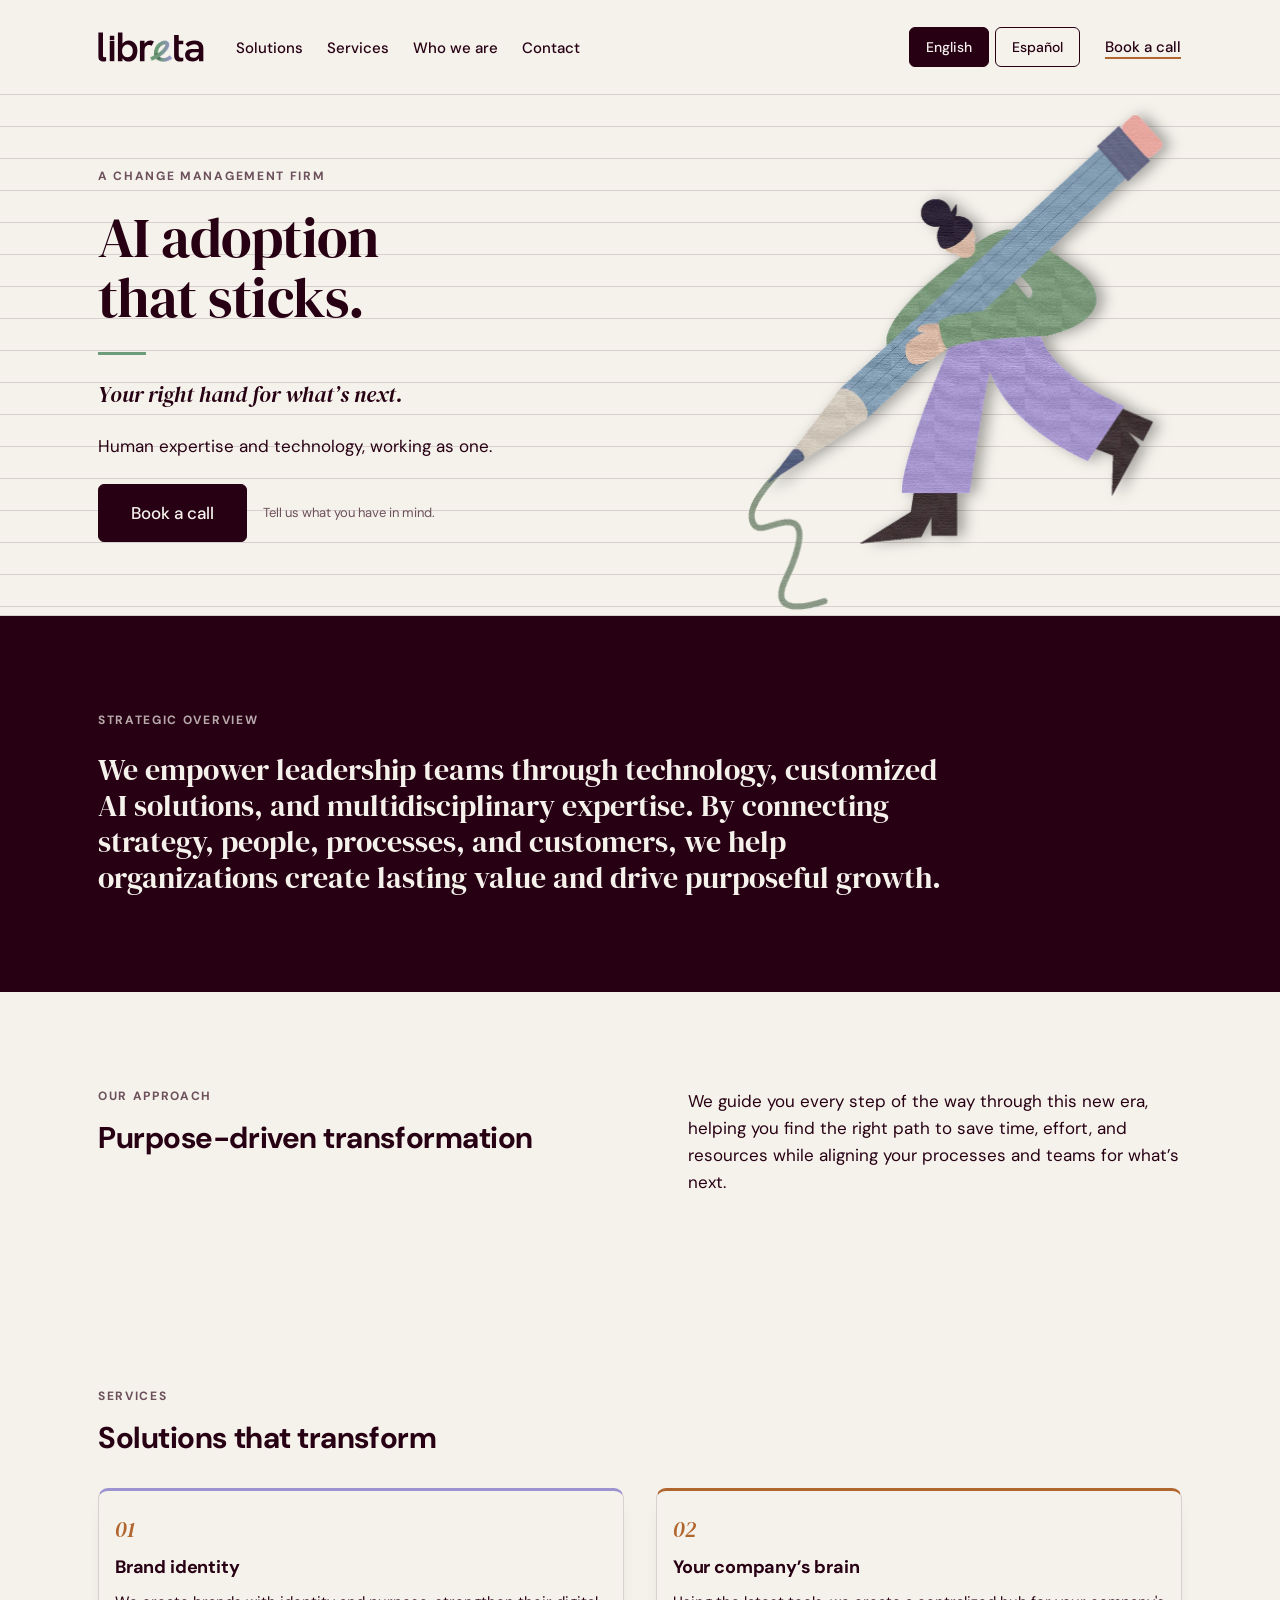
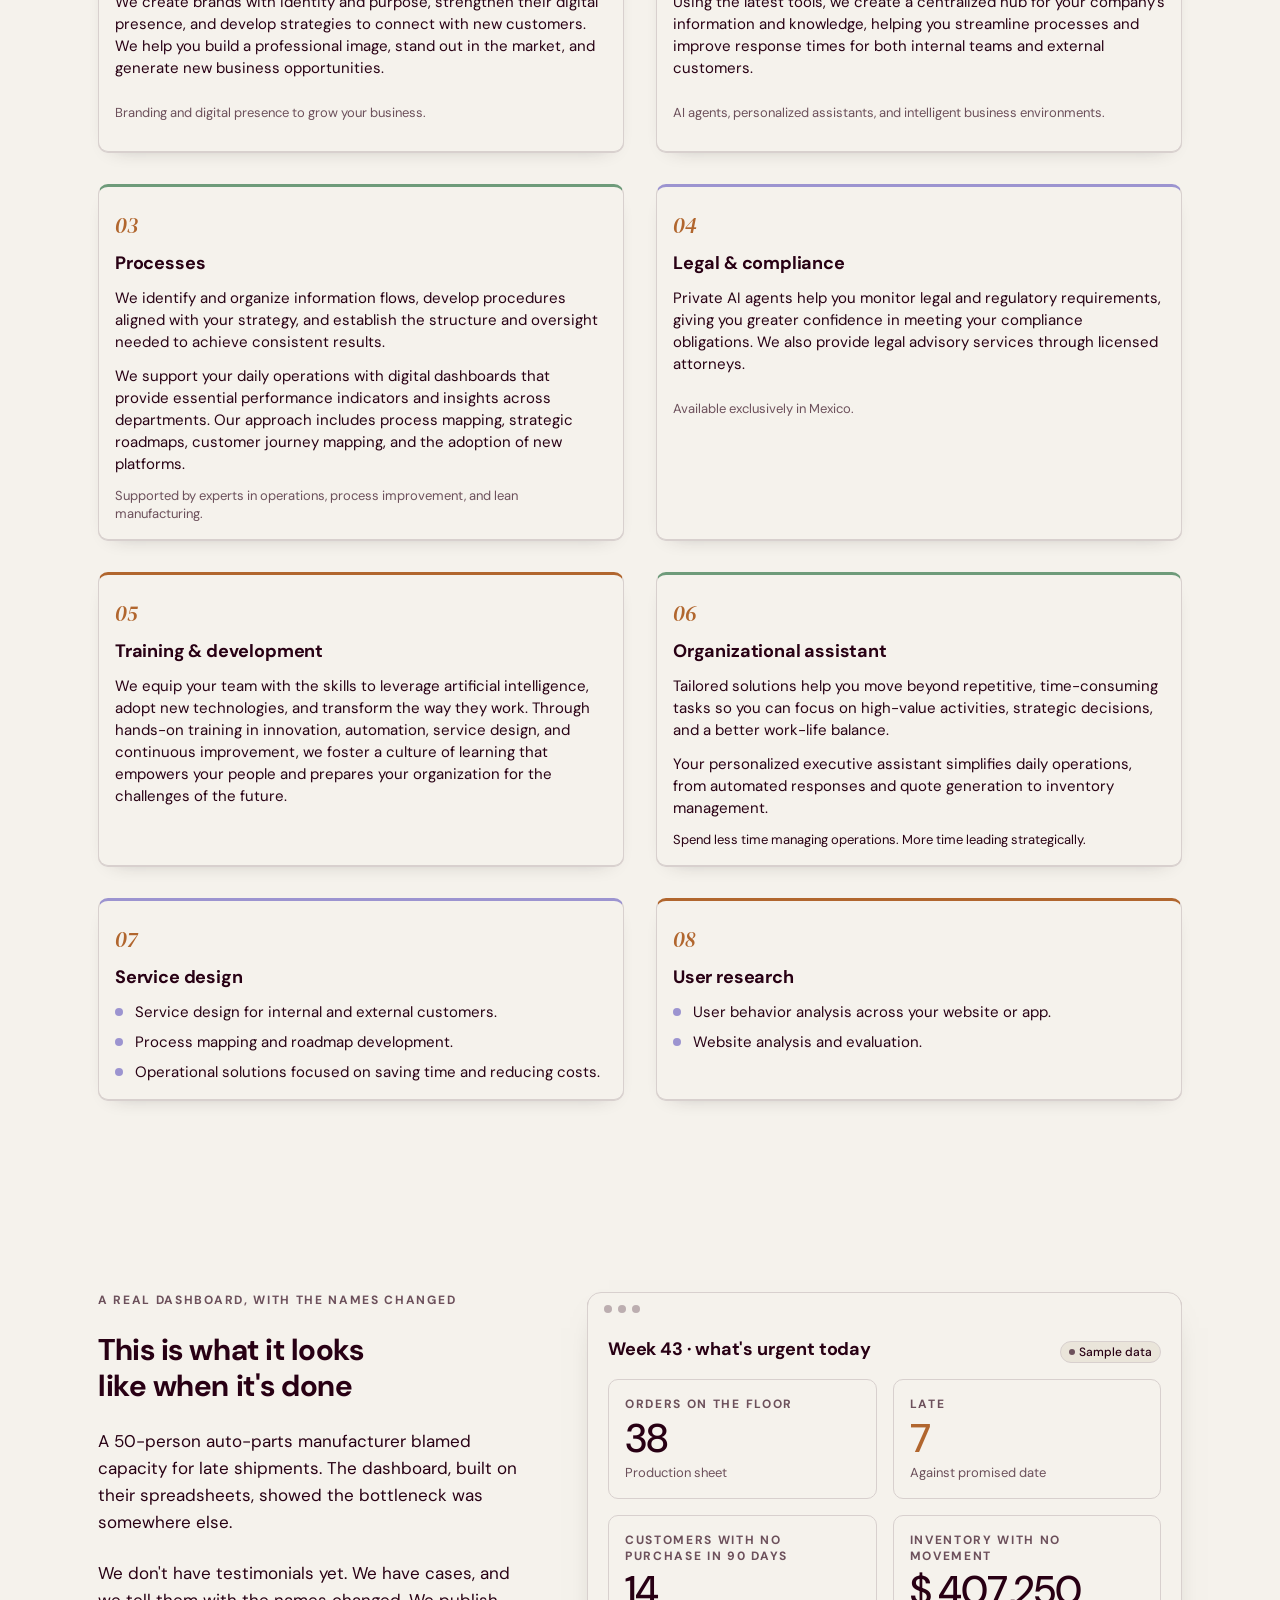
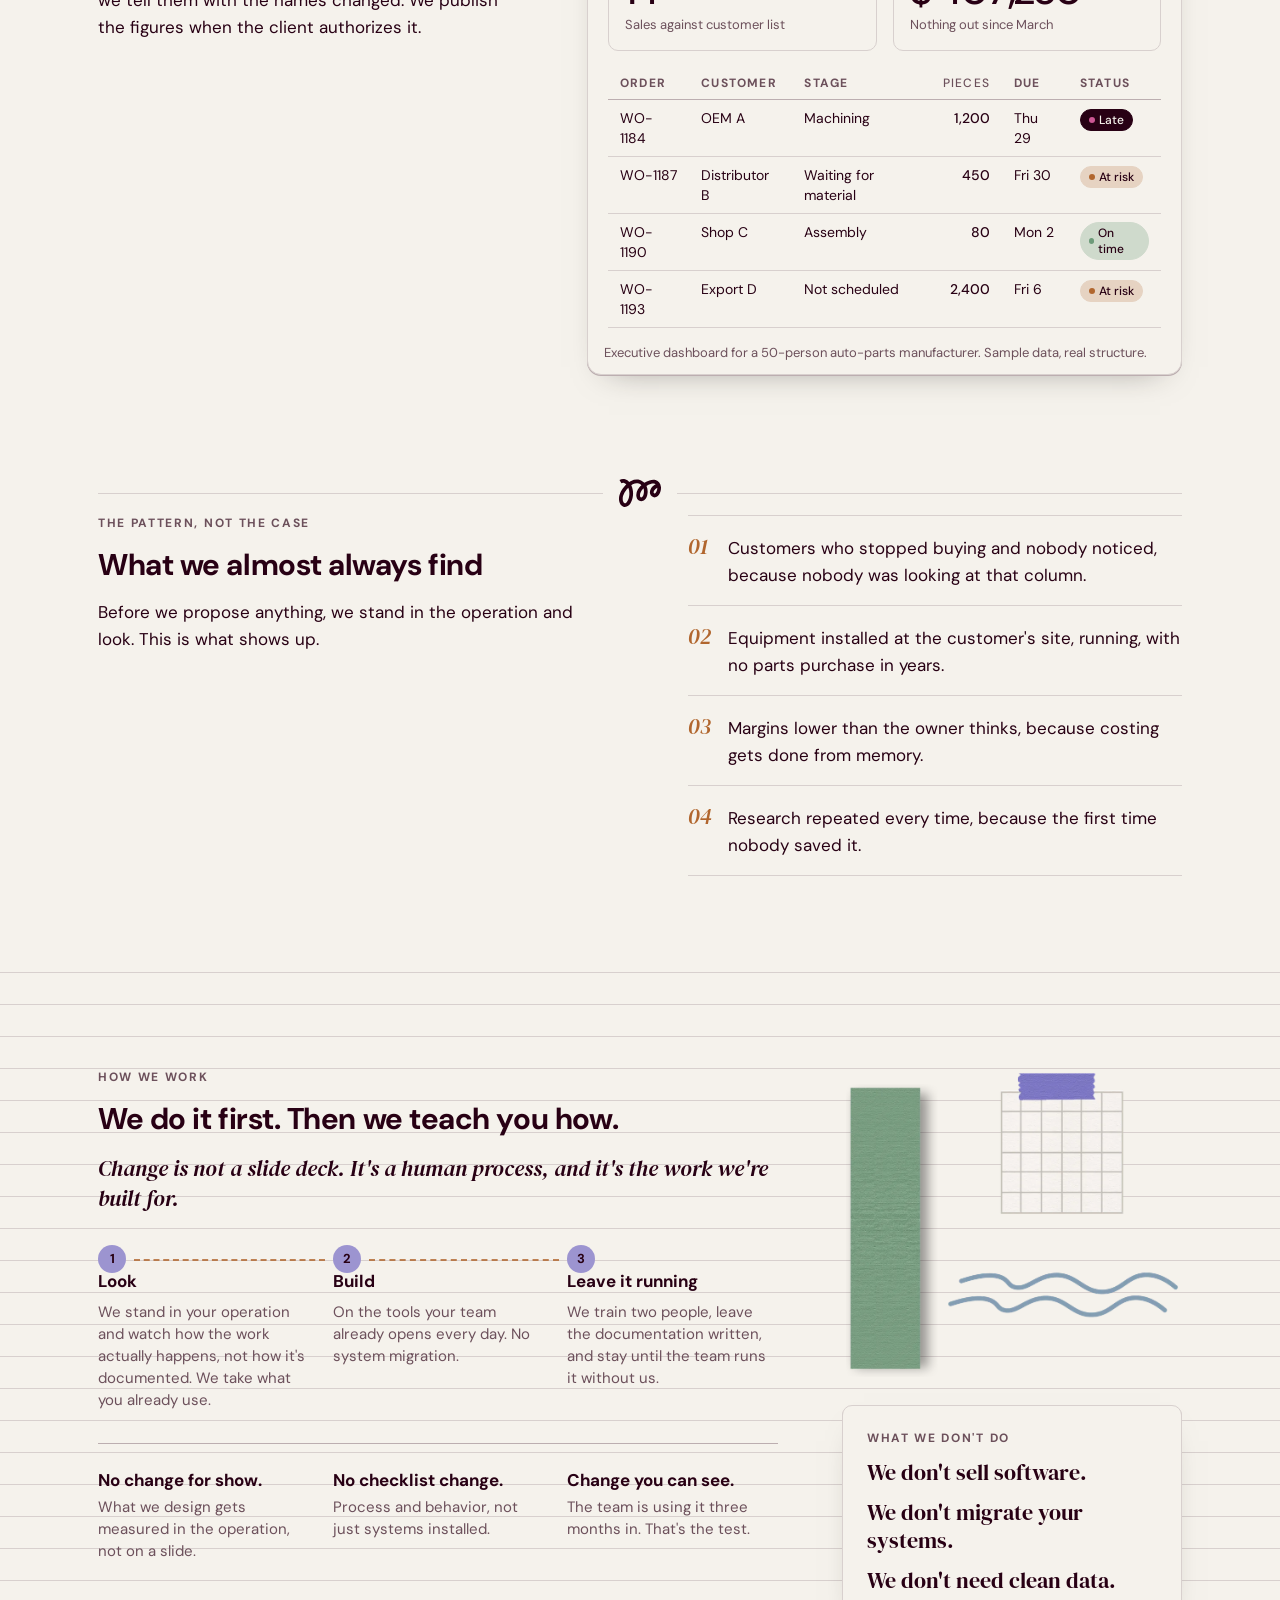
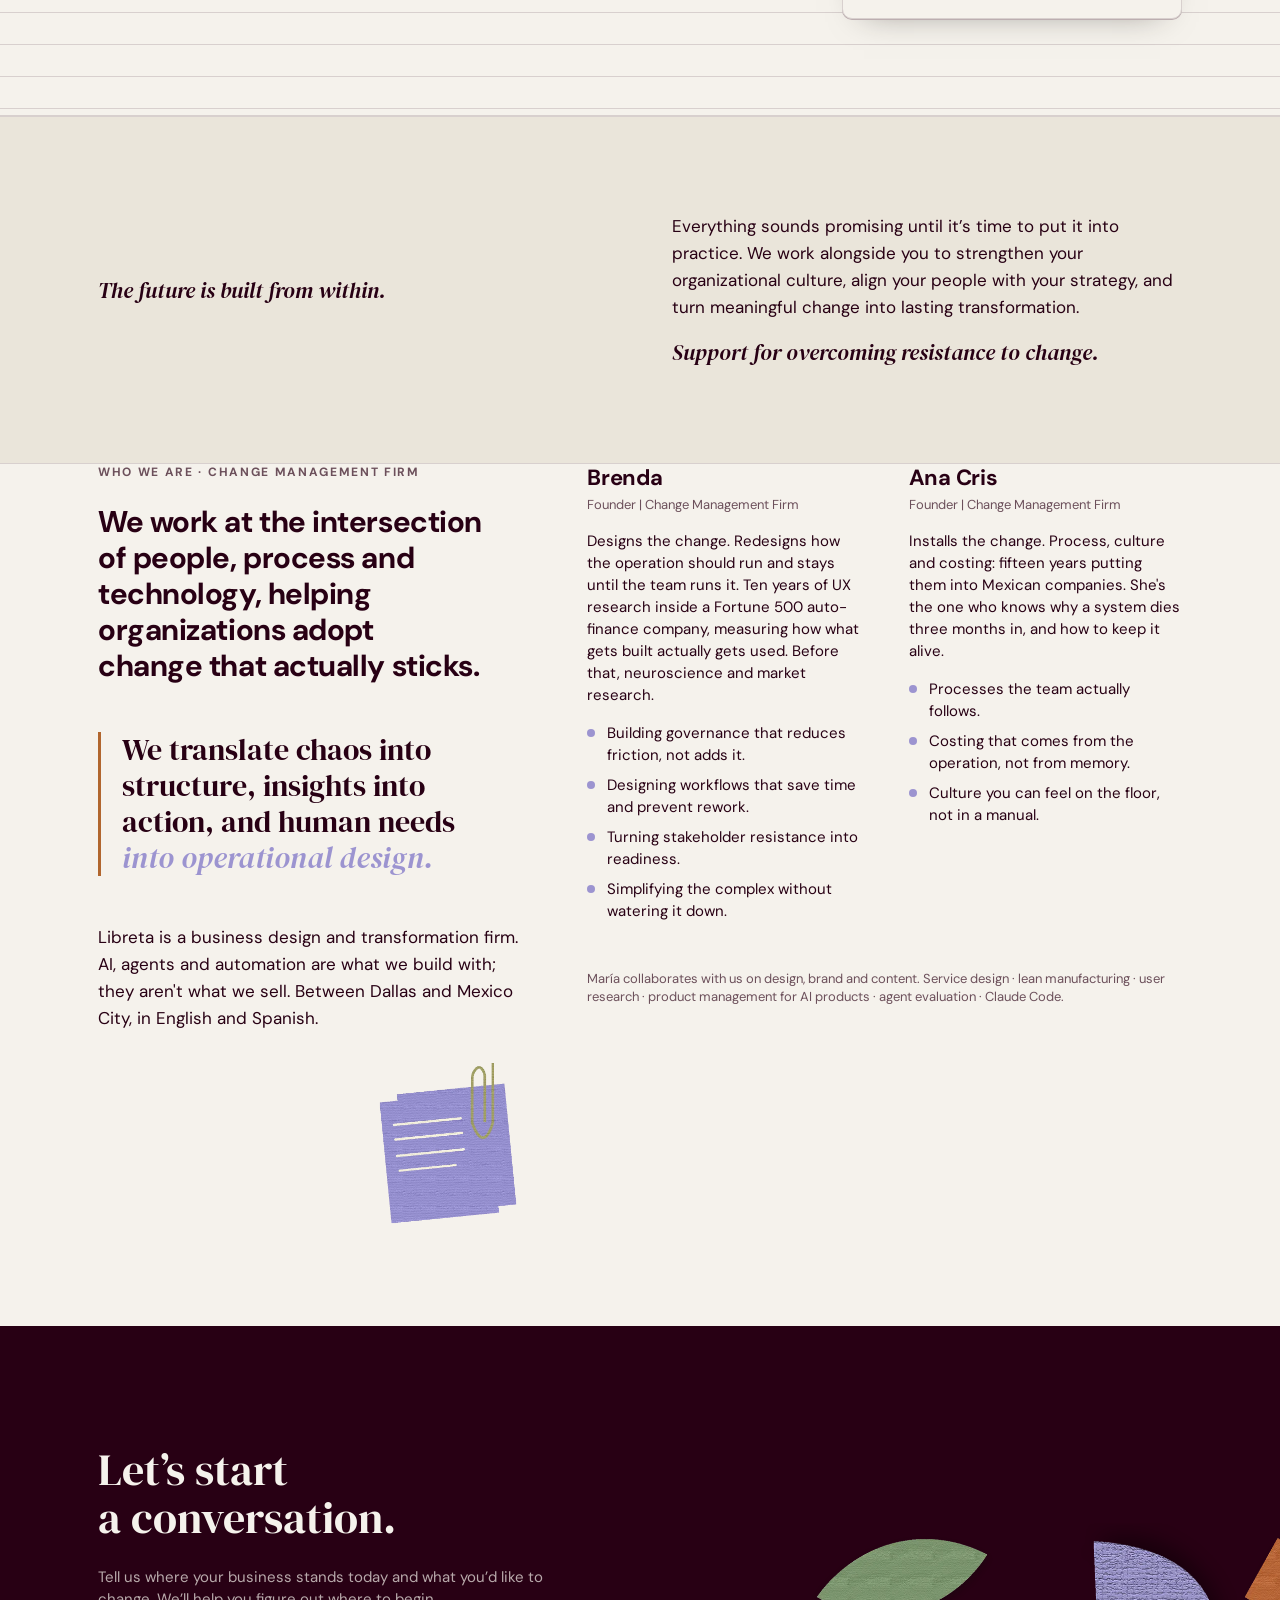
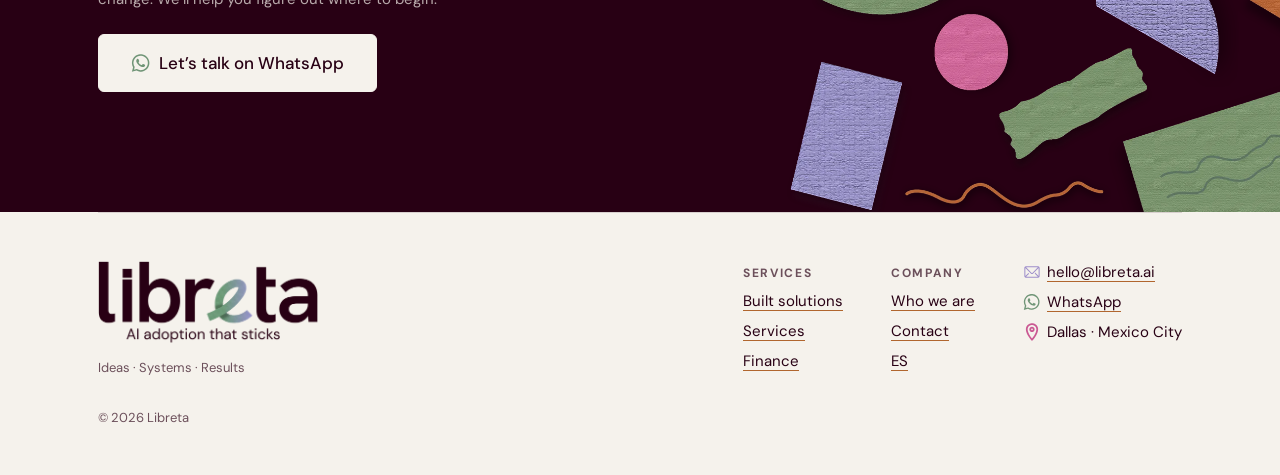
<file: index.html>
<!doctype html>
<html lang="en">
<head>
<meta charset="utf-8">
<meta name="viewport" content="width=device-width, initial-scale=1">
<title>Libreta | AI adoption that sticks</title>
<meta name="description" content="Human expertise and technology, working as one. A change management firm in Dallas and Mexico City: strategy, people, processes and customers, with AI where it helps.">
<meta name="theme-color" content="#f5f2ec">
<link rel="icon" type="image/png" sizes="32x32" href="assets/img/favicon-32.png">
<link rel="icon" type="image/png" sizes="192x192" href="assets/img/favicon-192.png">
<link rel="apple-touch-icon" href="assets/img/apple-touch-icon.png">
<link rel="preload" href="assets/fonts/DMSans-Variable.woff2" as="font" type="font/woff2" crossorigin>
<meta property="og:type" content="website">
<meta property="og:title" content="Libreta | AI adoption that sticks">
<meta property="og:description" content="Human expertise and technology, working as one. A change management firm in Dallas and Mexico City: strategy, people, processes and customers, with AI where it helps.">
<meta property="og:locale" content="en_US">
<link rel="canonical" href="https://libreta.ai/">
<link rel="alternate" hreflang="es-MX" href="https://libreta.ai/es/">
<link rel="alternate" hreflang="en" href="https://libreta.ai/">
<link rel="alternate" hreflang="x-default" href="https://libreta.ai/">
<meta property="og:url" content="https://libreta.ai/">
<meta property="og:image" content="https://libreta.ai/assets/img/og.png">
<meta name="twitter:card" content="summary_large_image">
<link rel="stylesheet" href="assets/css/bundle.css">
<link rel="stylesheet" href="assets/css/sitio.css">
<style>body{margin:0;background:#f5f2ec}</style>
</head>
<body>
<div class="pagina">
<a class="saltar" href="#contenido">Skip to content</a>
<header class="wrap">
  <nav class="nav" aria-label="Main">
    <a class="lb-logo" href="./" aria-label="Libreta, home"><svg class="lb-logo__svg" role="img" aria-label="Libreta" viewBox="454 788 3698 1050" focusable="false"><g fill="currentColor"><path d="M629.8 1821.9C583.5 1821.9 545 1807.7 514.2 1779.2C483.3 1750.8 467.9 1705.3 467.9 1642.6L467.9 801.4L628.4 801.4L628.4 1610.8C628.4 1633 633.4 1649.1 643.5 1659.3C653.6 1669.4 666.9 1674.4 683.3 1674.4C692 1674.4 700.9 1673.5 710 1671.5C719.2 1669.6 728.6 1667.2 738.2 1664.3L738.2 1800.2C719.9 1807.9 701.1 1813.4 681.8 1816.8C662.5 1820.2 645.2 1821.9 629.8 1821.9"/><path d="M867.8 919.7L1023.5 919.7L1023.5 1068.8L867.8 1068.8ZM867.8 919.7"/><path d="M865.4 1096.3L1025.8 1096.3L1025.8 1808.9L865.4 1808.9ZM865.4 1096.3"/><path d="M1483.6 1674.4C1521.1 1674.4 1554.1 1665.3 1582.6 1647C1611 1628.7 1632.9 1602.7 1648.3 1568.9C1663.7 1535.2 1671.5 1496.2 1671.5 1451.8C1671.5 1407.5 1663.7 1368.5 1648.3 1334.8C1632.9 1301 1611 1275 1582.6 1256.7C1554.1 1238.4 1521.1 1229.2 1483.6 1229.2C1446 1229.2 1412.9 1238.6 1384.5 1257.4C1356.1 1276.2 1334.2 1302.2 1318.8 1335.5C1303.3 1368.7 1295.6 1407.5 1295.6 1451.8C1295.6 1496.2 1303.3 1535.2 1318.8 1568.9C1334.2 1602.7 1356.1 1628.7 1384.5 1647C1412.9 1665.3 1446 1674.4 1483.6 1674.4M1522.6 1821.9C1484 1821.9 1447.6 1814.2 1413.4 1798.8C1379.2 1783.3 1349.6 1759.5 1324.5 1727.2C1299.5 1694.9 1280.7 1652.8 1268.2 1600.7L1310.1 1610.8L1310.1 1808.9L1151.1 1808.9L1151.1 801.4L1310.1 801.4L1310.1 1295.7L1274 1295.7C1283.6 1250.4 1300.2 1212.1 1323.8 1180.8C1347.4 1149.5 1376.3 1125.4 1410.6 1108.5C1444.8 1091.7 1482.1 1083.2 1522.6 1083.2C1580.4 1083.2 1632.7 1097.9 1679.4 1127.3C1726.1 1156.7 1763.5 1198.9 1791.4 1253.8C1819.4 1308.7 1833.4 1374.8 1833.4 1451.8C1833.4 1522.2 1820.6 1585.3 1795 1641.2C1769.5 1697.1 1733.6 1741.2 1687.4 1773.5C1641.1 1805.8 1586.2 1821.9 1522.6 1821.9"/><path d="M1921.2 1808.9L1921.2 1096.3L2083.1 1096.3L2083.1 1288.5L2052.8 1292.8C2057.6 1251.4 2071.6 1215 2094.7 1183.7C2117.8 1152.4 2146 1127.8 2179.2 1110C2212.5 1092.2 2245.5 1083.2 2278.3 1083.2C2301.4 1083.2 2323.5 1086.1 2344.8 1091.9C2365.9 1097.7 2388.1 1107.3 2411.2 1120.8L2333.2 1265.4C2322.6 1258.6 2308.8 1253.1 2292 1248.8C2275.1 1244.4 2259 1242.2 2243.6 1242.2C2223.3 1242.2 2203.3 1246.1 2183.6 1253.8C2163.8 1261.5 2146.2 1273.3 2130.8 1289.2C2115.4 1305.1 2103.8 1325.6 2096.1 1350.7C2091.3 1364.2 2087.7 1381.7 2085.3 1403.4C2082.9 1425.1 2081.7 1455.2 2081.7 1493.8L2081.7 1808.9ZM1921.2 1808.9"/><path d="M3993.2 1808.9L3981.7 1688.9L3981.7 1359.3C3981.7 1313.1 3967.7 1278.2 3939.8 1254.5C3911.8 1230.9 3872.8 1219.1 3822.7 1219.1C3784.1 1219.1 3746.3 1226.6 3709.2 1241.5C3672.1 1256.5 3638.1 1279.4 3607.3 1310.2L3517.7 1204.7C3563.9 1161.3 3613.1 1130.2 3665.1 1111.4C3717.2 1092.6 3774 1083.2 3835.7 1083.2C3932 1083.2 4007 1107.6 4060.4 1156.2C4113.9 1204.9 4140.7 1272.6 4140.7 1359.3L4140.7 1808.9ZM3772.1 1821.9C3719.1 1821.9 3672.1 1812.2 3631.1 1793C3590.2 1773.7 3558.4 1746.7 3535.8 1712C3513.1 1677.3 3501.8 1636.9 3501.8 1590.6C3501.8 1551.1 3510.2 1516.9 3527.1 1488C3543.9 1459.1 3565.9 1436.4 3592.8 1420C3616 1405.6 3642.9 1395.2 3673.8 1389C3704.6 1382.7 3736.9 1379.6 3770.6 1379.6L3994.7 1379.6L3994.7 1499.5L3793.8 1499.5C3776.4 1499.5 3759.1 1501.2 3741.7 1504.6C3724.4 1508 3709 1514 3695.5 1522.7C3685.8 1530.4 3677.9 1540 3671.6 1551.6C3665.3 1563.1 3662.2 1576.6 3662.2 1592C3662.2 1622.9 3674 1647.2 3697.6 1665C3721.2 1682.9 3752.8 1691.8 3792.3 1691.8C3827 1691.8 3858.6 1684.1 3887 1668.7C3915.4 1653.3 3938.3 1632 3955.7 1605.1C3973 1578.1 3981.7 1547.7 3981.7 1514L4030.8 1593.5C4019.3 1643.6 4000.9 1685.8 3975.9 1720C3950.8 1754.2 3921 1779.7 3886.3 1796.6C3851.6 1813.4 3813.5 1821.9 3772.1 1821.9"/><path d="M3279.8 1220.6L3279.8 1564.6C3279.8 1605.1 3285.8 1636.1 3297.8 1657.8C3309.9 1679.5 3331.8 1690.3 3363.6 1690.3C3373.2 1690.3 3384.5 1689.2 3397.6 1686.7C3410.6 1684.3 3424.3 1681.2 3438.7 1677.3L3438.7 1801.6C3419.5 1808.4 3400 1813.4 3380.2 1816.8C3360.4 1820.2 3340.5 1821.9 3320.2 1821.9C3284.5 1821.9 3251.1 1814.9 3219.8 1800.9C3188.4 1786.9 3163.6 1764.3 3145.3 1733C3127 1701.7 3117.9 1660.5 3117.9 1609.4L3117.9 890.3L3279.8 890.3L3279.8 1096.2L3438.7 1096.2L3438.7 1220.6ZM3279.8 1220.6"/></g><image href="assets/img/logotipo-e.webp" x="2270" y="1080" width="790" height="758"/></svg></a>
    <ul class="nav-links">
      <li><a href="solutions/">Solutions</a></li>
      <li><a href="./#servicios">Services</a></li>
      <li><a href="./#quienes">Who we are</a></li>
      <li><a href="./#puerta">Contact</a></li>
    </ul>
    <div class="nav-der">
      <div class="idioma" role="group" aria-label="Language / Idioma"><span class="idioma__op idioma__op--activo" aria-current="true">English</span><a class="idioma__op" href="es/" hreflang="es" lang="es">Español</a></div>
      <a class="lb-boton lb-boton--enlace" href="https://calendar.app.google/qMXoVizQ12oL8fDw6">Book a call</a>
    </div>
  </nav>
</header>
<main id="contenido">
<section id="inicio" class="papel-rayado" style="border-top: 1px solid var(--linea); border-bottom: 1px solid var(--linea);">
  <div class="wrap hero">
    <header class="lb-encabezado">
      <span class="lb-encabezado__eyebrow">A change management firm</span>
      <h1 class="lb-encabezado__frase">AI adoption that sticks.</h1>
      <div class="lb-encabezado__filete"></div>
      <p class="frase-cursiva">Your right hand for what’s next.</p>
      <p class="lb-encabezado__bajada">Human expertise and technology, working as one.</p>
      <div style="display: flex; flex-wrap: wrap; align-items: center; gap: var(--s4);">
        <a class="lb-boton lb-boton--grande" href="./#puerta">Book a call</a>
        <span class="nota">Tell us what you have in mind.</span>
      </div>
    </header>
    <div class="hero-arte" aria-hidden="true">
      <img src="assets/img/figura-con-lapiz.webp" alt="">
    </div>
  </div>
</section>



<section id="vision" class="sec" data-theme="tinta">
  <div class="wrap" style="display: flex; flex-direction: column; gap: var(--s5);">
    <p class="etiqueta">Strategic overview</p>
    <p class="frase" style="max-width: 900px;">We empower leadership teams through technology, customized AI solutions, and multidisciplinary expertise. By connecting strategy, people, processes, and customers, we help organizations create lasting value and drive purposeful growth.</p>
  </div>
</section>


<section id="propuesta" class="sec">
  <div class="wrap g2" style="gap: var(--s9); align-items: start;">
    <div style="display: flex; flex-direction: column; gap: var(--s4);">
      <p class="etiqueta">Our approach</p>
      <h2 class="titulo-2">Purpose-driven transformation</h2>
    </div>
    <p class="cuerpo">We guide you every step of the way through this new era, helping you find the right path to save time, effort, and resources while aligning your processes and teams for what’s next.</p>
  </div>
</section>


<section id="servicios" class="sec">
  <div class="wrap" style="display: flex; flex-direction: column; gap: var(--s6);">
    <div style="display: flex; flex-direction: column; gap: var(--s4);">
      <p class="etiqueta">Services</p>
      <h2 class="titulo-2">Solutions that transform</h2>
    </div>
    <div class="g2">
      <article class="svc svc--fijo"><span class="num">01</span><h3>Brand identity</h3><p class="cuerpo-ui">We create brands with identity and purpose, strengthen their digital presence, and develop strategies to connect with new customers. We help you build a professional image, stand out in the market, and generate new business opportunities.</p><div class="nota"><p>Branding and digital presence to grow your business.</p></div></article>
      <article class="svc svc--fijo svc--copper"><span class="num">02</span><h3>Your company’s brain</h3><p class="cuerpo-ui">Using the latest tools, we create a centralized hub for your company's information and knowledge, helping you streamline processes and improve response times for both internal teams and external customers.</p><div class="nota"><p>AI agents, personalized assistants, and intelligent business environments.</p></div></article>
      <article class="svc svc--fijo svc--verde"><span class="num">03</span><h3>Processes</h3><p class="cuerpo-ui">We identify and organize information flows, develop procedures aligned with your strategy, and establish the structure and oversight needed to achieve consistent results.</p><p class="cuerpo-ui">We support your daily operations with digital dashboards that provide essential performance indicators and insights across departments. Our approach includes process mapping, strategic roadmaps, customer journey mapping, and the adoption of new platforms.</p><p class="nota">Supported by experts in operations, process improvement, and lean manufacturing.</p></article>
      <article class="svc svc--fijo"><span class="num">04</span><h3>Legal &amp; compliance</h3><p class="cuerpo-ui">Private AI agents help you monitor legal and regulatory requirements, giving you greater confidence in meeting your compliance obligations. We also provide legal advisory services through licensed attorneys.</p><div style="font-size: 13px; line-height: 1.385; color: rgb(108, 80, 91)"><p>Available exclusively in Mexico.</p></div></article>
      <article class="svc svc--fijo svc--copper"><span class="num">05</span><h3>Training &amp; development</h3><p class="cuerpo-ui">We equip your team with the skills to leverage artificial intelligence, adopt new technologies, and transform the way they work. Through hands-on training in innovation, automation, service design, and continuous improvement, we foster a culture of learning that empowers your people and prepares your organization for the challenges of the future.</p></article>
      <article class="svc svc--fijo svc--verde"><span class="num">06</span><h3>Organizational assistant</h3><p class="cuerpo-ui">Tailored solutions help you move beyond repetitive, time-consuming tasks so you can focus on high-value activities, strategic decisions, and a better work-life balance.</p><p class="cuerpo-ui">Your personalized executive assistant simplifies daily operations, from automated responses and quote generation to inventory management.</p><p class="frase-cursiva" style="font-size: 13px; line-height: 1.39; font-weight: 400; letter-spacing: 0px; font-style: normal; font-family: &quot;DM Sans&quot;, system-ui, sans-serif">Spend less time managing operations. More time leading strategically.</p></article>
      <article class="svc svc--fijo"><span class="num">07</span><h3>Service design</h3><ul class="conocida"><li>Service design for internal and external customers.</li><li>Process mapping and roadmap development.</li><li>Operational solutions focused on saving time and reducing costs.</li></ul></article>
      <article class="svc svc--fijo svc--copper"><span class="num">08</span><h3>User research</h3><ul class="conocida"><li>User behavior analysis across your website or app.</li><li>Website analysis and evaluation.</li></ul></article>
    </div>
  </div>
</section>


<section id="prueba" class="sec">
  <div class="wrap prueba">
    <div style="display: flex; flex-direction: column; gap: var(--s5);">
      <p class="etiqueta">A real dashboard, with the names changed</p>
      <h2 class="titulo-2">This is what it looks like when it's done</h2>
      <p class="cuerpo">A 50-person auto-parts manufacturer blamed capacity for late shipments. The dashboard, built on their spreadsheets, showed the bottleneck was somewhere else.</p>
<p class="cuerpo">We don't have testimonials yet. We have cases, and we tell them with the names changed. We publish the figures when the client authorizes it.</p>
      
    </div>
    <figure class="lb-marco" style="margin: 0; display: flex; width: 100%;">
      <div class="lb-marco__barra"><i></i><i></i><i></i></div>
      <div style="display: flex; flex-direction: column; gap: var(--s4); padding: var(--s4) var(--s2) var(--s2);">
        <div style="display: flex; flex-wrap: wrap; justify-content: space-between; align-items: baseline; gap: var(--s3);">
          <span style="font: 700 18px/24px var(--font-texto); letter-spacing: -.01em;">Week 43 · what's urgent today</span>
          <span class="lb-chip">Sample data</span>
        </div>
        <div class="lb-tablero">
          <div class="lb-cifra"><span class="lb-cifra__etiqueta">Orders on the floor</span><span class="lb-cifra__valor">38</span><span class="lb-cifra__nota">Production sheet</span></div>
          <div class="lb-cifra"><span class="lb-cifra__etiqueta">Late</span><span class="lb-cifra__valor lb-cifra__valor--acento">7</span><span class="lb-cifra__nota">Against promised date</span></div>
          <div class="lb-cifra"><span class="lb-cifra__etiqueta">Customers with no purchase in 90 days</span><span class="lb-cifra__valor">14</span><span class="lb-cifra__nota">Sales against customer list</span></div>
          <div class="lb-cifra"><span class="lb-cifra__etiqueta">Inventory with no movement</span><span class="lb-cifra__valor">$ 407,250</span><span class="lb-cifra__nota">Nothing out since March</span></div>
        </div>
        <div class="tabla-box">
          <table class="lb-tabla lb-tabla--densa">
            <thead>
              <tr><th>Order</th><th>Customer</th><th>Stage</th><th class="num">Pieces</th><th>Due</th><th>Status</th></tr>
            </thead>
            <tbody>
              <tr><td>WO-1184</td><td>OEM A</td><td>Machining</td><td class="num">1,200</td><td>Thu 29</td><td><span class="lb-chip lb-chip--critico">Late</span></td></tr>
              <tr><td>WO-1187</td><td>Distributor B</td><td>Waiting for material</td><td class="num">450</td><td>Fri 30</td><td><span class="lb-chip lb-chip--aviso">At risk</span></td></tr>
              <tr><td>WO-1190</td><td>Shop C</td><td>Assembly</td><td class="num">80</td><td>Mon 2</td><td><span class="lb-chip lb-chip--bien">On time</span></td></tr>
              <tr><td>WO-1193</td><td>Export D</td><td>Not scheduled</td><td class="num">2,400</td><td>Fri 6</td><td><span class="lb-chip lb-chip--aviso">At risk</span></td></tr>
            </tbody>
          </table>
        </div>
      </div>
      <figcaption class="lb-marco__pie">Executive dashboard for a 50-person auto-parts manufacturer. Sample data, real structure.</figcaption>
    </figure>
  </div>
</section>

<div class="wrap"><div class="divisor" aria-hidden="true"><img src="assets/img/isotipo-espiral-tinta.svg" alt=""></div></div>


<section id="hallazgos" class="sec" style="padding-top: 0;">
  <div class="wrap g2" style="gap: var(--s9); align-items: start;">
    <div style="display: flex; flex-direction: column; gap: var(--s4);">
      <p class="etiqueta">The pattern, not the case</p>
      <h2 class="titulo-2">What we almost always find</h2>
      <p class="cuerpo">Before we propose anything, we stand in the operation and look. This is what shows up.</p>
    </div>
    <ul class="lb-hallazgos" style="max-width: none;">
      <li><i>01</i><span>Customers who stopped buying and nobody noticed, because nobody was looking at that column.</span></li>
      <li><i>02</i><span>Equipment installed at the customer's site, running, with no parts purchase in years.</span></li>
      <li><i>03</i><span>Margins lower than the owner thinks, because costing gets done from memory.</span></li>
      <li><i>04</i><span>Research repeated every time, because the first time nobody saved it.</span></li>
      </ul>
  </div>
</section>


<section id="como" class="papel-rayado" style="border-top: 1px solid var(--linea); border-bottom: 1px solid var(--linea); padding: var(--s9) 0;">
  <div class="wrap como-grid">
    <div style="display: flex; flex-direction: column; gap: var(--s6);">
      <div style="display: flex; flex-direction: column; gap: var(--s4);">
        <p class="etiqueta">How we work</p>
        <h2 class="titulo-2">We do it first. Then we teach you how.</h2>
        <p class="frase-cursiva">Change is not a slide deck. It's a human process, and it's the work we're built for.</p>
      </div>
      <ol class="lb-pasos">
        <li><b>Look</b><span>We stand in your operation and watch how the work actually happens, not how it's documented. We take what you already use.</span></li>
        <li><b>Build</b><span>On the tools your team already opens every day. No system migration.</span></li>
        <li><b>Leave it running</b><span>We train two people, leave the documentation written, and stay until the team runs it without us.</span></li>
      </ol>
      <div class="g3" style="gap: var(--s5); padding-top: var(--s5); border-top: 1px solid var(--linea-fuerte);">
        <div style="display: flex; flex-direction: column; gap: var(--s1);"><b style="font: 700 17px/24px var(--font-texto);">No change for show.</b><span class="cuerpo-ui" style="color: var(--texto-suave);">What we design gets measured in the operation, not on a slide.</span></div>
        <div style="display: flex; flex-direction: column; gap: var(--s1);"><b style="font: 700 17px/24px var(--font-texto);">No checklist change.</b><span class="cuerpo-ui" style="color: var(--texto-suave);">Process and behavior, not just systems installed.</span></div>
        <div style="display: flex; flex-direction: column; gap: var(--s1);"><b style="font: 700 17px/24px var(--font-texto);">Change you can see.</b><span class="cuerpo-ui" style="color: var(--texto-suave);">The team is using it three months in. That's the test.</span></div>
      </div>
      
    </div>
    <div style="display: flex; flex-direction: column; gap: var(--s5);">
      <img class="ilu" src="assets/img/aplicacion-en-layouts.webp" alt="" style="width: 100%; height: auto;">
      <div class="hoja" style="padding: var(--s5); display: flex; flex-direction: column; gap: var(--s3);">
        <p class="etiqueta">What we don't do</p>
        <ul class="no-lista" style="gap: var(--s3);">
          <li style="font-size: 22px; line-height: 28px;">We don't sell software.</li>
          <li style="font-size: 22px; line-height: 28px;">We don't migrate your systems.</li>
          <li style="font-size: 22px; line-height: 28px;">We don't need clean data.</li>
        </ul>
      </div>
    </div>
  </div>
</section>


<section id="cierre" style="background: var(--superficie-alt); border-top: 1px solid var(--linea); border-bottom: 1px solid var(--linea); padding: var(--s9) 0;">
  <div class="wrap g2" style="gap: var(--s8); align-items: center;">
    <h2 class="frase-cursiva">The future is built from within.</h2>
    <div style="display: flex; flex-direction: column; gap: var(--s4);">
      <p class="cuerpo">Everything sounds promising until it’s time to put it into practice. We work alongside you to strengthen your organizational culture, align your people with your strategy, and turn meaningful change into lasting transformation.</p>
      <p class="frase-cursiva">Support for overcoming resistance to change.</p>
    </div>
  </div>
</section>


<section id="quienes" class="sec" style="padding-top: 0;">
  <div class="wrap equipo">
    <div style="display: flex; flex-direction: column; gap: var(--s5);">
      <p class="etiqueta">Who we are · Change management firm</p>
      <h2 class="titulo-2">We work at the intersection of people, process and technology, helping organizations adopt change that actually sticks.</h2>
      <blockquote class="lb-cita" style="padding-left: var(--s5);">
        <p>We translate chaos into structure, insights into action, and human needs <em>into operational design.</em></p>
      </blockquote>
      <p class="cuerpo">Libreta is a business design and transformation firm. AI, agents and automation are what we build with; they aren't what we sell. Between Dallas and Mexico City, in English and Spanish.</p>
      <img class="ilu" src="assets/img/postit-con-clip.webp" alt="" style="width: 150px; height: auto; align-self: flex-end;">
    </div>
    <div class="g2" style="gap: var(--s7);">
      <div style="display: flex; flex-direction: column; gap: var(--s4);">
        <div style="display: flex; flex-direction: column; gap: var(--s1);"><h3 class="titulo-3">Brenda</h3><span class="nota">Founder | Change Management Firm</span></div>
        <p class="cuerpo-ui">Designs the change. Redesigns how the operation should run and stays until the team runs it. Ten years of UX research inside a Fortune 500 auto-finance company, measuring how what gets built actually gets used. Before that, neuroscience and market research.</p>
        <ul class="conocida">
          <li>Building governance that reduces friction, not adds it.</li>
          <li>Designing workflows that save time and prevent rework.</li>
          <li>Turning stakeholder resistance into readiness.</li>
          <li>Simplifying the complex without watering it down.</li>
        </ul>
      </div>
      <div style="display: flex; flex-direction: column; gap: var(--s4);">
        <div style="display: flex; flex-direction: column; gap: var(--s1);"><h3 class="titulo-3">Ana Cris</h3><span class="nota">Founder | Change Management Firm</span></div>
        <p class="cuerpo-ui">Installs the change. Process, culture and costing: fifteen years putting them into Mexican companies. She's the one who knows why a system dies three months in, and how to keep it alive.</p>
        <ul class="conocida">
          <li>Processes the team actually follows.</li>
          <li>Costing that comes from the operation, not from memory.</li>
          <li>Culture you can feel on the floor, not in a manual.</li>
        </ul>
      </div>
      <p class="nota" style="grid-column: 1 / -1;">María collaborates with us on design, brand and content. Service design · lean manufacturing · user research · product management for AI products · agent evaluation · Claude Code.</p>
    </div>
  </div>
</section>








<section id="puerta" class="puerta-sec" data-theme="tinta">
  <img class="puerta-arte" src="assets/img/patrones-motivos.webp" alt="" aria-hidden="true">
  <div class="wrap">
    <section class="lb-puerta" style="background: transparent;">
      <h2 class="lb-puerta__frase">Let’s start a conversation.</h2>
      <p class="lb-puerta__nota">Tell us where your business stands today and what you’d like to change. We’ll help you figure out where to begin.</p>
      <a class="lb-boton lb-boton--grande boton-wa" href="https://wa.me/14696051751?text=Hi%2C%20I%27d%20like%20to%20talk%20about%20something%20that%27s%20breaking%20in%20my%20operation."><img src="assets/img/whatsapp.svg" alt="" width="20" height="20">Let’s talk on WhatsApp</a>
    </section>
  </div>
</section>
</main>
<footer class="wrap">
  <div class="footer">
    <div style="display: flex; flex-direction: column; gap: var(--s4);">
      <a href="./" aria-label="Libreta. AI adoption that sticks" style="display: inline-block; line-height: 0;"><img src="assets/img/libreta-logotipo-tagline.webp" alt="" width="220" height="74" style="width: 220px; height: auto; display: block;"></a>
      <p class="nota">Ideas · Systems · Results</p>
    </div>
    <div style="display: flex; gap: var(--s7); flex-wrap: wrap;">
      <ul><li><span class="etiqueta">Services</span></li><li><a href="solutions/">Built solutions</a></li><li><a href="./#servicios">Services</a></li><li><a href="finance/">Finance</a></li></ul>
      <ul><li><span class="etiqueta">Company</span></li><li><a href="./#quienes">Who we are</a></li><li><a href="./#puerta">Contact</a></li><li><a href="es/" hreflang="es" lang="es">ES</a></li></ul>
      <ul class="contactos" style="flex-direction: column; gap: var(--s2);">
<li><img src="assets/img/correo.svg" alt="" width="18" height="18"><a href="mailto:hello@libreta.ai">hello@libreta.ai</a></li>
<li><img src="assets/img/whatsapp.svg" alt="" width="18" height="18"><a href="https://wa.me/14696051751?text=Hi%2C%20I%27d%20like%20to%20talk%20about%20something%20that%27s%20breaking%20in%20my%20operation.">WhatsApp</a></li>

<li><img src="assets/img/ubicacion.svg" alt="" width="18" height="18"><span>Dallas · Mexico City</span></li>
</ul>
    </div>
    <p class="nota" style="flex-basis: 100%;">© 2026 Libreta</p>
  </div>
</footer>
</div>
<nav class="barra-fija" aria-label="Quick contact">
<a class="lb-boton lb-boton--secundario" href="https://wa.me/14696051751?text=Hi%2C%20I%27d%20like%20to%20talk%20about%20something%20that%27s%20breaking%20in%20my%20operation.">WhatsApp</a>
<a class="lb-boton" href="https://calendar.app.google/qMXoVizQ12oL8fDw6">Book a call</a>
</nav>

</body>
</html>
</file>
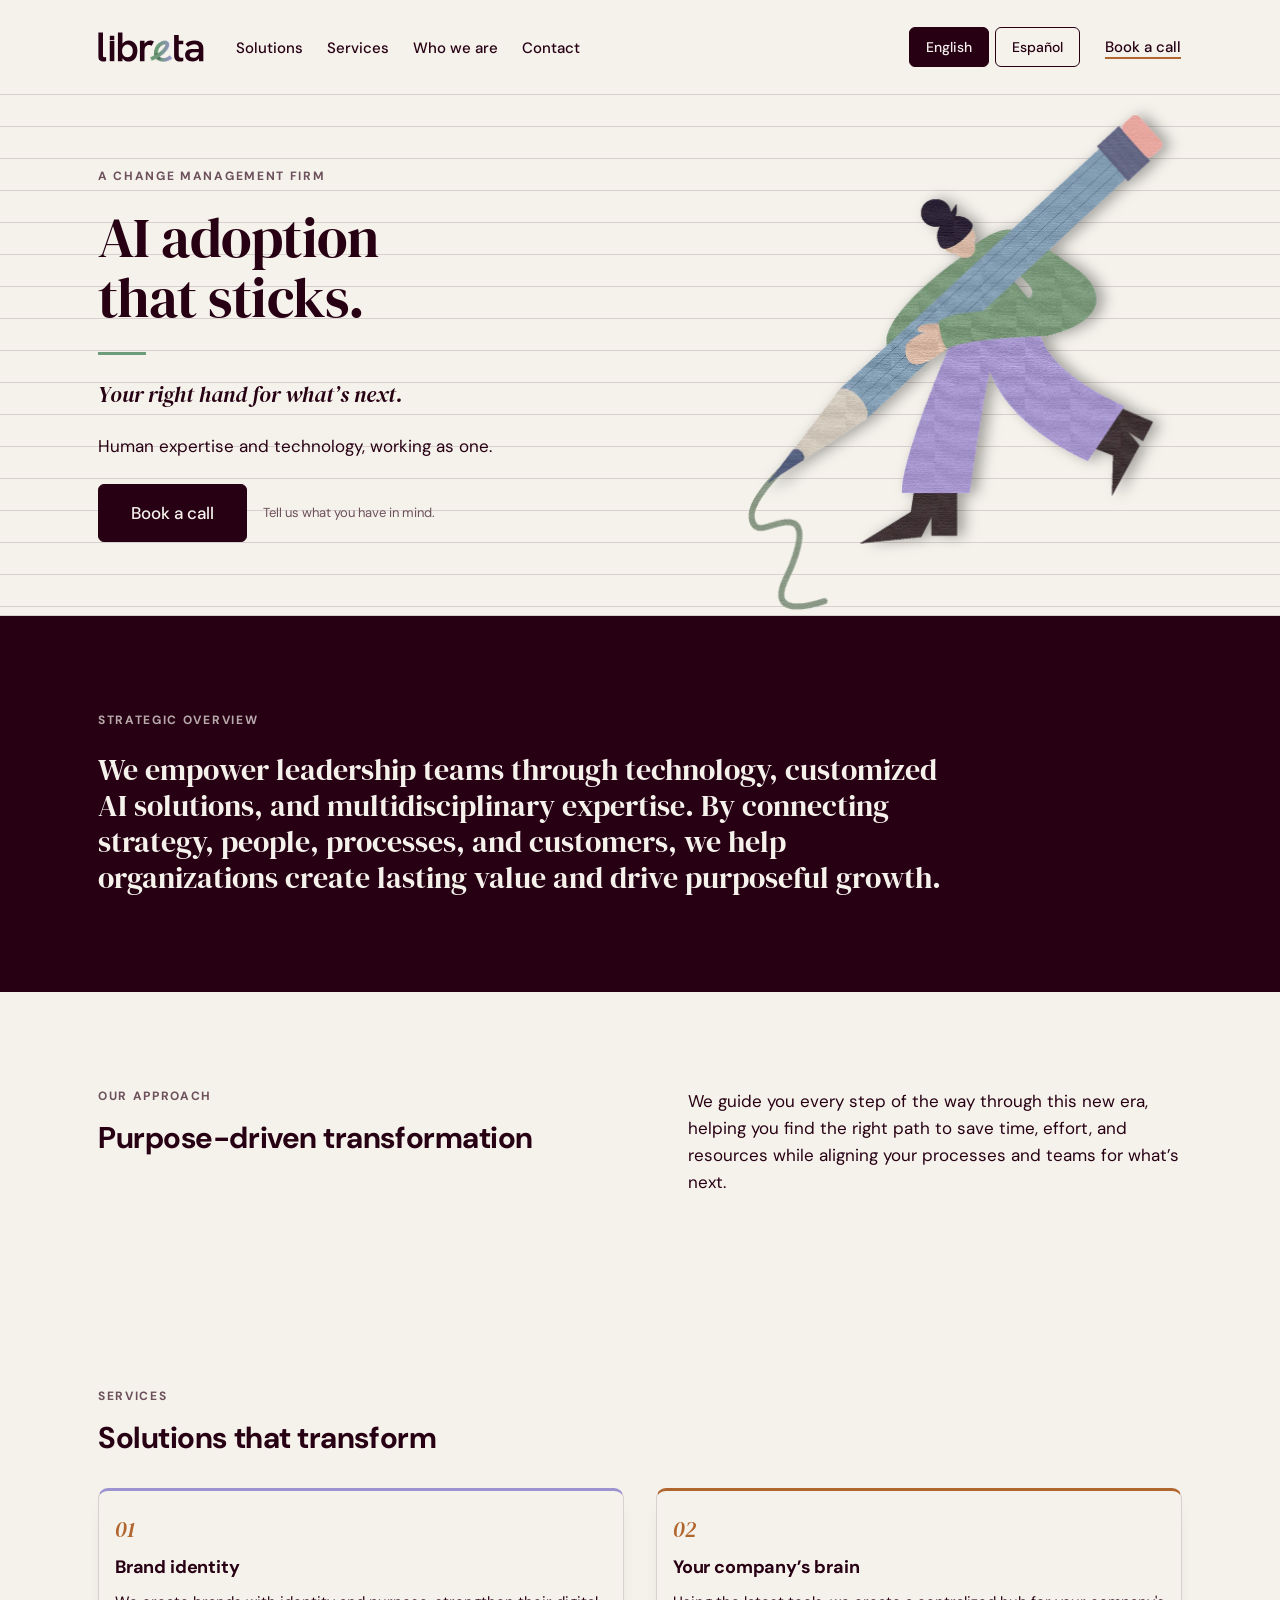
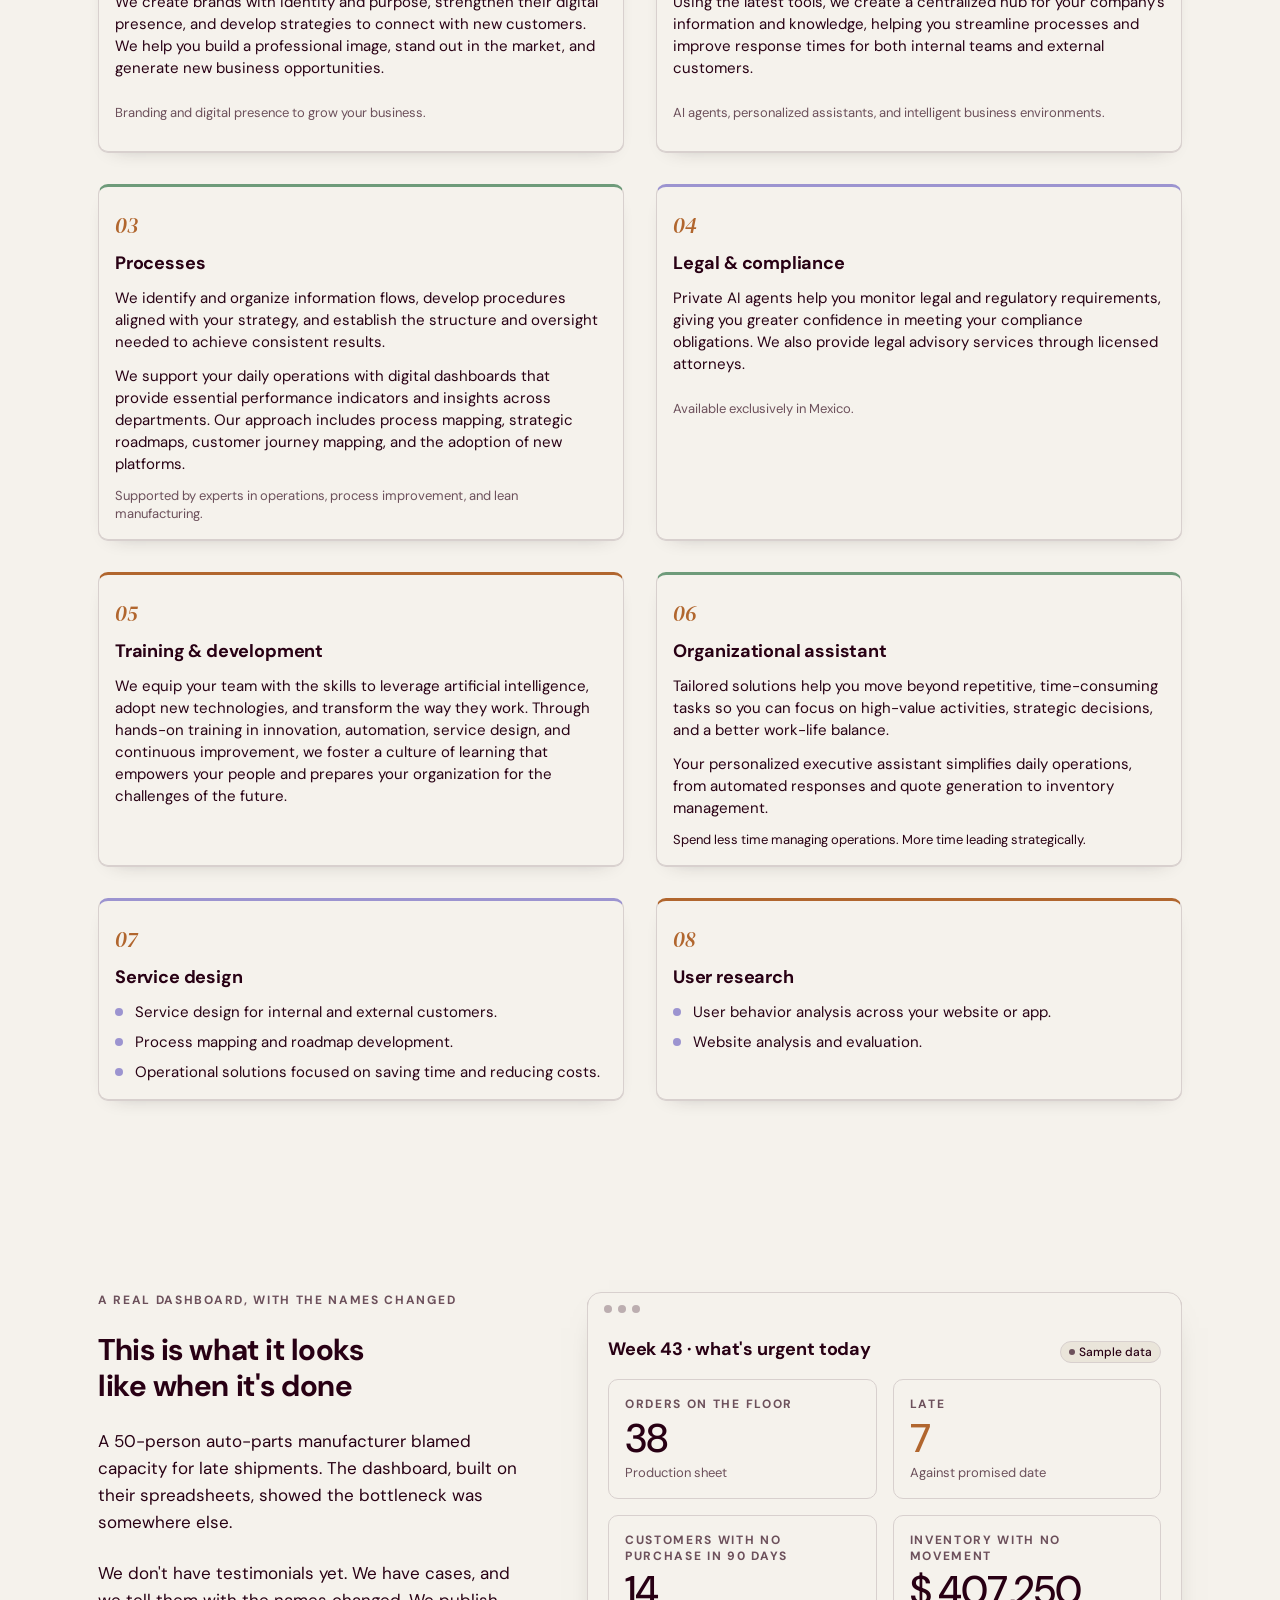
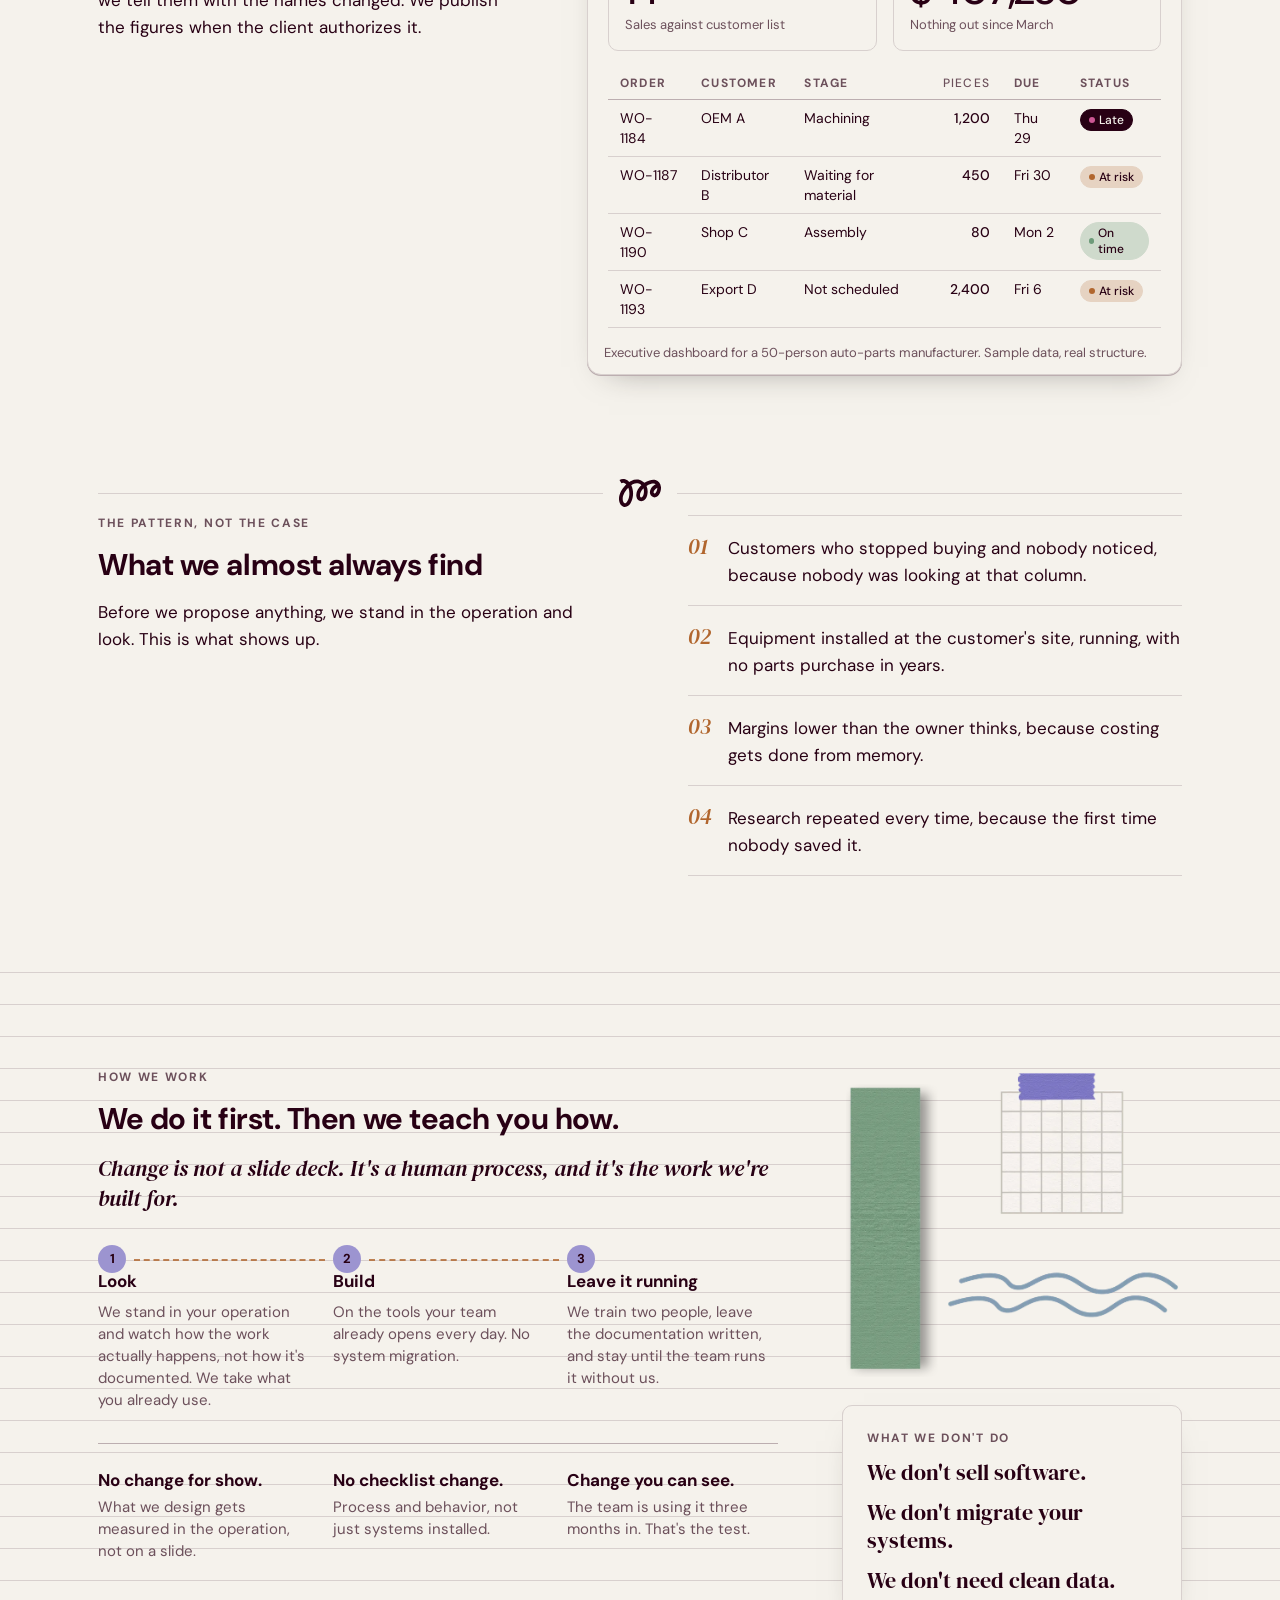
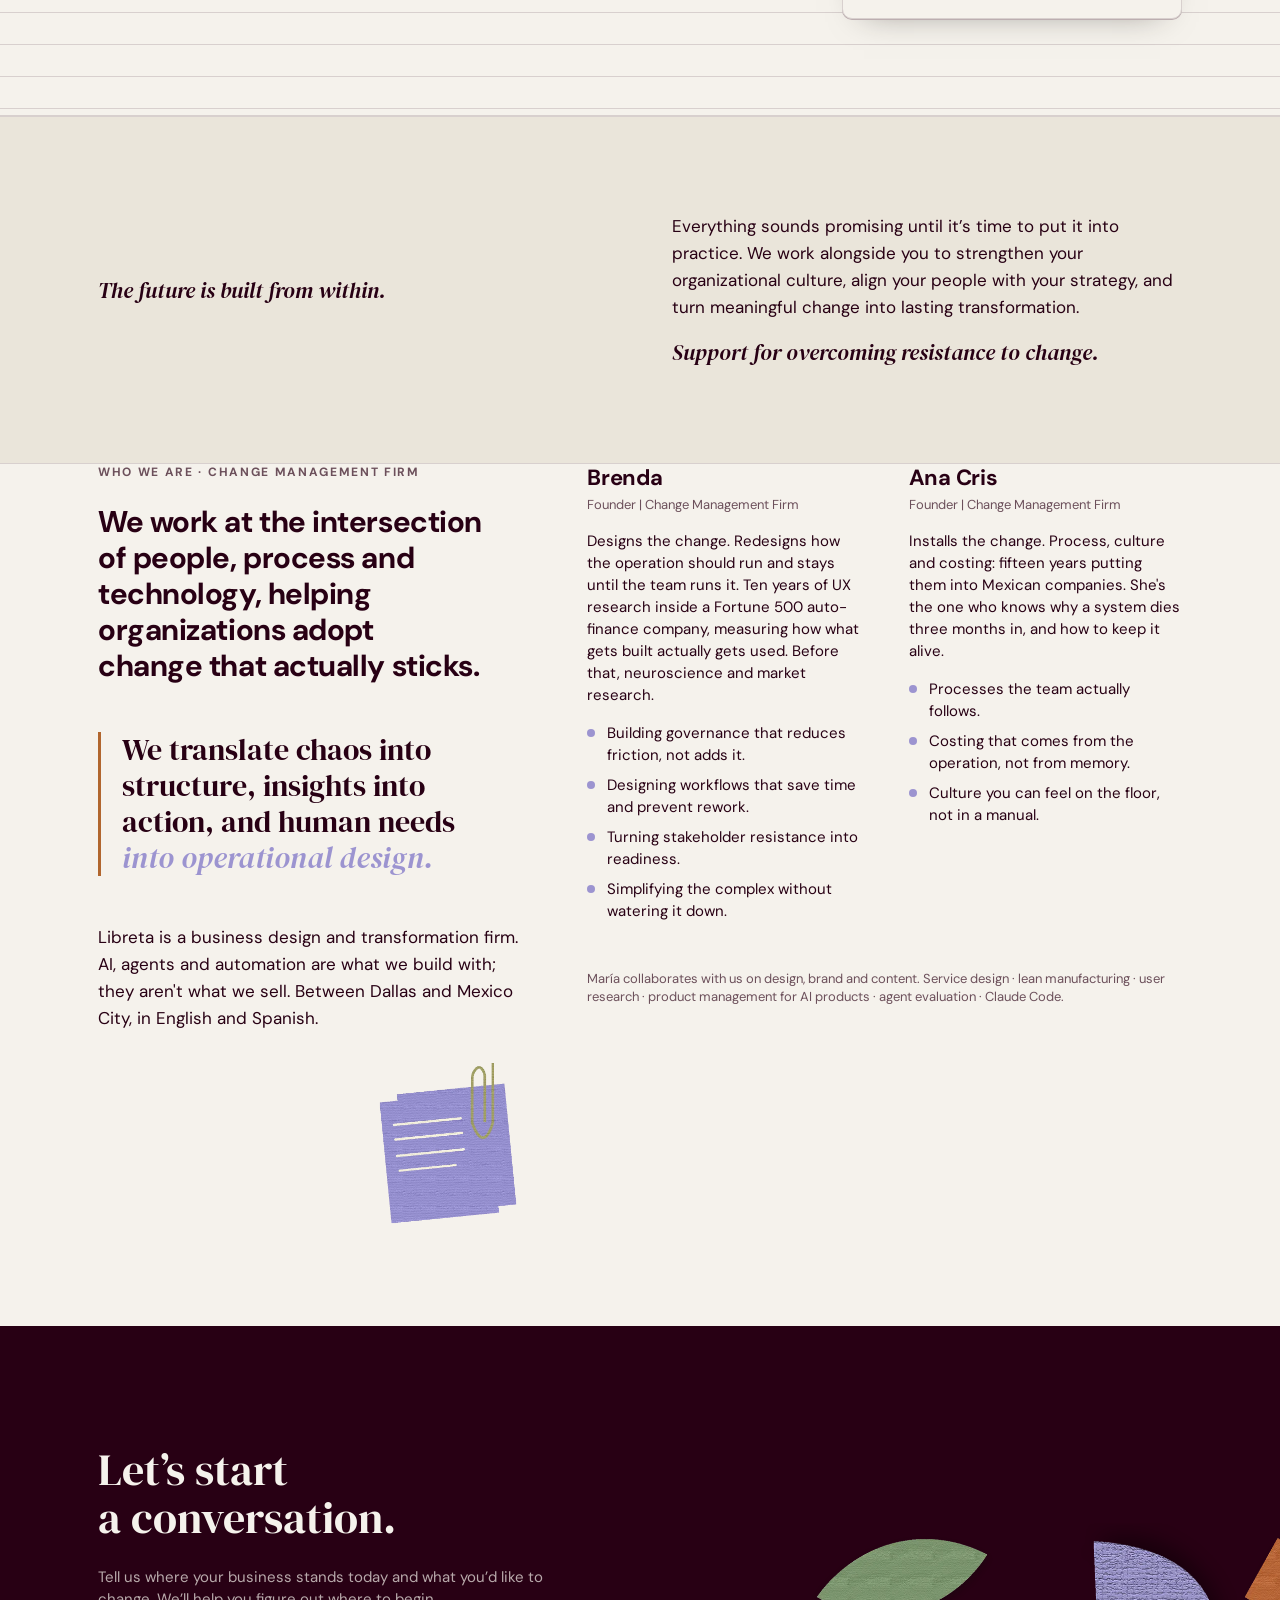
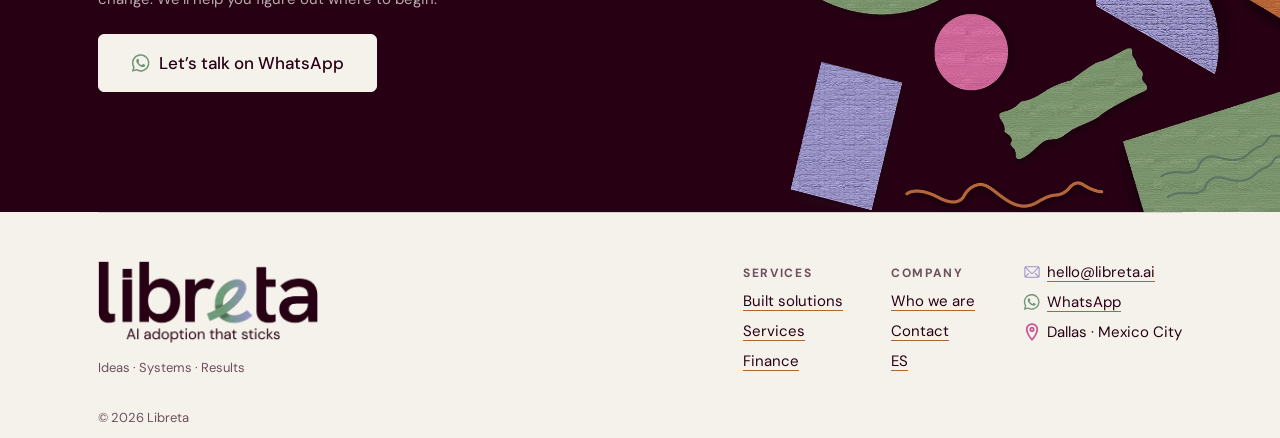
<file: en/index.html>
<!doctype html><meta charset="utf-8"><title>Libreta</title><meta name="robots" content="noindex"><link rel="canonical" href="https://libreta.ai/"><meta http-equiv="refresh" content="0; url=/"><a href="/">libreta.ai/</a>
</file>
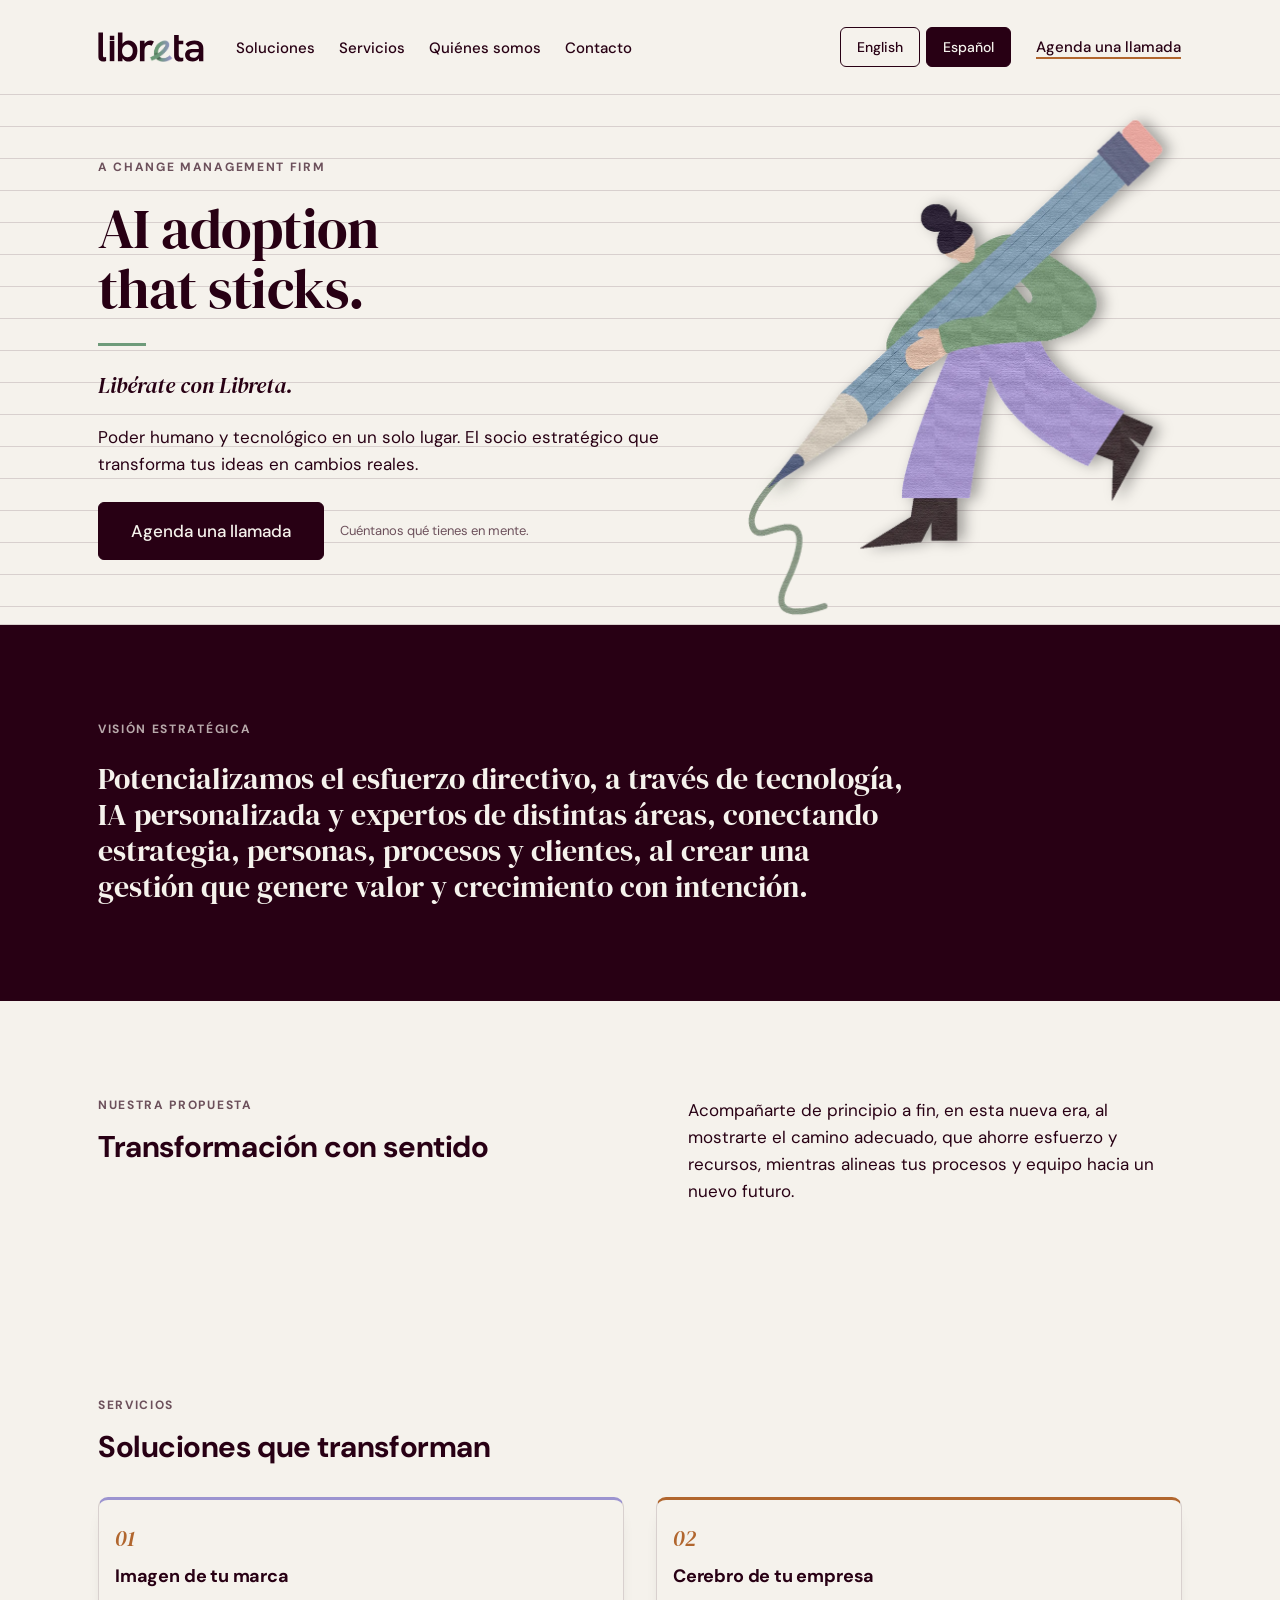
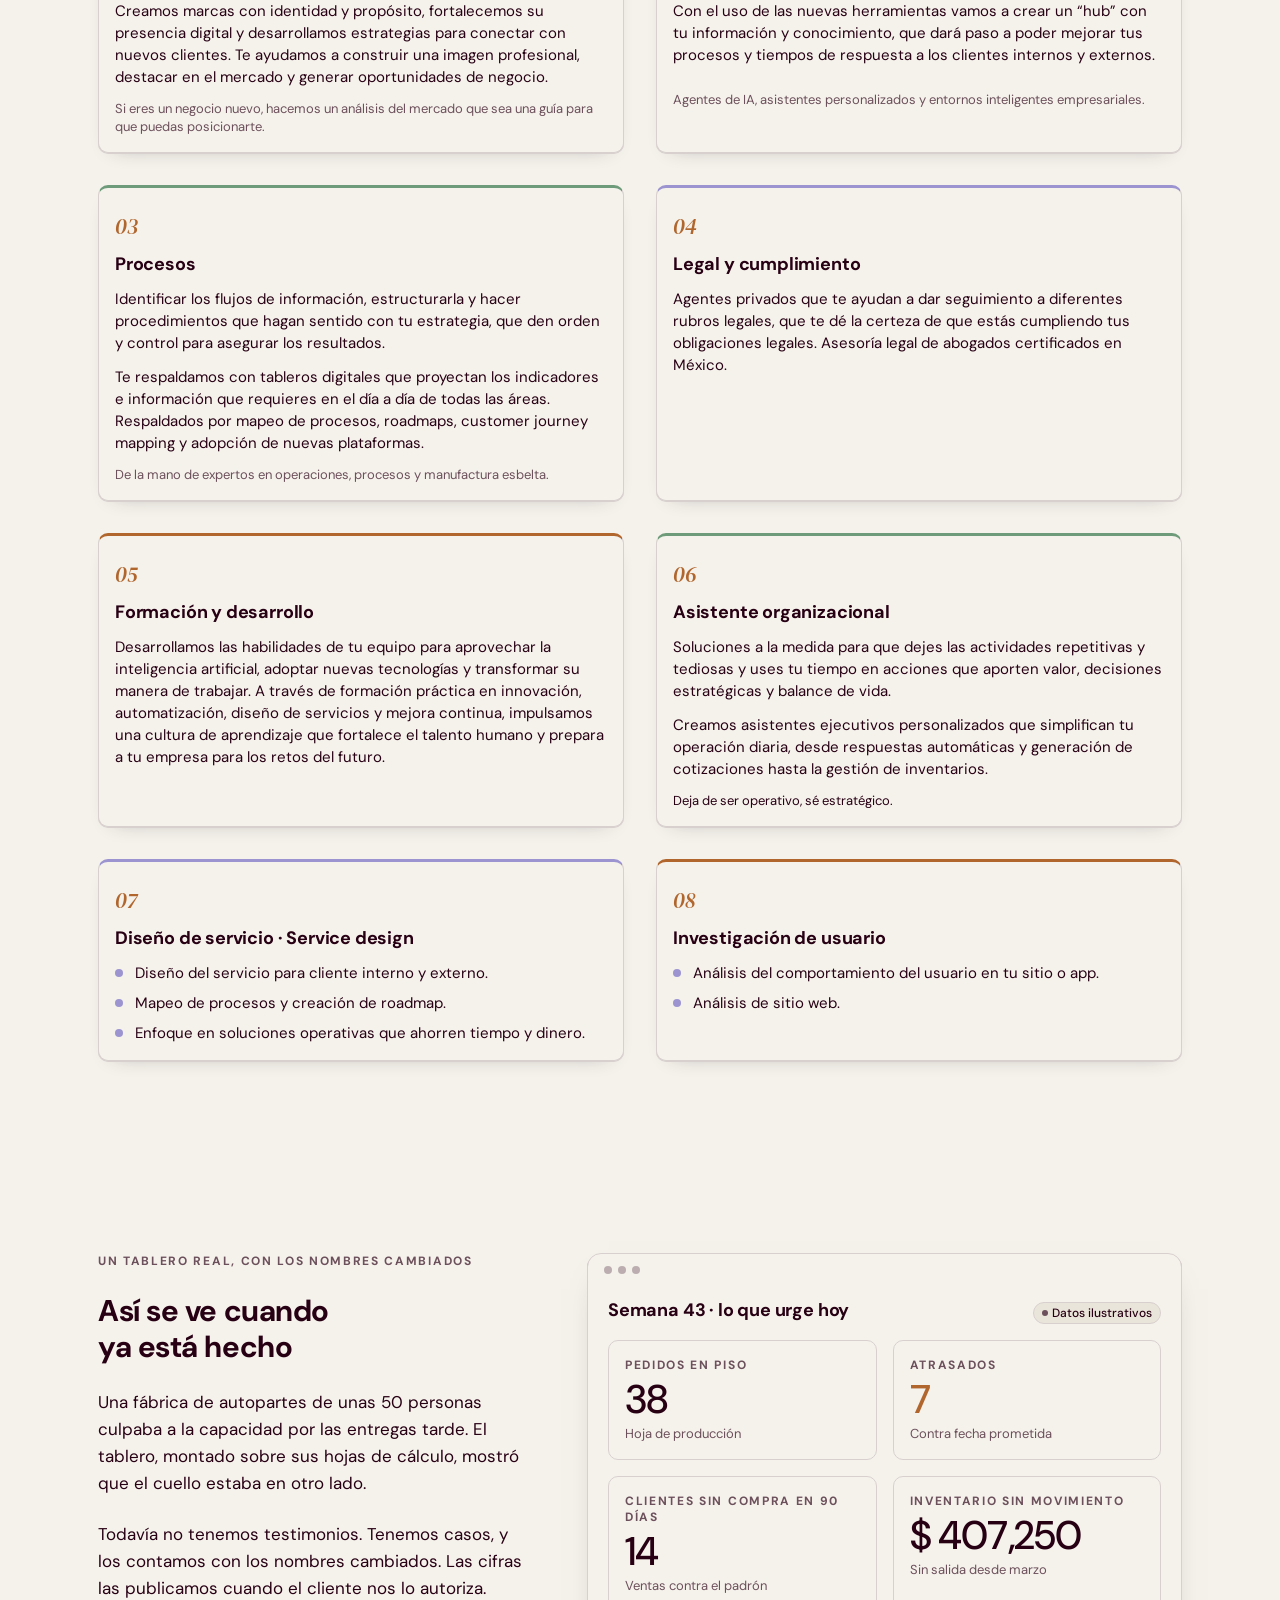
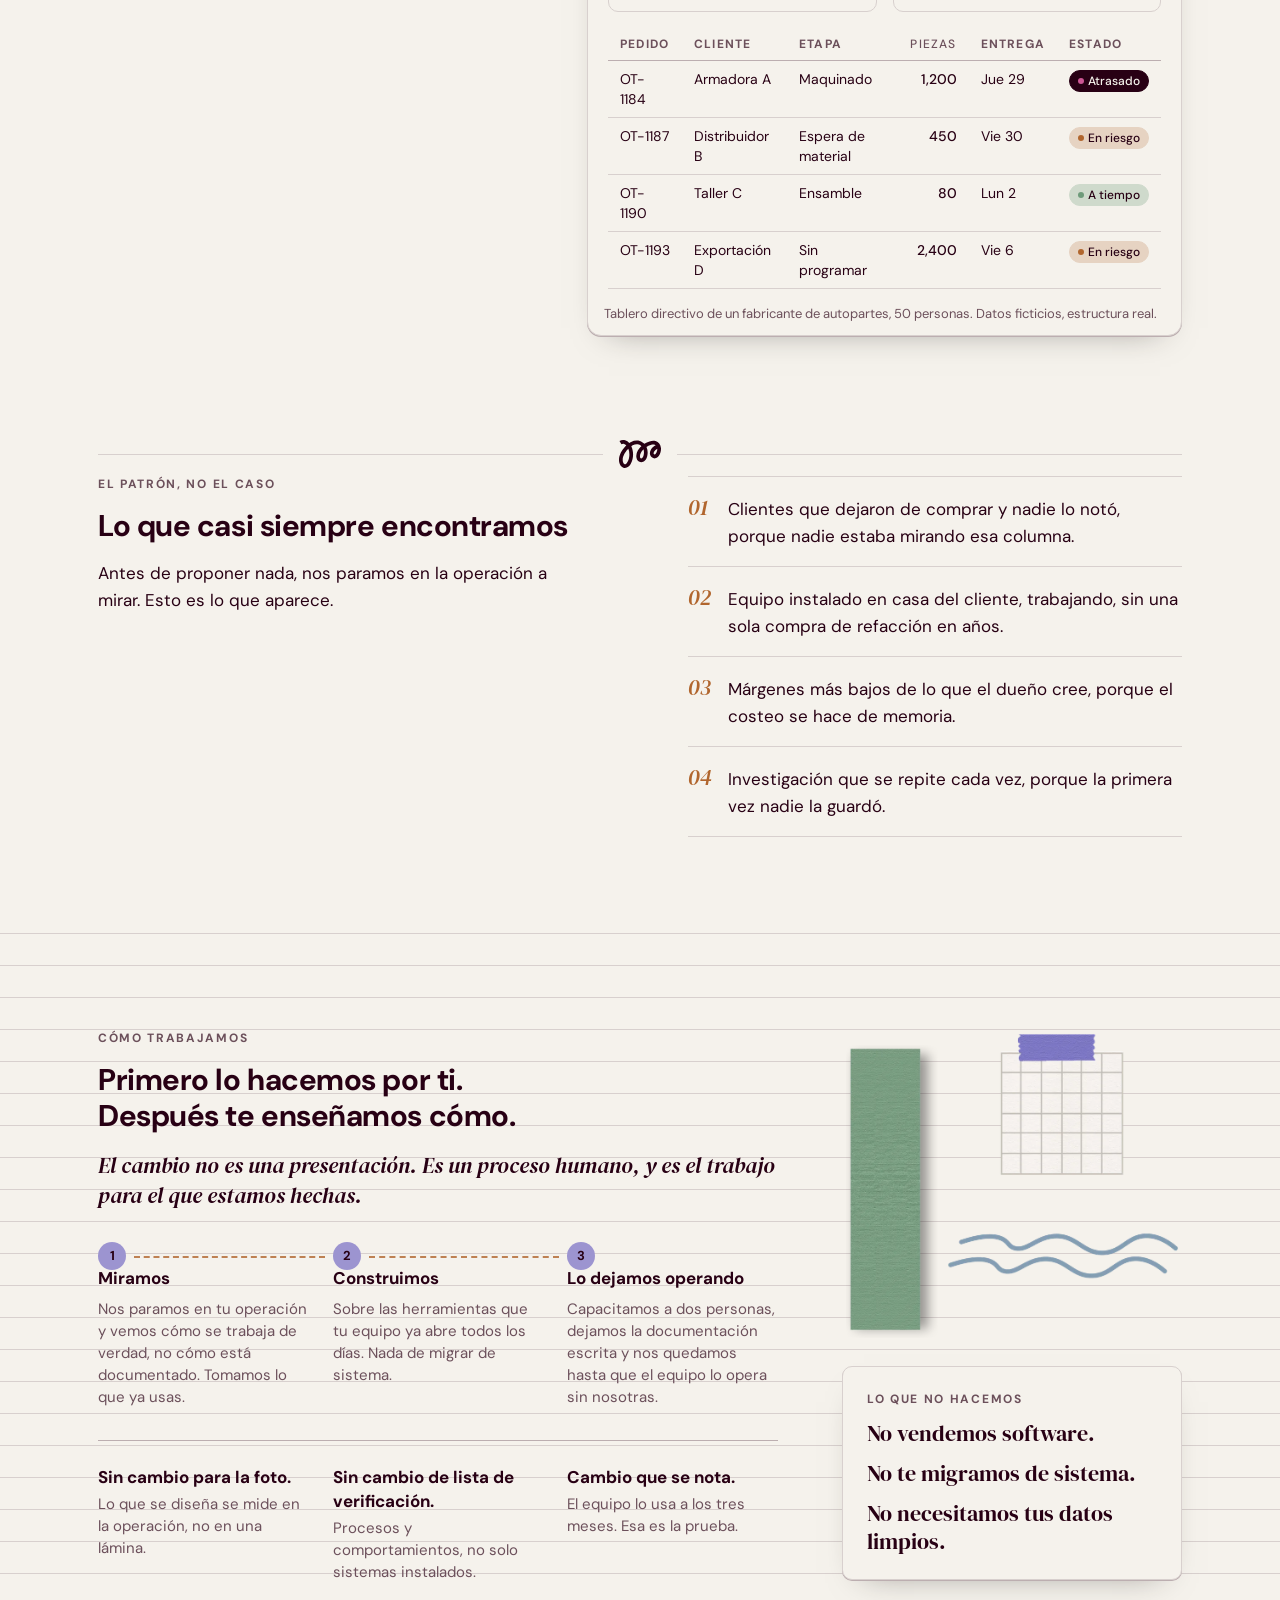
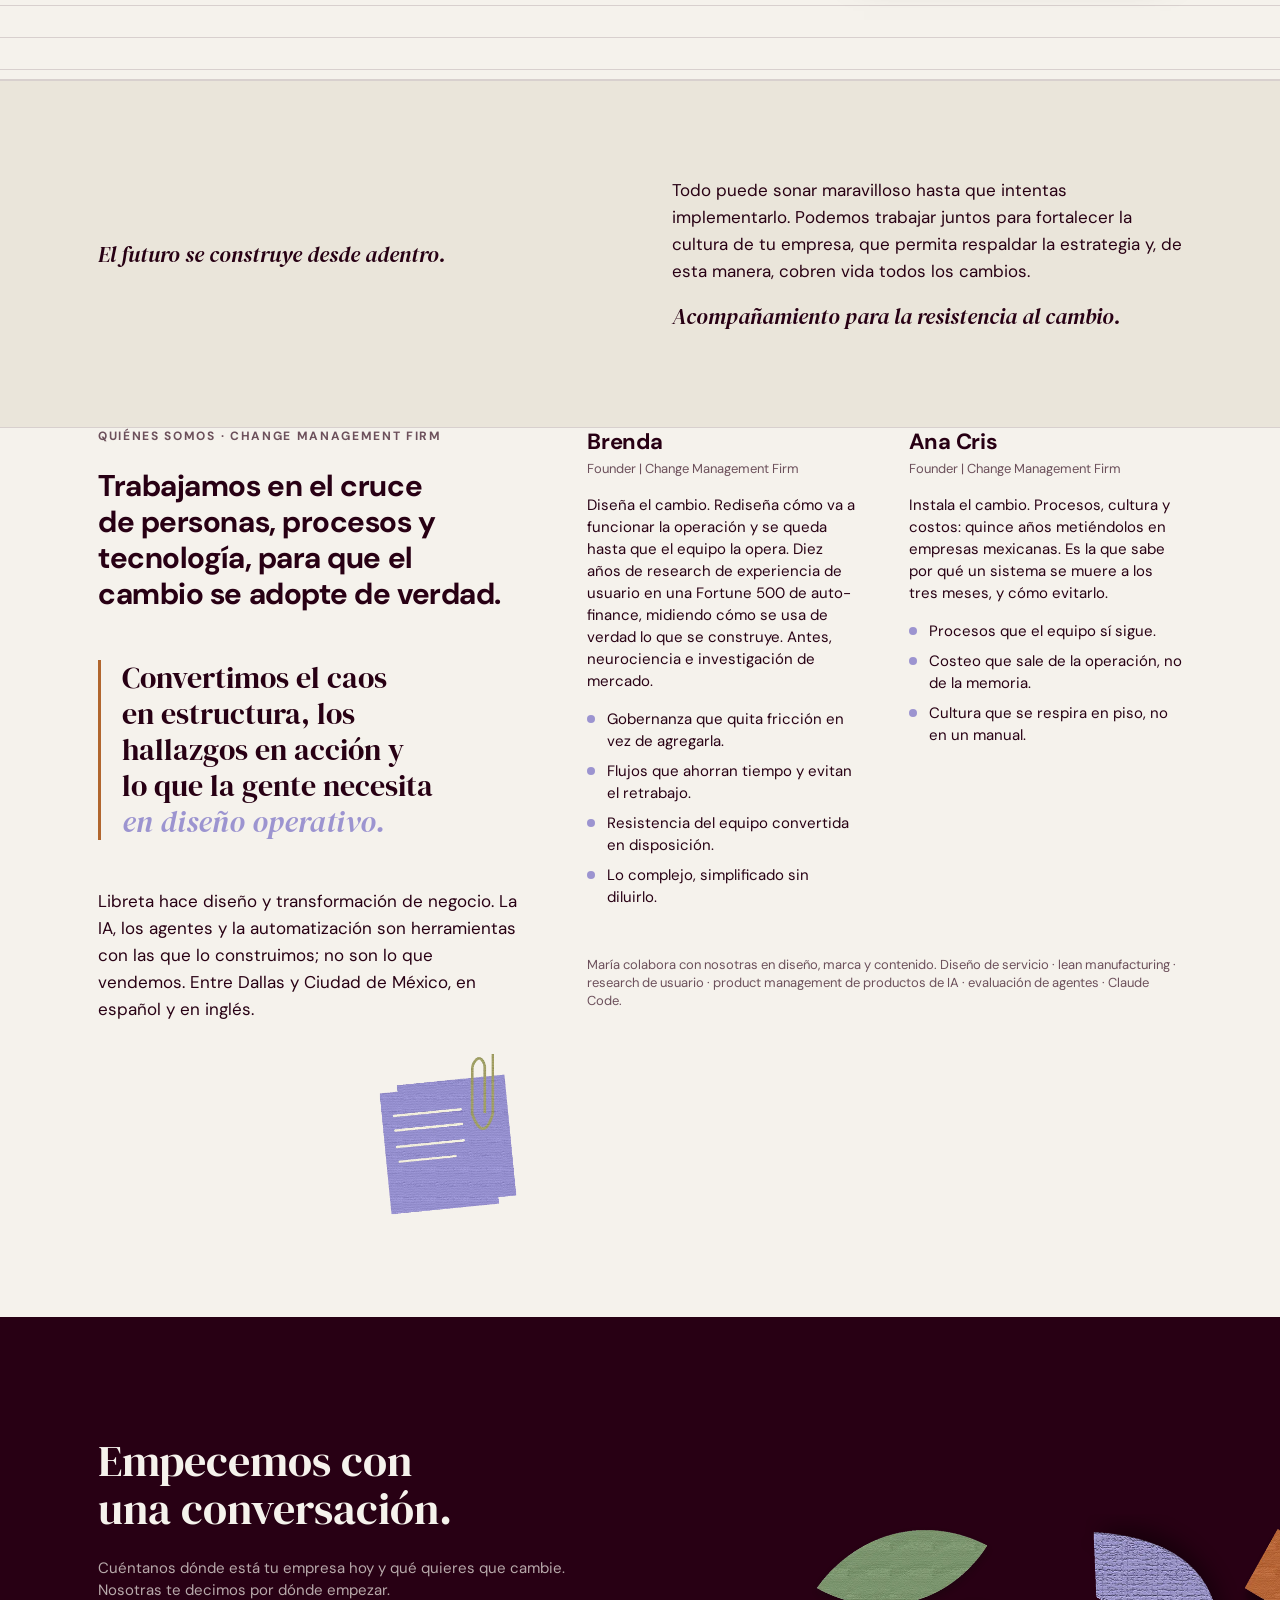
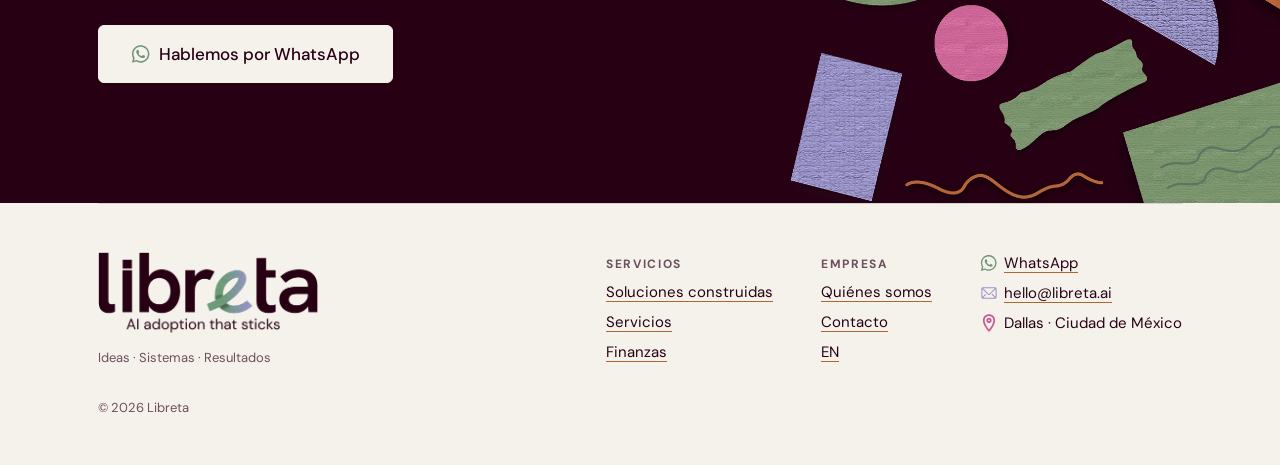
<file: es/index.html>
<!doctype html>
<html lang="es">
<head>
<meta charset="utf-8">
<meta name="viewport" content="width=device-width, initial-scale=1">
<title>Libreta | AI adoption that sticks</title>
<meta name="description" content="Poder humano y tecnológico en un solo lugar. Una change management firm en Dallas y Ciudad de México: estrategia, personas, procesos y clientes, con IA donde sirve.">
<meta name="theme-color" content="#f5f2ec">
<link rel="icon" type="image/png" sizes="32x32" href="../assets/img/favicon-32.png">
<link rel="icon" type="image/png" sizes="192x192" href="../assets/img/favicon-192.png">
<link rel="apple-touch-icon" href="../assets/img/apple-touch-icon.png">
<link rel="preload" href="../assets/fonts/DMSans-Variable.woff2" as="font" type="font/woff2" crossorigin>
<meta property="og:type" content="website">
<meta property="og:title" content="Libreta | AI adoption that sticks">
<meta property="og:description" content="Poder humano y tecnológico en un solo lugar. Una change management firm en Dallas y Ciudad de México: estrategia, personas, procesos y clientes, con IA donde sirve.">
<meta property="og:locale" content="es_MX">
<link rel="canonical" href="https://libreta.ai/es/">
<link rel="alternate" hreflang="es-MX" href="https://libreta.ai/es/">
<link rel="alternate" hreflang="en" href="https://libreta.ai/">
<link rel="alternate" hreflang="x-default" href="https://libreta.ai/">
<meta property="og:url" content="https://libreta.ai/es/">
<meta property="og:image" content="https://libreta.ai/assets/img/og.png">
<meta name="twitter:card" content="summary_large_image">
<link rel="stylesheet" href="../assets/css/bundle.css">
<link rel="stylesheet" href="../assets/css/sitio.css">
<style>body{margin:0;background:#f5f2ec}</style>
</head>
<body>
<div class="pagina">
<a class="saltar" href="#contenido">Saltar al contenido</a>
<header class="wrap">
  <nav class="nav" aria-label="Principal">
    <a class="lb-logo" href="../es/" aria-label="Libreta, inicio"><svg class="lb-logo__svg" role="img" aria-label="Libreta" viewBox="454 788 3698 1050" focusable="false"><g fill="currentColor"><path d="M629.8 1821.9C583.5 1821.9 545 1807.7 514.2 1779.2C483.3 1750.8 467.9 1705.3 467.9 1642.6L467.9 801.4L628.4 801.4L628.4 1610.8C628.4 1633 633.4 1649.1 643.5 1659.3C653.6 1669.4 666.9 1674.4 683.3 1674.4C692 1674.4 700.9 1673.5 710 1671.5C719.2 1669.6 728.6 1667.2 738.2 1664.3L738.2 1800.2C719.9 1807.9 701.1 1813.4 681.8 1816.8C662.5 1820.2 645.2 1821.9 629.8 1821.9"/><path d="M867.8 919.7L1023.5 919.7L1023.5 1068.8L867.8 1068.8ZM867.8 919.7"/><path d="M865.4 1096.3L1025.8 1096.3L1025.8 1808.9L865.4 1808.9ZM865.4 1096.3"/><path d="M1483.6 1674.4C1521.1 1674.4 1554.1 1665.3 1582.6 1647C1611 1628.7 1632.9 1602.7 1648.3 1568.9C1663.7 1535.2 1671.5 1496.2 1671.5 1451.8C1671.5 1407.5 1663.7 1368.5 1648.3 1334.8C1632.9 1301 1611 1275 1582.6 1256.7C1554.1 1238.4 1521.1 1229.2 1483.6 1229.2C1446 1229.2 1412.9 1238.6 1384.5 1257.4C1356.1 1276.2 1334.2 1302.2 1318.8 1335.5C1303.3 1368.7 1295.6 1407.5 1295.6 1451.8C1295.6 1496.2 1303.3 1535.2 1318.8 1568.9C1334.2 1602.7 1356.1 1628.7 1384.5 1647C1412.9 1665.3 1446 1674.4 1483.6 1674.4M1522.6 1821.9C1484 1821.9 1447.6 1814.2 1413.4 1798.8C1379.2 1783.3 1349.6 1759.5 1324.5 1727.2C1299.5 1694.9 1280.7 1652.8 1268.2 1600.7L1310.1 1610.8L1310.1 1808.9L1151.1 1808.9L1151.1 801.4L1310.1 801.4L1310.1 1295.7L1274 1295.7C1283.6 1250.4 1300.2 1212.1 1323.8 1180.8C1347.4 1149.5 1376.3 1125.4 1410.6 1108.5C1444.8 1091.7 1482.1 1083.2 1522.6 1083.2C1580.4 1083.2 1632.7 1097.9 1679.4 1127.3C1726.1 1156.7 1763.5 1198.9 1791.4 1253.8C1819.4 1308.7 1833.4 1374.8 1833.4 1451.8C1833.4 1522.2 1820.6 1585.3 1795 1641.2C1769.5 1697.1 1733.6 1741.2 1687.4 1773.5C1641.1 1805.8 1586.2 1821.9 1522.6 1821.9"/><path d="M1921.2 1808.9L1921.2 1096.3L2083.1 1096.3L2083.1 1288.5L2052.8 1292.8C2057.6 1251.4 2071.6 1215 2094.7 1183.7C2117.8 1152.4 2146 1127.8 2179.2 1110C2212.5 1092.2 2245.5 1083.2 2278.3 1083.2C2301.4 1083.2 2323.5 1086.1 2344.8 1091.9C2365.9 1097.7 2388.1 1107.3 2411.2 1120.8L2333.2 1265.4C2322.6 1258.6 2308.8 1253.1 2292 1248.8C2275.1 1244.4 2259 1242.2 2243.6 1242.2C2223.3 1242.2 2203.3 1246.1 2183.6 1253.8C2163.8 1261.5 2146.2 1273.3 2130.8 1289.2C2115.4 1305.1 2103.8 1325.6 2096.1 1350.7C2091.3 1364.2 2087.7 1381.7 2085.3 1403.4C2082.9 1425.1 2081.7 1455.2 2081.7 1493.8L2081.7 1808.9ZM1921.2 1808.9"/><path d="M3993.2 1808.9L3981.7 1688.9L3981.7 1359.3C3981.7 1313.1 3967.7 1278.2 3939.8 1254.5C3911.8 1230.9 3872.8 1219.1 3822.7 1219.1C3784.1 1219.1 3746.3 1226.6 3709.2 1241.5C3672.1 1256.5 3638.1 1279.4 3607.3 1310.2L3517.7 1204.7C3563.9 1161.3 3613.1 1130.2 3665.1 1111.4C3717.2 1092.6 3774 1083.2 3835.7 1083.2C3932 1083.2 4007 1107.6 4060.4 1156.2C4113.9 1204.9 4140.7 1272.6 4140.7 1359.3L4140.7 1808.9ZM3772.1 1821.9C3719.1 1821.9 3672.1 1812.2 3631.1 1793C3590.2 1773.7 3558.4 1746.7 3535.8 1712C3513.1 1677.3 3501.8 1636.9 3501.8 1590.6C3501.8 1551.1 3510.2 1516.9 3527.1 1488C3543.9 1459.1 3565.9 1436.4 3592.8 1420C3616 1405.6 3642.9 1395.2 3673.8 1389C3704.6 1382.7 3736.9 1379.6 3770.6 1379.6L3994.7 1379.6L3994.7 1499.5L3793.8 1499.5C3776.4 1499.5 3759.1 1501.2 3741.7 1504.6C3724.4 1508 3709 1514 3695.5 1522.7C3685.8 1530.4 3677.9 1540 3671.6 1551.6C3665.3 1563.1 3662.2 1576.6 3662.2 1592C3662.2 1622.9 3674 1647.2 3697.6 1665C3721.2 1682.9 3752.8 1691.8 3792.3 1691.8C3827 1691.8 3858.6 1684.1 3887 1668.7C3915.4 1653.3 3938.3 1632 3955.7 1605.1C3973 1578.1 3981.7 1547.7 3981.7 1514L4030.8 1593.5C4019.3 1643.6 4000.9 1685.8 3975.9 1720C3950.8 1754.2 3921 1779.7 3886.3 1796.6C3851.6 1813.4 3813.5 1821.9 3772.1 1821.9"/><path d="M3279.8 1220.6L3279.8 1564.6C3279.8 1605.1 3285.8 1636.1 3297.8 1657.8C3309.9 1679.5 3331.8 1690.3 3363.6 1690.3C3373.2 1690.3 3384.5 1689.2 3397.6 1686.7C3410.6 1684.3 3424.3 1681.2 3438.7 1677.3L3438.7 1801.6C3419.5 1808.4 3400 1813.4 3380.2 1816.8C3360.4 1820.2 3340.5 1821.9 3320.2 1821.9C3284.5 1821.9 3251.1 1814.9 3219.8 1800.9C3188.4 1786.9 3163.6 1764.3 3145.3 1733C3127 1701.7 3117.9 1660.5 3117.9 1609.4L3117.9 890.3L3279.8 890.3L3279.8 1096.2L3438.7 1096.2L3438.7 1220.6ZM3279.8 1220.6"/></g><image href="../assets/img/logotipo-e.webp" x="2270" y="1080" width="790" height="758"/></svg></a>
    <ul class="nav-links">
      <li><a href="../es/soluciones/">Soluciones</a></li>
      <li><a href="../es/#servicios">Servicios</a></li>
      <li><a href="../es/#quienes">Quiénes somos</a></li>
      <li><a href="../es/#puerta">Contacto</a></li>
    </ul>
    <div class="nav-der">
      <div class="idioma" role="group" aria-label="Idioma / Language"><a class="idioma__op" href="../" hreflang="en" lang="en">English</a><span class="idioma__op idioma__op--activo" aria-current="true">Español</span></div>
      <a class="lb-boton lb-boton--enlace" href="https://calendar.app.google/qMXoVizQ12oL8fDw6">Agenda una llamada</a>
    </div>
  </nav>
</header>
<main id="contenido">
<section id="inicio" class="papel-rayado" style="border-top: 1px solid var(--linea); border-bottom: 1px solid var(--linea);">
  <div class="wrap hero">
    <header class="lb-encabezado">
      <span class="lb-encabezado__eyebrow">A change management firm</span>
      <h1 class="lb-encabezado__frase">AI adoption that sticks.</h1>
      <div class="lb-encabezado__filete"></div>
      <p class="frase-cursiva">Libérate con Libreta.</p>
      <p class="lb-encabezado__bajada">Poder humano y tecnológico en un solo lugar. El socio estratégico que transforma tus ideas en cambios reales.</p>
      <div style="display: flex; flex-wrap: wrap; align-items: center; gap: var(--s4);"><a class="lb-boton lb-boton--grande" href="../es/#puerta">Agenda una llamada</a>
        <span class="nota">Cuéntanos qué tienes en mente.</span>
      </div>
    </header>
    <div class="hero-arte" aria-hidden="true">
      <img src="../assets/img/figura-con-lapiz.webp" alt="">
    </div>
  </div>
</section>



<section id="vision" class="sec" data-theme="tinta">
  <div class="wrap" style="display: flex; flex-direction: column; gap: var(--s5);">
    <p class="etiqueta">Visión estratégica</p>
    <p class="frase" style="max-width: 900px;">Potencializamos el esfuerzo directivo, a través de tecnología, IA personalizada y expertos de distintas áreas, conectando estrategia, personas, procesos y clientes, al crear una gestión que genere valor y crecimiento con intención.</p>
  </div>
</section>


<section id="propuesta" class="sec">
  <div class="wrap g2" style="gap: var(--s9); align-items: start;">
    <div style="display: flex; flex-direction: column; gap: var(--s4);">
      <p class="etiqueta">Nuestra propuesta</p>
      <h2 class="titulo-2">Transformación con sentido</h2>
    </div>
    <p class="cuerpo">Acompañarte de principio a fin, en esta nueva era, al mostrarte el camino adecuado, que ahorre esfuerzo y recursos, mientras alineas tus procesos y equipo hacia un nuevo futuro.</p>
  </div>
</section>


<section id="servicios" class="sec">
  <div class="wrap" style="display: flex; flex-direction: column; gap: var(--s6);">
    <div style="display: flex; flex-direction: column; gap: var(--s4);">
      <p class="etiqueta">Servicios</p>
      <h2 class="titulo-2">Soluciones que transforman</h2>
    </div>
    <div class="g2">
      <article class="svc svc--fijo"><span class="num">01</span><h3>Imagen de tu marca</h3><p class="cuerpo-ui">Creamos marcas con identidad y propósito, fortalecemos su presencia digital y desarrollamos estrategias para conectar con nuevos clientes. Te ayudamos a construir una imagen profesional, destacar en el mercado y generar oportunidades de negocio.</p><p class="nota">Si eres un negocio nuevo, hacemos un análisis del mercado que sea una guía para que puedas posicionarte.</p></article>
      <article class="svc svc--fijo svc--copper"><span class="num">02</span><h3>Cerebro de tu empresa</h3><p class="cuerpo-ui">Con el uso de las nuevas herramientas vamos a crear un “hub” con tu información y conocimiento, que dará paso a poder mejorar tus procesos y tiempos de respuesta a los clientes internos y externos.</p><div class="nota"><div><div><p>Agentes de IA, asistentes personalizados y entornos inteligentes empresariales.</p></div><div>   </div></div><div><div></div></div></div></article>
      <article class="svc svc--fijo svc--verde"><span class="num">03</span><h3>Procesos</h3><p class="cuerpo-ui">Identificar los flujos de información, estructurarla y hacer procedimientos que hagan sentido con tu estrategia, que den orden y control para asegurar los resultados.</p><p class="cuerpo-ui">Te respaldamos con tableros digitales que proyectan los indicadores e información que requieres en el día a día de todas las áreas. Respaldados por mapeo de procesos, roadmaps, customer journey mapping y adopción de nuevas plataformas.</p><p class="nota">De la mano de expertos en operaciones, procesos y manufactura esbelta.</p></article>
      <article class="svc svc--fijo"><span class="num">04</span><h3>Legal y cumplimiento</h3><p class="cuerpo-ui">Agentes privados que te ayudan a dar seguimiento a diferentes rubros legales, que te dé la certeza de que estás cumpliendo tus obligaciones legales. Asesoría legal de abogados certificados en México.</p></article>
      <article class="svc svc--fijo svc--copper"><span class="num">05</span><h3>Formación y desarrollo</h3><p class="cuerpo-ui">Desarrollamos las habilidades de tu equipo para aprovechar la inteligencia artificial, adoptar nuevas tecnologías y transformar su manera de trabajar. A través de formación práctica en innovación, automatización, diseño de servicios y mejora continua, impulsamos una cultura de aprendizaje que fortalece el talento humano y prepara a tu empresa para los retos del futuro.</p></article>
      <article class="svc svc--fijo svc--verde"><span class="num">06</span><h3>Asistente organizacional</h3><p class="cuerpo-ui">Soluciones a la medida para que dejes las actividades repetitivas y tediosas y uses tu tiempo en acciones que aporten valor, decisiones estratégicas y balance de vida.</p><p class="cuerpo-ui">Creamos asistentes ejecutivos personalizados que simplifican tu operación diaria, desde respuestas automáticas y generación de cotizaciones hasta la gestión de inventarios.</p><p class="frase-cursiva" style="font-size: 13px; line-height: 1.39; font-weight: 400; letter-spacing: 0px; font-style: normal; font-family: &quot;DM Sans&quot;, system-ui, sans-serif">Deja de ser operativo, sé estratégico.</p></article>
      <article class="svc svc--fijo"><span class="num">07</span><h3>Diseño de servicio · Service design</h3><ul class="conocida"><li>Diseño del servicio para cliente interno y externo.</li><li>Mapeo de procesos y creación de roadmap.</li><li>Enfoque en soluciones operativas que ahorren tiempo y dinero.</li></ul></article>
      <article class="svc svc--fijo svc--copper"><span class="num">08</span><h3>Investigación de usuario</h3><ul class="conocida"><li>Análisis del comportamiento del usuario en tu sitio o app.</li><li>Análisis de sitio web.</li></ul></article>
    </div>
    
    
  </div>
</section>


<section id="prueba" class="sec">
  <div class="wrap prueba">
    <div style="display: flex; flex-direction: column; gap: var(--s5);">
      <p class="etiqueta">Un tablero real, con los nombres cambiados</p>
      <h2 class="titulo-2">Así se ve cuando ya está hecho</h2>
      <p class="cuerpo">Una fábrica de autopartes de unas 50 personas culpaba a la capacidad por las entregas tarde. El tablero, montado sobre sus hojas de cálculo, mostró que el cuello estaba en otro lado.</p>
<p class="cuerpo">Todavía no tenemos testimonios. Tenemos casos, y los contamos con los nombres cambiados. Las cifras las publicamos cuando el cliente nos lo autoriza.</p>
      
    </div>
    <figure class="lb-marco" style="margin: 0; display: flex; width: 100%;">
      <div class="lb-marco__barra"><i></i><i></i><i></i></div>
      <div style="display: flex; flex-direction: column; gap: var(--s4); padding: var(--s4) var(--s2) var(--s2);">
        <div style="display: flex; flex-wrap: wrap; justify-content: space-between; align-items: baseline; gap: var(--s3);">
          <span style="font: 700 18px/24px var(--font-texto); letter-spacing: -.01em;">Semana 43 · lo que urge hoy</span>
          <span class="lb-chip">Datos ilustrativos</span>
        </div>
        <div class="lb-tablero">
          <div class="lb-cifra"><span class="lb-cifra__etiqueta">Pedidos en piso</span><span class="lb-cifra__valor">38</span><span class="lb-cifra__nota">Hoja de producción</span></div>
          <div class="lb-cifra"><span class="lb-cifra__etiqueta">Atrasados</span><span class="lb-cifra__valor lb-cifra__valor--acento">7</span><span class="lb-cifra__nota">Contra fecha prometida</span></div>
          <div class="lb-cifra"><span class="lb-cifra__etiqueta">Clientes sin compra en 90 días</span><span class="lb-cifra__valor">14</span><span class="lb-cifra__nota">Ventas contra el padrón</span></div>
          <div class="lb-cifra"><span class="lb-cifra__etiqueta">Inventario sin movimiento</span><span class="lb-cifra__valor">$ 407,250</span><span class="lb-cifra__nota">Sin salida desde marzo</span></div>
        </div>
        <div class="tabla-box">
          <table class="lb-tabla lb-tabla--densa">
            <thead>
              <tr><th>Pedido</th><th>Cliente</th><th>Etapa</th><th class="num">Piezas</th><th>Entrega</th><th>Estado</th></tr>
            </thead>
            <tbody>
              <tr><td>OT-1184</td><td>Armadora A</td><td>Maquinado</td><td class="num">1,200</td><td>Jue 29</td><td><span class="lb-chip lb-chip--critico">Atrasado</span></td></tr>
              <tr><td>OT-1187</td><td>Distribuidor B</td><td>Espera de material</td><td class="num">450</td><td>Vie 30</td><td><span class="lb-chip lb-chip--aviso">En riesgo</span></td></tr>
              <tr><td>OT-1190</td><td>Taller C</td><td>Ensamble</td><td class="num">80</td><td>Lun 2</td><td><span class="lb-chip lb-chip--bien">A tiempo</span></td></tr>
              <tr><td>OT-1193</td><td>Exportación D</td><td>Sin programar</td><td class="num">2,400</td><td>Vie 6</td><td><span class="lb-chip lb-chip--aviso">En riesgo</span></td></tr>
            </tbody>
          </table>
        </div>
      </div>
      <figcaption class="lb-marco__pie">Tablero directivo de un fabricante de autopartes, 50 personas. Datos ficticios, estructura real.</figcaption>
    </figure>
  </div>
</section>

<div class="wrap"><div class="divisor" aria-hidden="true"><img src="../assets/img/isotipo-espiral-tinta.svg" alt=""></div></div>


<section id="hallazgos" class="sec" style="padding-top: 0;">
  <div class="wrap g2" style="gap: var(--s9); align-items: start;">
    <div style="display: flex; flex-direction: column; gap: var(--s4);">
      <p class="etiqueta">El patrón, no el caso</p>
      <h2 class="titulo-2">Lo que casi siempre encontramos</h2>
      <p class="cuerpo">Antes de proponer nada, nos paramos en la operación a mirar. Esto es lo que aparece.</p>
    </div>
    <ul class="lb-hallazgos" style="max-width: none;">
      <li><i>01</i><span>Clientes que dejaron de comprar y nadie lo notó, porque nadie estaba mirando esa columna.</span></li>
      <li><i>02</i><span>Equipo instalado en casa del cliente, trabajando, sin una sola compra de refacción en años.</span></li>
      <li><i>03</i><span>Márgenes más bajos de lo que el dueño cree, porque el costeo se hace de memoria.</span></li>
      <li><i>04</i><span>Investigación que se repite cada vez, porque la primera vez nadie la guardó.</span></li>
      </ul>
  </div>
</section>


<section id="como" class="papel-rayado" style="border-top: 1px solid var(--linea); border-bottom: 1px solid var(--linea); padding: var(--s9) 0;">
  <div class="wrap como-grid">
    <div style="display: flex; flex-direction: column; gap: var(--s6);">
      <div style="display: flex; flex-direction: column; gap: var(--s4);">
        <p class="etiqueta">Cómo trabajamos</p>
        <h2 class="titulo-2">Primero lo hacemos por ti. Después te enseñamos cómo.</h2>
        <p class="frase-cursiva">El cambio no es una presentación. Es un proceso humano, y es el trabajo para el que estamos hechas.</p>
      </div>
      <ol class="lb-pasos">
        <li><b>Miramos</b><span>Nos paramos en tu operación y vemos cómo se trabaja de verdad, no cómo está documentado. Tomamos lo que ya usas.</span></li>
        <li><b>Construimos</b><span>Sobre las herramientas que tu equipo ya abre todos los días. Nada de migrar de sistema.</span></li>
        <li><b>Lo dejamos operando</b><span>Capacitamos a dos personas, dejamos la documentación escrita y nos quedamos hasta que el equipo lo opera sin nosotras.</span></li>
      </ol>
      <div class="g3" style="gap: var(--s5); padding-top: var(--s5); border-top: 1px solid var(--linea-fuerte);">
        <div style="display: flex; flex-direction: column; gap: var(--s1);"><b style="font: 700 17px/24px var(--font-texto);">Sin cambio para la foto.</b><span class="cuerpo-ui" style="color: var(--texto-suave);">Lo que se diseña se mide en la operación, no en una lámina.</span></div>
        <div style="display: flex; flex-direction: column; gap: var(--s1);"><b style="font: 700 17px/24px var(--font-texto);">Sin cambio de lista de verificación.</b><span class="cuerpo-ui" style="color: var(--texto-suave);">Procesos y comportamientos, no solo sistemas instalados.</span></div>
        <div style="display: flex; flex-direction: column; gap: var(--s1);"><b style="font: 700 17px/24px var(--font-texto);">Cambio que se nota.</b><span class="cuerpo-ui" style="color: var(--texto-suave);">El equipo lo usa a los tres meses. Esa es la prueba.</span></div>
      </div>
      
    </div>
    <div style="display: flex; flex-direction: column; gap: var(--s5);">
      <img class="ilu" src="../assets/img/aplicacion-en-layouts.webp" alt="" style="width: 100%; height: auto;">
      <div class="hoja" style="padding: var(--s5); display: flex; flex-direction: column; gap: var(--s3);">
        <p class="etiqueta">Lo que no hacemos</p>
        <ul class="no-lista" style="gap: var(--s3);">
          <li style="font-size: 22px; line-height: 28px;">No vendemos software.</li>
          <li style="font-size: 22px; line-height: 28px;">No te migramos de sistema.</li>
          <li style="font-size: 22px; line-height: 28px;">No necesitamos tus datos limpios.</li>
        </ul>
      </div>
    </div>
  </div>
</section>


<section id="cierre" style="background: var(--superficie-alt); border-top: 1px solid var(--linea); border-bottom: 1px solid var(--linea); padding: var(--s9) 0">
  <div class="wrap g2" style="gap: var(--s8); align-items: center;">
    <h2 class="frase-cursiva">El futuro se construye desde adentro.</h2>
    <div style="display: flex; flex-direction: column; gap: var(--s4);">
      <p class="cuerpo">Todo puede sonar maravilloso hasta que intentas implementarlo. Podemos trabajar juntos para fortalecer la cultura de tu empresa, que permita respaldar la estrategia y, de esta manera, cobren vida todos los cambios.</p>
      <p class="frase-cursiva">Acompañamiento para la resistencia al cambio.</p>
    </div>
  </div>
</section>





<section id="quienes" class="sec" style="padding-top: 0">
  <div class="wrap equipo">
    <div style="display: flex; flex-direction: column; gap: var(--s5)">
      <p class="etiqueta">Quiénes somos · Change management firm</p>
      <h2 class="titulo-2">Trabajamos en el cruce de personas, procesos y tecnología, para que el cambio se adopte de verdad.</h2>
      <blockquote class="lb-cita" style="padding-left: var(--s5);">
        <p>Convertimos el caos en estructura, los hallazgos en acción y lo que la gente necesita <em>en diseño operativo.</em></p>
      </blockquote>
      <p class="cuerpo">Libreta hace diseño y transformación de negocio. La IA, los agentes y la automatización son herramientas con las que lo construimos; no son lo que vendemos. Entre Dallas y Ciudad de México, en español y en inglés.</p>
      <img class="ilu" src="../assets/img/postit-con-clip.webp" alt="" style="width: 150px; height: auto; align-self: flex-end;">
    </div>
    <div class="g2" style="gap: var(--s7);">
      <div style="display: flex; flex-direction: column; gap: var(--s4);">
        <div style="display: flex; flex-direction: column; gap: var(--s1);"><h3 class="titulo-3">Brenda</h3><span class="nota">Founder | Change Management Firm</span></div>
        <p class="cuerpo-ui">Diseña el cambio. Rediseña cómo va a funcionar la operación y se queda hasta que el equipo la opera. Diez años de research de experiencia de usuario en una Fortune 500 de auto-finance, midiendo cómo se usa de verdad lo que se construye. Antes, neurociencia e investigación de mercado.</p>
        <ul class="conocida">
          <li>Gobernanza que quita fricción en vez de agregarla.</li>
          <li>Flujos que ahorran tiempo y evitan el retrabajo.</li>
          <li>Resistencia del equipo convertida en disposición.</li>
          <li>Lo complejo, simplificado sin diluirlo.</li>
        </ul>
      </div>
      <div style="display: flex; flex-direction: column; gap: var(--s4);">
        <div style="display: flex; flex-direction: column; gap: var(--s1);"><h3 class="titulo-3">Ana Cris</h3><span class="nota">Founder | Change Management Firm</span></div>
        <p class="cuerpo-ui">Instala el cambio. Procesos, cultura y costos: quince años metiéndolos en empresas mexicanas. Es la que sabe por qué un sistema se muere a los tres meses, y cómo evitarlo.</p>
        <ul class="conocida">
          <li>Procesos que el equipo sí sigue.</li>
          <li>Costeo que sale de la operación, no de la memoria.</li>
          <li>Cultura que se respira en piso, no en un manual.</li>
        </ul>
      </div>
      <p class="nota" style="grid-column: 1 / -1;">María colabora con nosotras en diseño, marca y contenido. Diseño de servicio · lean manufacturing · research de usuario · product management de productos de IA · evaluación de agentes · Claude Code.</p>
    </div>
  </div>
</section>





<section id="puerta" class="puerta-sec" data-theme="tinta">
  <img class="puerta-arte" src="../assets/img/patrones-motivos.webp" alt="" aria-hidden="true">
  <div class="wrap">
    <section class="lb-puerta" style="background: transparent;">
      <h2 class="lb-puerta__frase">Empecemos con una conversación.</h2>
      <p class="lb-puerta__nota">Cuéntanos dónde está tu empresa hoy y qué quieres que cambie. Nosotras te decimos por dónde empezar.</p>
      <a class="lb-boton lb-boton--grande boton-wa" href="https://wa.me/14696051751?text=Hola%2C%20quiero%20platicar%20sobre%20algo%20que%20se%20est%C3%A1%20rompiendo%20en%20mi%20operaci%C3%B3n."><img src="../assets/img/whatsapp.svg" alt="" width="20" height="20">Hablemos por WhatsApp</a>
      
    </section>
  </div>
</section>
</main>
<footer class="wrap">
  <div class="footer">
    <div style="display: flex; flex-direction: column; gap: var(--s4);">
      <a href="../es/" aria-label="Libreta. AI adoption that sticks" style="display: inline-block; line-height: 0;"><img src="../assets/img/libreta-logotipo-tagline.webp" alt="" width="220" height="74" style="width: 220px; height: auto; display: block;"></a>
      <p class="nota">Ideas · Sistemas · Resultados</p>
    </div>
    <div style="display: flex; gap: var(--s7); flex-wrap: wrap;">
      <ul><li><span class="etiqueta">Servicios</span></li><li><a href="../es/soluciones/">Soluciones construidas</a></li><li><a href="../es/#servicios">Servicios</a></li><li><a href="../es/finanzas/">Finanzas</a></li></ul>
      <ul><li><span class="etiqueta">Empresa</span></li><li><a href="../es/#quienes">Quiénes somos</a></li><li><a href="../es/#puerta">Contacto</a></li><li><a href="../" hreflang="en" lang="en">EN</a></li></ul>
      <ul class="contactos" style="flex-direction: column; gap: var(--s2);">
<li><img src="../assets/img/whatsapp.svg" alt="" width="18" height="18"><a href="https://wa.me/14696051751?text=Hola%2C%20quiero%20platicar%20sobre%20algo%20que%20se%20est%C3%A1%20rompiendo%20en%20mi%20operaci%C3%B3n.">WhatsApp</a></li>
<li><img src="../assets/img/correo.svg" alt="" width="18" height="18"><a href="mailto:hello@libreta.ai">hello@libreta.ai</a></li>

<li><img src="../assets/img/ubicacion.svg" alt="" width="18" height="18"><span>Dallas · Ciudad de México</span></li>
</ul>
    </div>
    <p class="nota" style="flex-basis: 100%;">© 2026 Libreta</p>
  </div>
</footer>
</div>
<nav class="barra-fija" aria-label="Contacto rápido">
<a class="lb-boton lb-boton--secundario" href="https://wa.me/14696051751?text=Hola%2C%20quiero%20platicar%20sobre%20algo%20que%20se%20est%C3%A1%20rompiendo%20en%20mi%20operaci%C3%B3n.">WhatsApp</a>
<a class="lb-boton" href="https://calendar.app.google/qMXoVizQ12oL8fDw6">Agendar</a>
</nav>

</body>
</html>
</file>
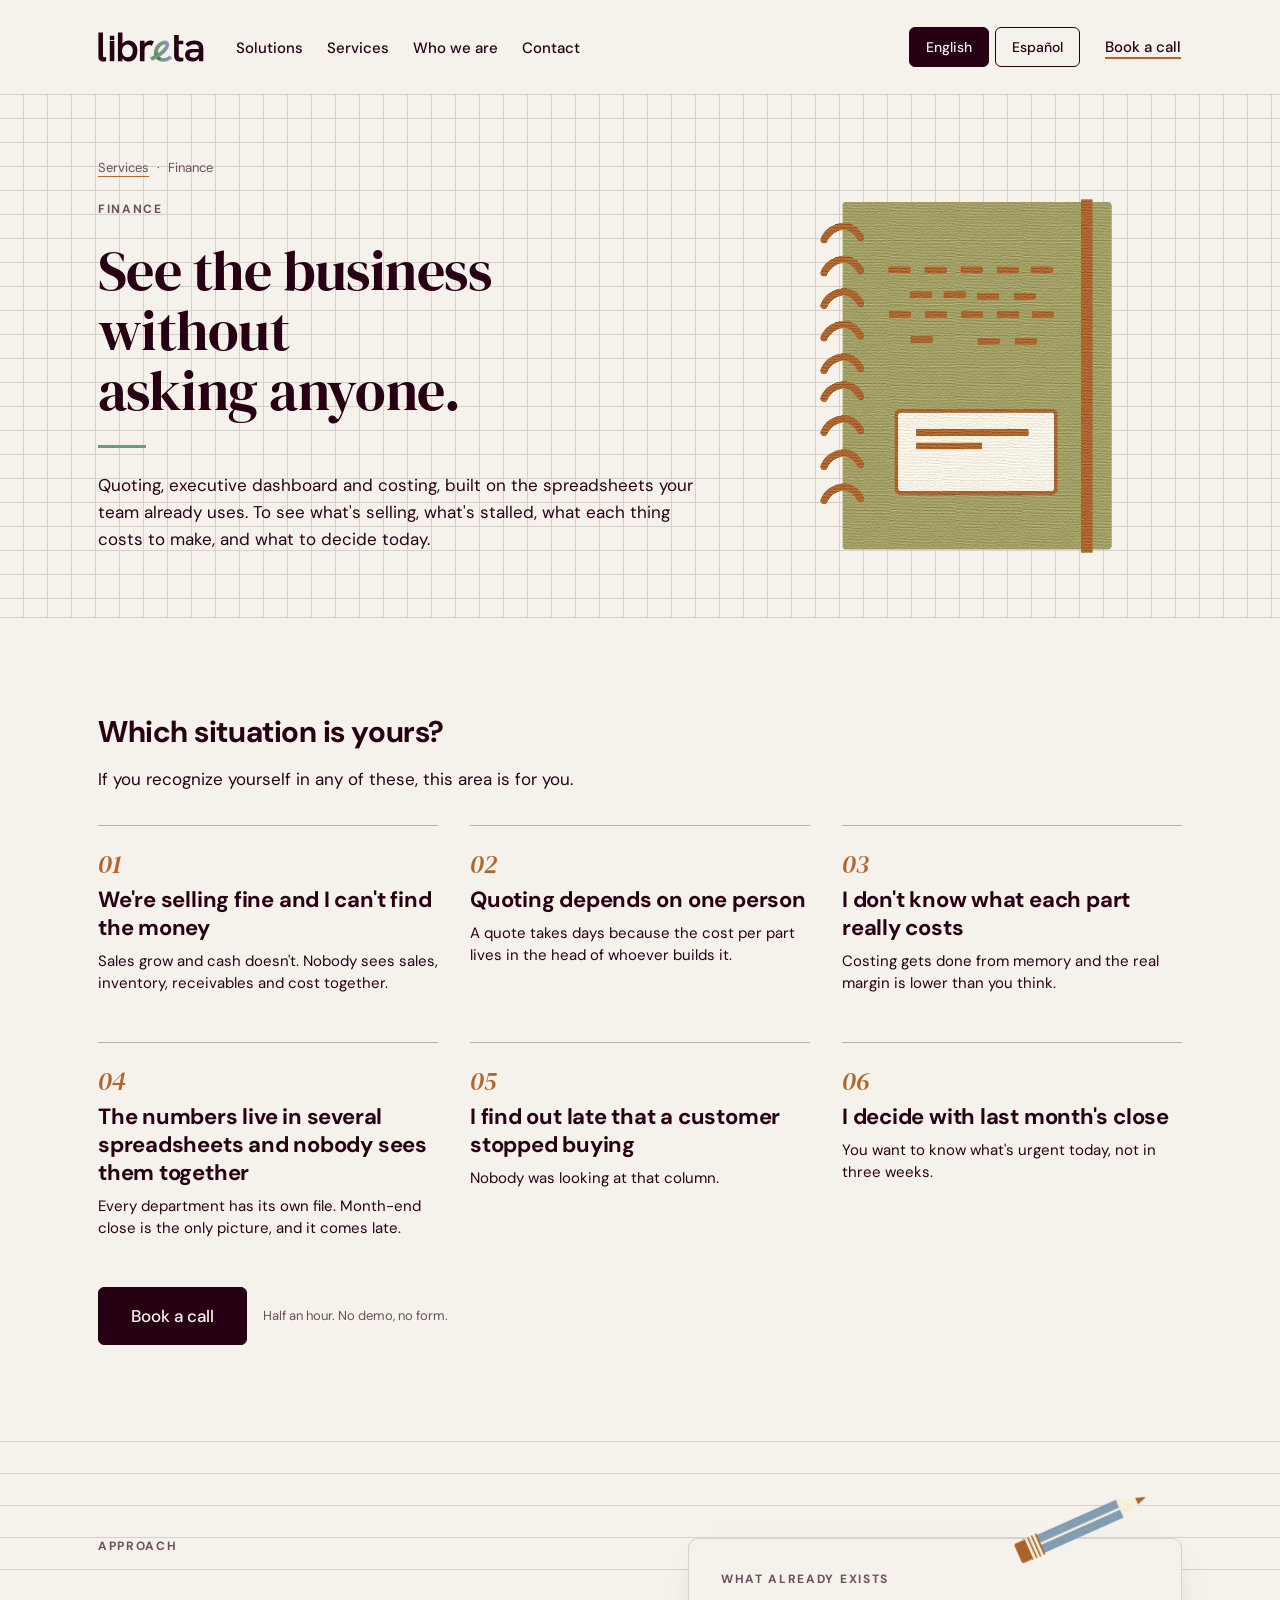
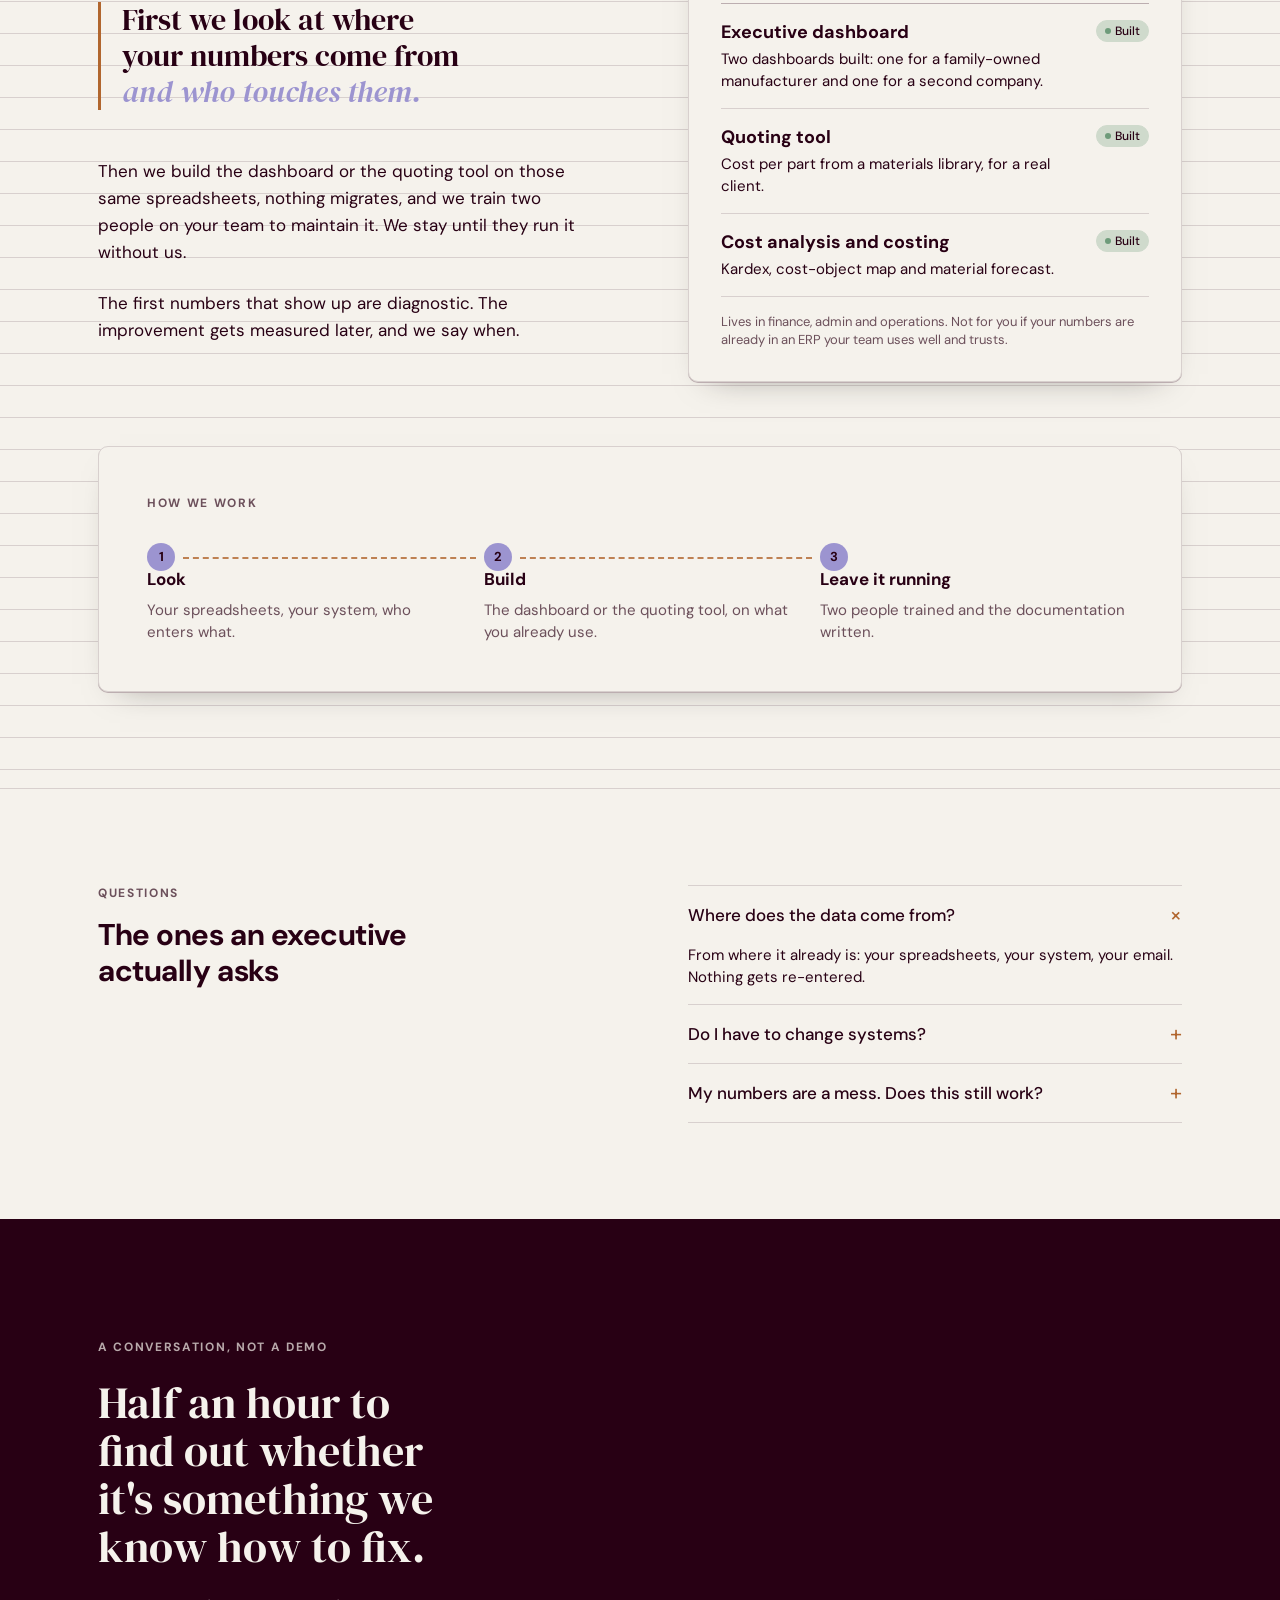
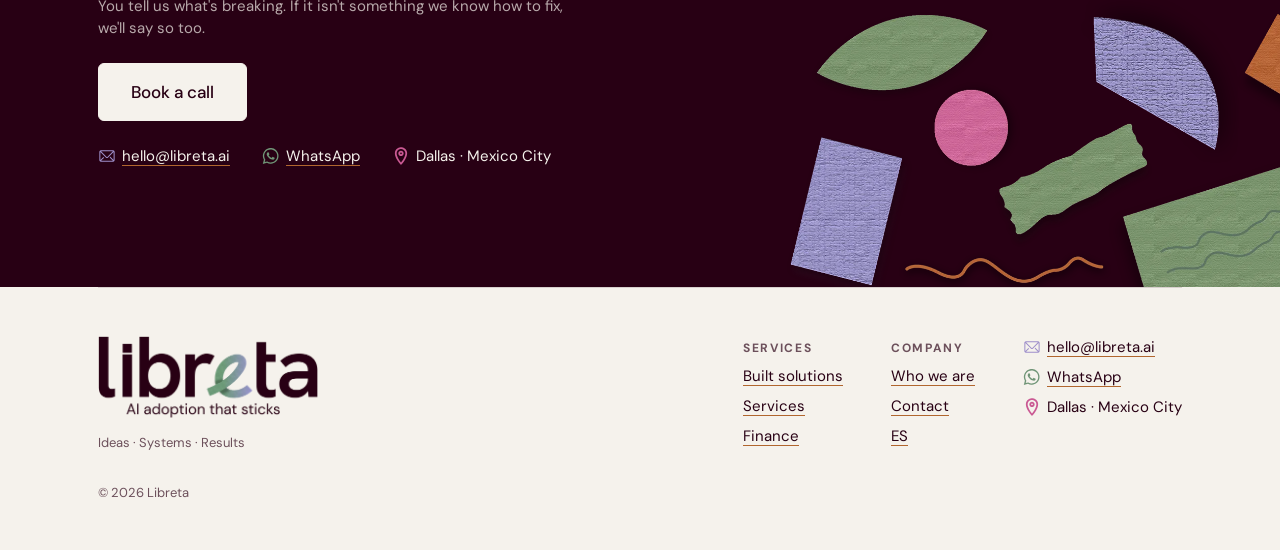
<file: finance/index.html>
<!doctype html>
<html lang="en">
<head>
<meta charset="utf-8">
<meta name="viewport" content="width=device-width, initial-scale=1">
<title>Executive dashboard, quoting and costing | Libreta</title>
<meta name="description" content="See the business without asking anyone: executive dashboard, quoting tool and cost analysis built on the spreadsheets your team already uses.">
<meta name="theme-color" content="#f5f2ec">
<link rel="icon" type="image/png" sizes="32x32" href="../assets/img/favicon-32.png">
<link rel="icon" type="image/png" sizes="192x192" href="../assets/img/favicon-192.png">
<link rel="apple-touch-icon" href="../assets/img/apple-touch-icon.png">
<link rel="preload" href="../assets/fonts/DMSans-Variable.woff2" as="font" type="font/woff2" crossorigin>
<meta property="og:type" content="website">
<meta property="og:title" content="Executive dashboard, quoting and costing | Libreta">
<meta property="og:description" content="See the business without asking anyone: executive dashboard, quoting tool and cost analysis built on the spreadsheets your team already uses.">
<meta property="og:locale" content="en_US">
<link rel="canonical" href="https://libreta.ai/finance/">
<link rel="alternate" hreflang="es-MX" href="https://libreta.ai/es/finanzas/">
<link rel="alternate" hreflang="en" href="https://libreta.ai/finance/">
<link rel="alternate" hreflang="x-default" href="https://libreta.ai/finance/">
<meta property="og:url" content="https://libreta.ai/finance/">
<meta property="og:image" content="https://libreta.ai/assets/img/og.png">
<meta name="twitter:card" content="summary_large_image">
<link rel="stylesheet" href="../assets/css/bundle.css">
<link rel="stylesheet" href="../assets/css/sitio.css">
<style>body{margin:0;background:#f5f2ec}</style>
</head>
<body>
<div class="pagina">
<a class="saltar" href="#contenido">Skip to content</a>
<header class="wrap">
  <nav class="nav" aria-label="Main">
    <a class="lb-logo" href="../" aria-label="Libreta, home"><svg class="lb-logo__svg" role="img" aria-label="Libreta" viewBox="454 788 3698 1050" focusable="false"><g fill="currentColor"><path d="M629.8 1821.9C583.5 1821.9 545 1807.7 514.2 1779.2C483.3 1750.8 467.9 1705.3 467.9 1642.6L467.9 801.4L628.4 801.4L628.4 1610.8C628.4 1633 633.4 1649.1 643.5 1659.3C653.6 1669.4 666.9 1674.4 683.3 1674.4C692 1674.4 700.9 1673.5 710 1671.5C719.2 1669.6 728.6 1667.2 738.2 1664.3L738.2 1800.2C719.9 1807.9 701.1 1813.4 681.8 1816.8C662.5 1820.2 645.2 1821.9 629.8 1821.9"/><path d="M867.8 919.7L1023.5 919.7L1023.5 1068.8L867.8 1068.8ZM867.8 919.7"/><path d="M865.4 1096.3L1025.8 1096.3L1025.8 1808.9L865.4 1808.9ZM865.4 1096.3"/><path d="M1483.6 1674.4C1521.1 1674.4 1554.1 1665.3 1582.6 1647C1611 1628.7 1632.9 1602.7 1648.3 1568.9C1663.7 1535.2 1671.5 1496.2 1671.5 1451.8C1671.5 1407.5 1663.7 1368.5 1648.3 1334.8C1632.9 1301 1611 1275 1582.6 1256.7C1554.1 1238.4 1521.1 1229.2 1483.6 1229.2C1446 1229.2 1412.9 1238.6 1384.5 1257.4C1356.1 1276.2 1334.2 1302.2 1318.8 1335.5C1303.3 1368.7 1295.6 1407.5 1295.6 1451.8C1295.6 1496.2 1303.3 1535.2 1318.8 1568.9C1334.2 1602.7 1356.1 1628.7 1384.5 1647C1412.9 1665.3 1446 1674.4 1483.6 1674.4M1522.6 1821.9C1484 1821.9 1447.6 1814.2 1413.4 1798.8C1379.2 1783.3 1349.6 1759.5 1324.5 1727.2C1299.5 1694.9 1280.7 1652.8 1268.2 1600.7L1310.1 1610.8L1310.1 1808.9L1151.1 1808.9L1151.1 801.4L1310.1 801.4L1310.1 1295.7L1274 1295.7C1283.6 1250.4 1300.2 1212.1 1323.8 1180.8C1347.4 1149.5 1376.3 1125.4 1410.6 1108.5C1444.8 1091.7 1482.1 1083.2 1522.6 1083.2C1580.4 1083.2 1632.7 1097.9 1679.4 1127.3C1726.1 1156.7 1763.5 1198.9 1791.4 1253.8C1819.4 1308.7 1833.4 1374.8 1833.4 1451.8C1833.4 1522.2 1820.6 1585.3 1795 1641.2C1769.5 1697.1 1733.6 1741.2 1687.4 1773.5C1641.1 1805.8 1586.2 1821.9 1522.6 1821.9"/><path d="M1921.2 1808.9L1921.2 1096.3L2083.1 1096.3L2083.1 1288.5L2052.8 1292.8C2057.6 1251.4 2071.6 1215 2094.7 1183.7C2117.8 1152.4 2146 1127.8 2179.2 1110C2212.5 1092.2 2245.5 1083.2 2278.3 1083.2C2301.4 1083.2 2323.5 1086.1 2344.8 1091.9C2365.9 1097.7 2388.1 1107.3 2411.2 1120.8L2333.2 1265.4C2322.6 1258.6 2308.8 1253.1 2292 1248.8C2275.1 1244.4 2259 1242.2 2243.6 1242.2C2223.3 1242.2 2203.3 1246.1 2183.6 1253.8C2163.8 1261.5 2146.2 1273.3 2130.8 1289.2C2115.4 1305.1 2103.8 1325.6 2096.1 1350.7C2091.3 1364.2 2087.7 1381.7 2085.3 1403.4C2082.9 1425.1 2081.7 1455.2 2081.7 1493.8L2081.7 1808.9ZM1921.2 1808.9"/><path d="M3993.2 1808.9L3981.7 1688.9L3981.7 1359.3C3981.7 1313.1 3967.7 1278.2 3939.8 1254.5C3911.8 1230.9 3872.8 1219.1 3822.7 1219.1C3784.1 1219.1 3746.3 1226.6 3709.2 1241.5C3672.1 1256.5 3638.1 1279.4 3607.3 1310.2L3517.7 1204.7C3563.9 1161.3 3613.1 1130.2 3665.1 1111.4C3717.2 1092.6 3774 1083.2 3835.7 1083.2C3932 1083.2 4007 1107.6 4060.4 1156.2C4113.9 1204.9 4140.7 1272.6 4140.7 1359.3L4140.7 1808.9ZM3772.1 1821.9C3719.1 1821.9 3672.1 1812.2 3631.1 1793C3590.2 1773.7 3558.4 1746.7 3535.8 1712C3513.1 1677.3 3501.8 1636.9 3501.8 1590.6C3501.8 1551.1 3510.2 1516.9 3527.1 1488C3543.9 1459.1 3565.9 1436.4 3592.8 1420C3616 1405.6 3642.9 1395.2 3673.8 1389C3704.6 1382.7 3736.9 1379.6 3770.6 1379.6L3994.7 1379.6L3994.7 1499.5L3793.8 1499.5C3776.4 1499.5 3759.1 1501.2 3741.7 1504.6C3724.4 1508 3709 1514 3695.5 1522.7C3685.8 1530.4 3677.9 1540 3671.6 1551.6C3665.3 1563.1 3662.2 1576.6 3662.2 1592C3662.2 1622.9 3674 1647.2 3697.6 1665C3721.2 1682.9 3752.8 1691.8 3792.3 1691.8C3827 1691.8 3858.6 1684.1 3887 1668.7C3915.4 1653.3 3938.3 1632 3955.7 1605.1C3973 1578.1 3981.7 1547.7 3981.7 1514L4030.8 1593.5C4019.3 1643.6 4000.9 1685.8 3975.9 1720C3950.8 1754.2 3921 1779.7 3886.3 1796.6C3851.6 1813.4 3813.5 1821.9 3772.1 1821.9"/><path d="M3279.8 1220.6L3279.8 1564.6C3279.8 1605.1 3285.8 1636.1 3297.8 1657.8C3309.9 1679.5 3331.8 1690.3 3363.6 1690.3C3373.2 1690.3 3384.5 1689.2 3397.6 1686.7C3410.6 1684.3 3424.3 1681.2 3438.7 1677.3L3438.7 1801.6C3419.5 1808.4 3400 1813.4 3380.2 1816.8C3360.4 1820.2 3340.5 1821.9 3320.2 1821.9C3284.5 1821.9 3251.1 1814.9 3219.8 1800.9C3188.4 1786.9 3163.6 1764.3 3145.3 1733C3127 1701.7 3117.9 1660.5 3117.9 1609.4L3117.9 890.3L3279.8 890.3L3279.8 1096.2L3438.7 1096.2L3438.7 1220.6ZM3279.8 1220.6"/></g><image href="../assets/img/logotipo-e.webp" x="2270" y="1080" width="790" height="758"/></svg></a>
    <ul class="nav-links">
      <li><a href="../solutions/">Solutions</a></li>
      <li><a href="../#servicios">Services</a></li>
      <li><a href="../#quienes">Who we are</a></li>
      <li><a href="../#puerta">Contact</a></li>
    </ul>
    <div class="nav-der">
      <div class="idioma" role="group" aria-label="Language / Idioma"><span class="idioma__op idioma__op--activo" aria-current="true">English</span><a class="idioma__op" href="../es/finanzas/" hreflang="es" lang="es">Español</a></div>
      <a class="lb-boton lb-boton--enlace" href="https://calendar.app.google/qMXoVizQ12oL8fDw6">Book a call</a>
    </div>
  </nav>
</header>
<main id="contenido">
<section id="inicio" class="papel-cuadricula" style="border-top: 1px solid var(--linea); border-bottom: 1px solid var(--linea);">
  <div class="wrap hero">
    <header class="lb-encabezado">
      <ul class="crumb" aria-label="Breadcrumb"><li><a href="../#servicios">Services</a></li><li aria-hidden="true">·</li><li>Finance</li></ul>
      <span class="lb-encabezado__eyebrow">Finance</span>
      <h1 class="lb-encabezado__frase">See the business without asking anyone.</h1>
      <div class="lb-encabezado__filete"></div>
      <p class="lb-encabezado__bajada">Quoting, executive dashboard and costing, built on the spreadsheets your team already uses. To see what's selling, what's stalled, what each thing costs to make, and what to decide today.</p>
    </header>
    <div class="hero-arte" aria-hidden="true" style="min-height: 420px;">
      <img src="../assets/img/libreta-de-espiral.webp" alt="" style="height: 380px;">
    </div>
  </div>
</section>


<section id="situaciones" class="sec">
  <div class="wrap" style="display: flex; flex-direction: column; gap: var(--s6);">
    <div style="display: flex; flex-direction: column; gap: var(--s4);">
      <h2 class="titulo-2">Which situation is yours?</h2>
      <p class="cuerpo">If you recognize yourself in any of these, this area is for you.</p>
    </div>
    <div class="g3" style="gap: var(--s6);">
      <div class="sit"><span class="num">01</span><h3 class="titulo-3">We're selling fine and I can't find the money</h3><p class="cuerpo-ui">Sales grow and cash doesn't. Nobody sees sales, inventory, receivables and cost together.</p></div>
      <div class="sit"><span class="num">02</span><h3 class="titulo-3">Quoting depends on one person</h3><p class="cuerpo-ui">A quote takes days because the cost per part lives in the head of whoever builds it.</p></div>
      <div class="sit"><span class="num">03</span><h3 class="titulo-3">I don't know what each part really costs</h3><p class="cuerpo-ui">Costing gets done from memory and the real margin is lower than you think.</p></div>
      <div class="sit"><span class="num">04</span><h3 class="titulo-3">The numbers live in several spreadsheets and nobody sees them together</h3><p class="cuerpo-ui">Every department has its own file. Month-end close is the only picture, and it comes late.</p></div>
      <div class="sit"><span class="num">05</span><h3 class="titulo-3">I find out late that a customer stopped buying</h3><p class="cuerpo-ui">Nobody was looking at that column.</p></div>
      <div class="sit"><span class="num">06</span><h3 class="titulo-3">I decide with last month's close</h3><p class="cuerpo-ui">You want to know what's urgent today, not in three weeks.</p></div>
    </div>
    <div style="display: flex; flex-wrap: wrap; align-items: center; gap: var(--s4);">
      <a class="lb-boton lb-boton--grande" href="#puerta">Book a call</a>
      <span class="nota">Half an hour. No demo, no form.</span>
    </div>
  </div>
</section>


<section id="enfoque" class="papel-rayado" style="border-top: 1px solid var(--linea); border-bottom: 1px solid var(--linea); padding: var(--s9) 0;">
  <div class="wrap" style="display: flex; flex-direction: column; gap: var(--s8);">
  <div class="g2" style="gap: var(--s9); align-items: start;">
    <div style="display: flex; flex-direction: column; gap: var(--s5);">
      <p class="etiqueta">Approach</p>
      <blockquote class="lb-cita" style="padding-left: var(--s5);">
        <p>First we look at where your numbers come from <em>and who touches them.</em></p>
      </blockquote>
      <p class="cuerpo">Then we build the dashboard or the quoting tool on those same spreadsheets, nothing migrates, and we train two people on your team to maintain it. We stay until they run it without us.</p>
      <p class="cuerpo">The first numbers that show up are diagnostic. The improvement gets measured later, and we say when.</p>
    </div>
    <div class="hoja" style="position: relative; padding: var(--s6); display: flex; flex-direction: column; gap: var(--s4); background: var(--superficie);">
      <img class="ilu" src="../assets/img/lapiz-con-goma.webp" alt="" style="position: absolute; right: 24px; top: -30px; width: 150px; transform: rotate(-24deg);">
      <p class="etiqueta">What already exists</p>
      <ul class="existe">
        <li><div class="q"><b>Executive dashboard</b><span class="cuerpo-ui">Two dashboards built: one for a family-owned manufacturer and one for a second company.</span></div><span class="lb-chip lb-chip--bien">Built</span></li>
        <li><div class="q"><b>Quoting tool</b><span class="cuerpo-ui">Cost per part from a materials library, for a real client.</span></div><span class="lb-chip lb-chip--bien">Built</span></li>
        <li><div class="q"><b>Cost analysis and costing</b><span class="cuerpo-ui">Kardex, cost-object map and material forecast.</span></div><span class="lb-chip lb-chip--bien">Built</span></li>
      </ul>
      <p class="nota">Lives in finance, admin and operations. Not for you if your numbers are already in an ERP your team uses well and trusts.</p>
    </div>
  </div>
  <div class="hoja" style="padding: var(--s7); display: flex; flex-direction: column; gap: var(--s6);">
    <div style="display: flex; flex-wrap: wrap; align-items: center; justify-content: space-between; gap: var(--s3) var(--s5);">
      <p class="etiqueta">How we work</p>
      
    </div>
    <ol class="lb-pasos">
      <li><b>Look</b><span>Your spreadsheets, your system, who enters what.</span></li>
      <li><b>Build</b><span>The dashboard or the quoting tool, on what you already use.</span></li>
      <li><b>Leave it running</b><span>Two people trained and the documentation written.</span></li>
    </ol>
  </div>
  </div>
</section>


<section id="preguntas" class="sec">
  <div class="wrap g2" style="gap: var(--s9); align-items: start;">
    <div style="display: flex; flex-direction: column; gap: var(--s4);">
      <p class="etiqueta">Questions</p>
      <h2 class="titulo-2">The ones an executive actually asks</h2>
      
    </div>
    <div class="lb-acordeon">
      <details open>
        <summary>Where does the data come from?</summary>
        <p>From where it already is: your spreadsheets, your system, your email. Nothing gets re-entered.</p>
      </details>
      <details>
        <summary>Do I have to change systems?</summary>
        <p>No. We build on what your team already opens every day.</p>
      </details>
      <details>
        <summary>My numbers are a mess. Does this still work?</summary>
        <p>Yes. That's usually the starting point, not an obstacle.</p>
      </details>
    </div>
  </div>
</section>


<section id="puerta" class="puerta-sec" data-theme="tinta">
  <img class="puerta-arte" src="../assets/img/patrones-motivos.webp" alt="" aria-hidden="true">
  <div class="wrap">
    <section class="lb-puerta" style="background: transparent;">
      <span class="etiqueta">A conversation, not a demo</span>
      <h2 class="lb-puerta__frase">Half an hour to find out whether it's something we know how to fix.</h2>
      <p class="lb-puerta__nota">You tell us what's breaking. If it isn't something we know how to fix, we'll say so too.</p>
      <a class="lb-boton lb-boton--grande" href="https://calendar.app.google/qMXoVizQ12oL8fDw6">Book a call</a>
      <ul class="contactos">
<li><img src="../assets/img/correo.svg" alt="" width="18" height="18"><a href="mailto:hello@libreta.ai">hello@libreta.ai</a></li>
<li><img src="../assets/img/whatsapp.svg" alt="" width="18" height="18"><a href="https://wa.me/14696051751?text=Hi%2C%20I%27d%20like%20to%20talk%20about%20something%20that%27s%20breaking%20in%20my%20operation.">WhatsApp</a></li>

<li><img src="../assets/img/ubicacion.svg" alt="" width="18" height="18"><span>Dallas · Mexico City</span></li>
</ul>
    </section>
  </div>
</section>
</main>
<footer class="wrap">
  <div class="footer">
    <div style="display: flex; flex-direction: column; gap: var(--s4);">
      <a href="../" aria-label="Libreta. AI adoption that sticks" style="display: inline-block; line-height: 0;"><img src="../assets/img/libreta-logotipo-tagline.webp" alt="" width="220" height="74" style="width: 220px; height: auto; display: block;"></a>
      <p class="nota">Ideas · Systems · Results</p>
    </div>
    <div style="display: flex; gap: var(--s7); flex-wrap: wrap;">
      <ul><li><span class="etiqueta">Services</span></li><li><a href="../solutions/">Built solutions</a></li><li><a href="../#servicios">Services</a></li><li><a href="../finance/">Finance</a></li></ul>
      <ul><li><span class="etiqueta">Company</span></li><li><a href="../#quienes">Who we are</a></li><li><a href="../#puerta">Contact</a></li><li><a href="../es/finanzas/" hreflang="es" lang="es">ES</a></li></ul>
      <ul class="contactos" style="flex-direction: column; gap: var(--s2);">
<li><img src="../assets/img/correo.svg" alt="" width="18" height="18"><a href="mailto:hello@libreta.ai">hello@libreta.ai</a></li>
<li><img src="../assets/img/whatsapp.svg" alt="" width="18" height="18"><a href="https://wa.me/14696051751?text=Hi%2C%20I%27d%20like%20to%20talk%20about%20something%20that%27s%20breaking%20in%20my%20operation.">WhatsApp</a></li>

<li><img src="../assets/img/ubicacion.svg" alt="" width="18" height="18"><span>Dallas · Mexico City</span></li>
</ul>
    </div>
    <p class="nota" style="flex-basis: 100%;">© 2026 Libreta</p>
  </div>
</footer>
</div>
<nav class="barra-fija" aria-label="Quick contact">
<a class="lb-boton lb-boton--secundario" href="https://wa.me/14696051751?text=Hi%2C%20I%27d%20like%20to%20talk%20about%20something%20that%27s%20breaking%20in%20my%20operation.">WhatsApp</a>
<a class="lb-boton" href="https://calendar.app.google/qMXoVizQ12oL8fDw6">Book a call</a>
</nav>

</body>
</html>
</file>
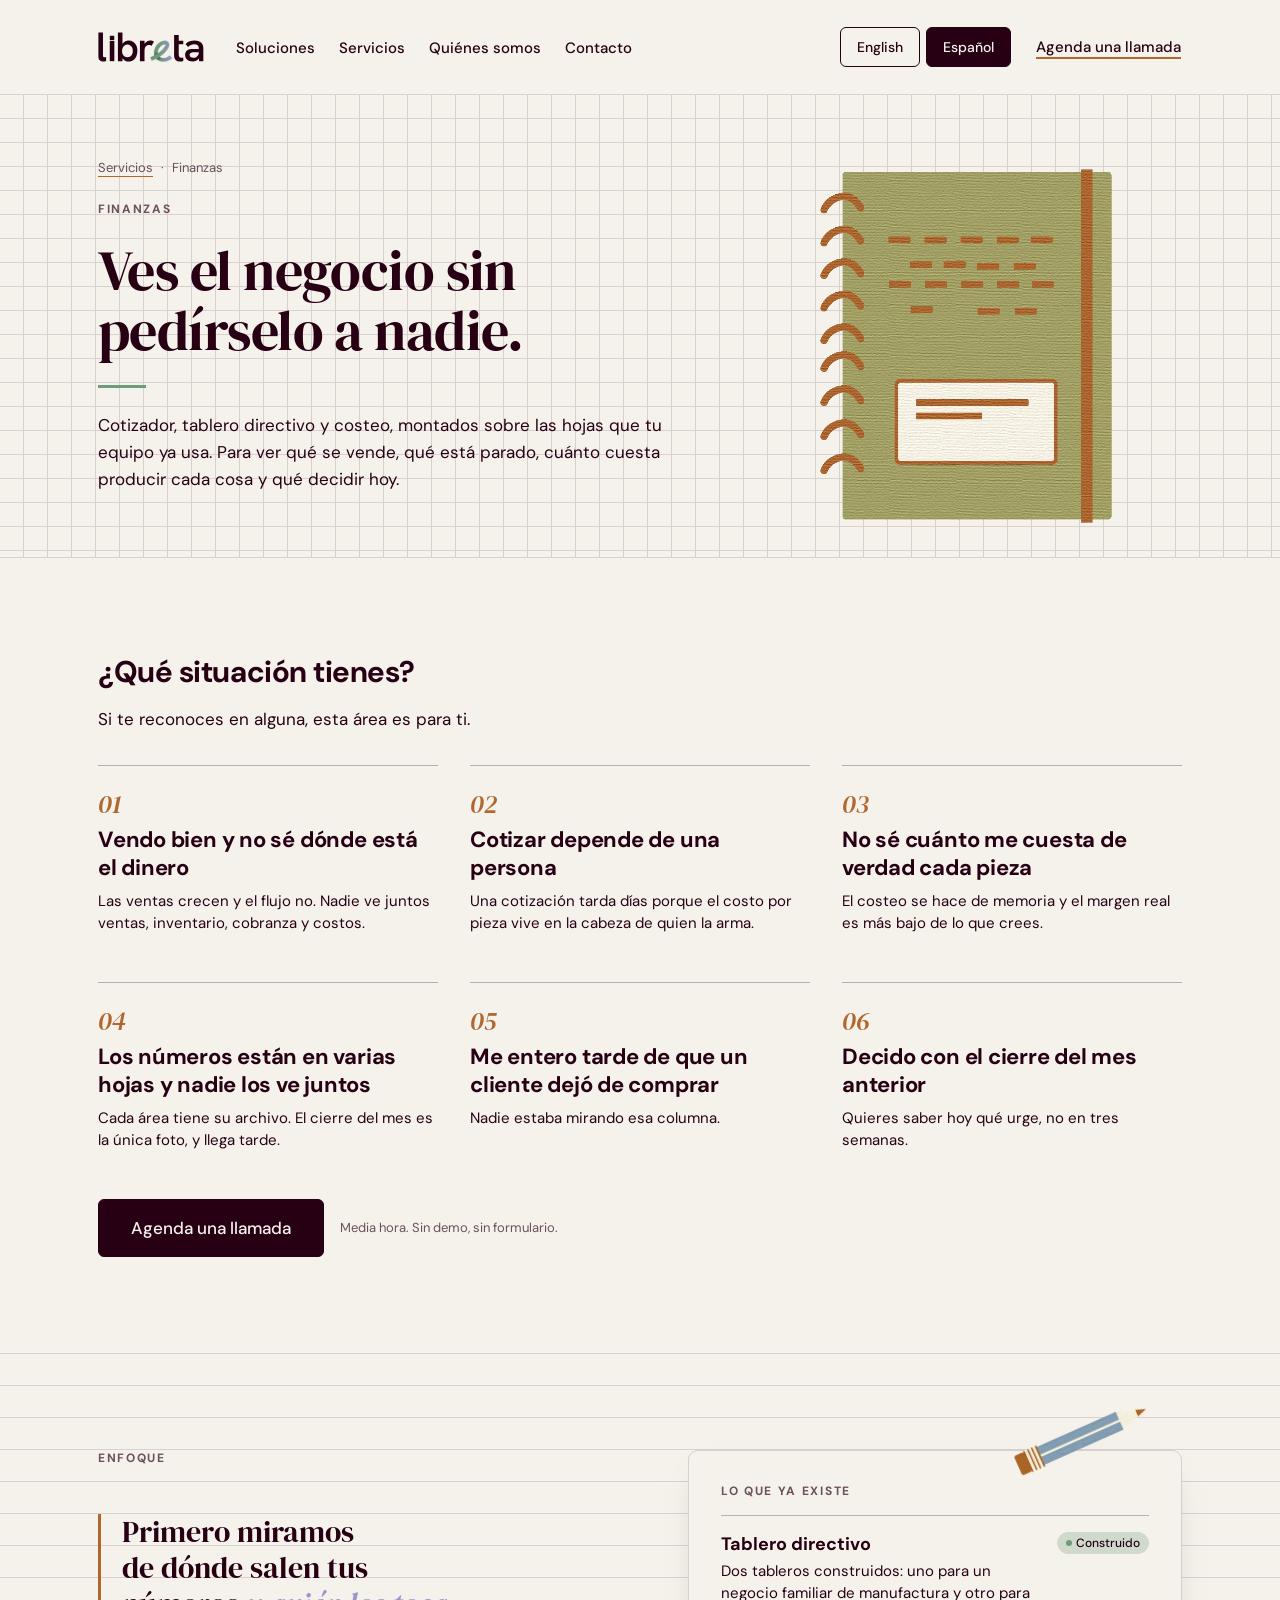
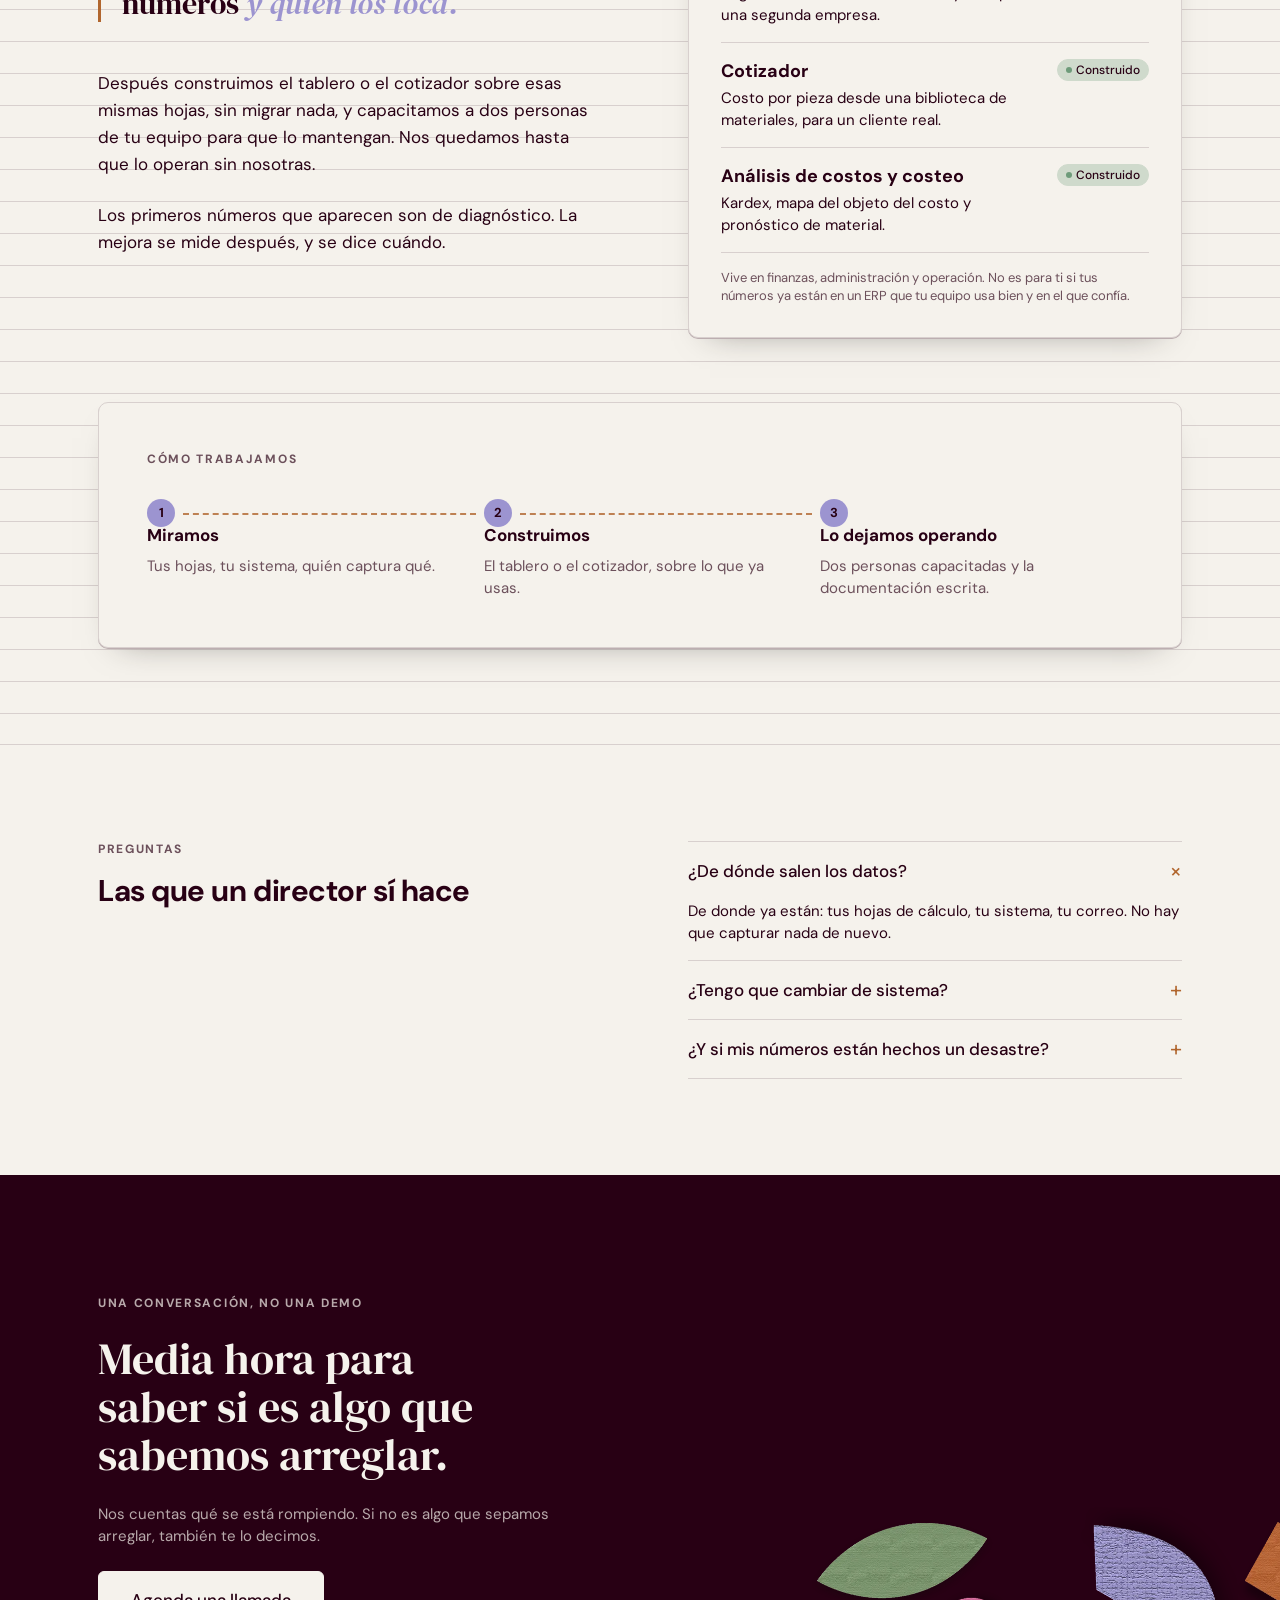
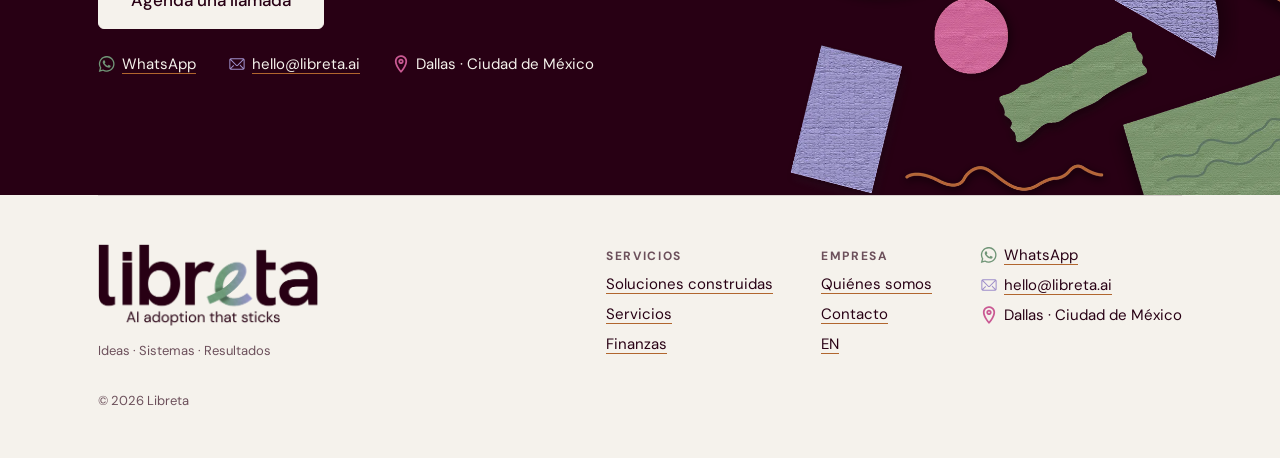
<file: finanzas/index.html>
<!doctype html><meta charset="utf-8"><title>Libreta</title><meta name="robots" content="noindex"><link rel="canonical" href="https://libreta.ai/es/finanzas/"><meta http-equiv="refresh" content="0; url=/es/finanzas/"><a href="/es/finanzas/">libreta.ai/es/finanzas/</a>
</file>
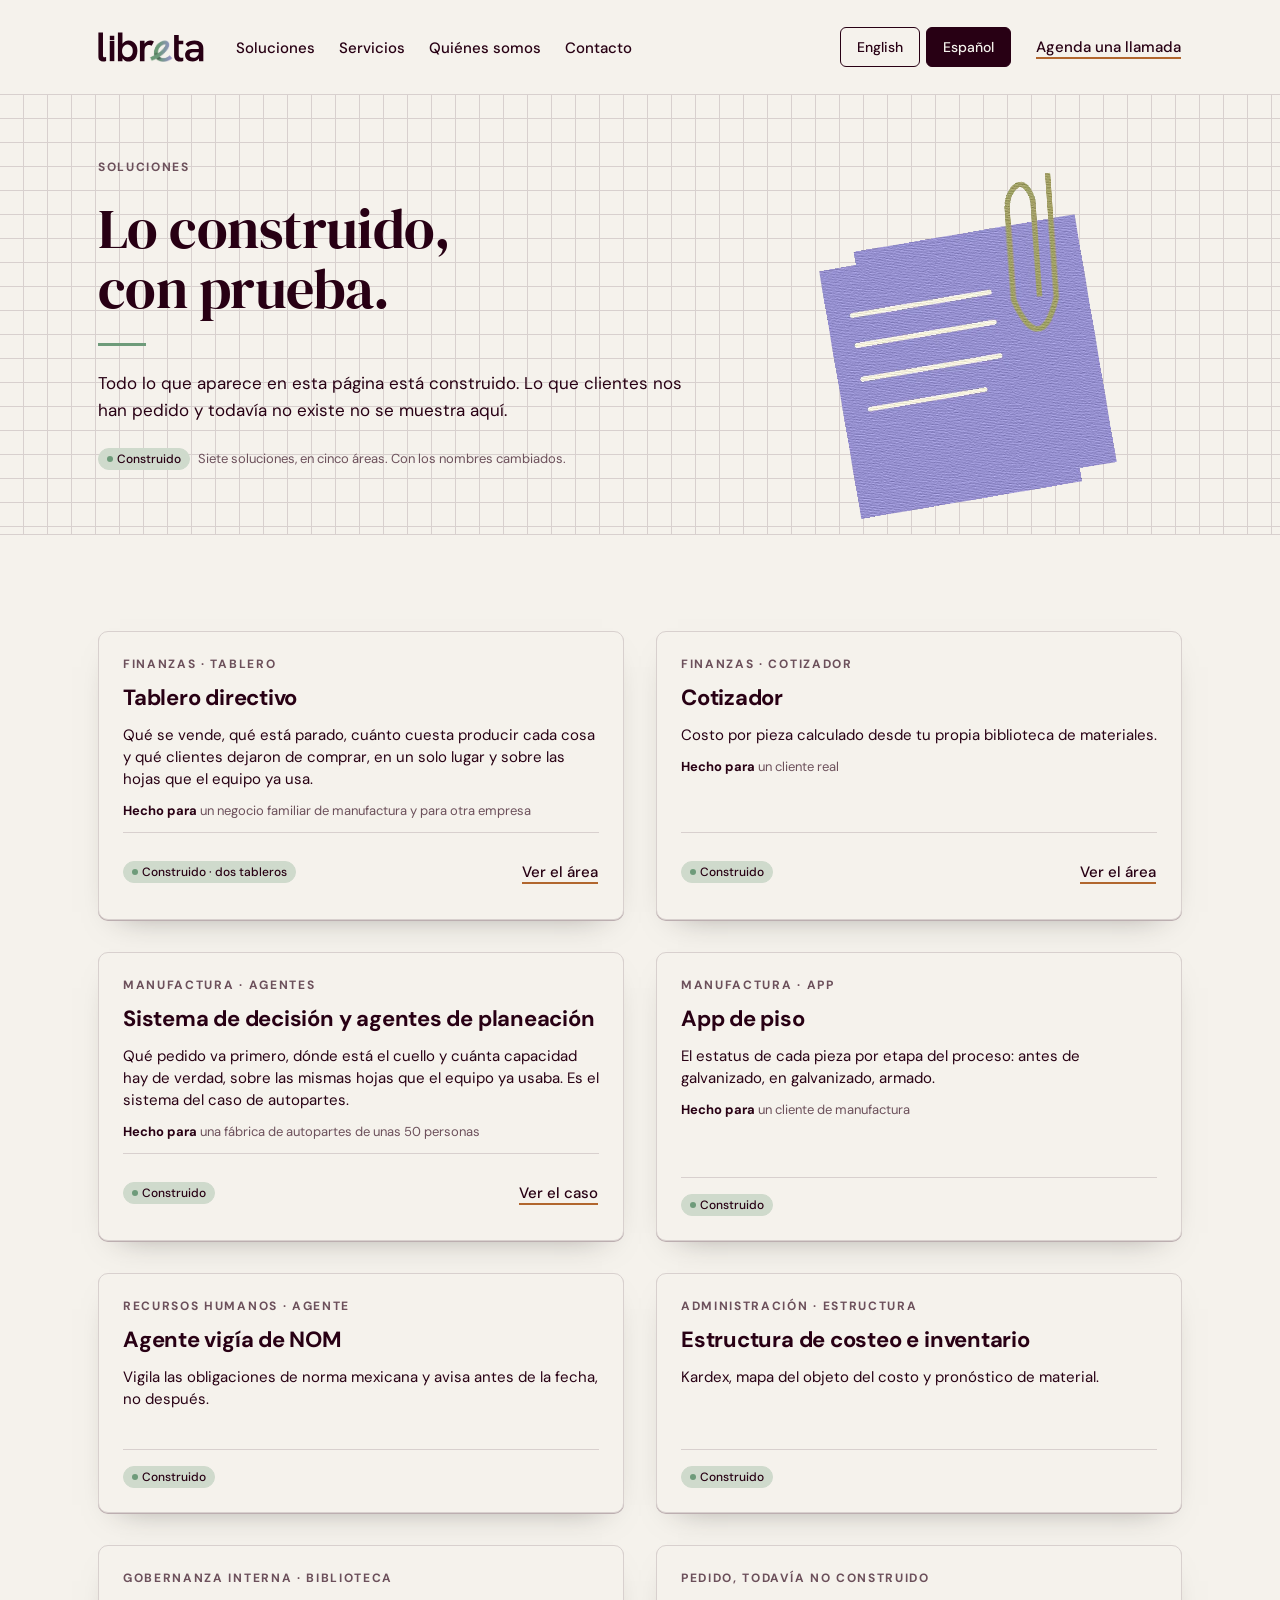
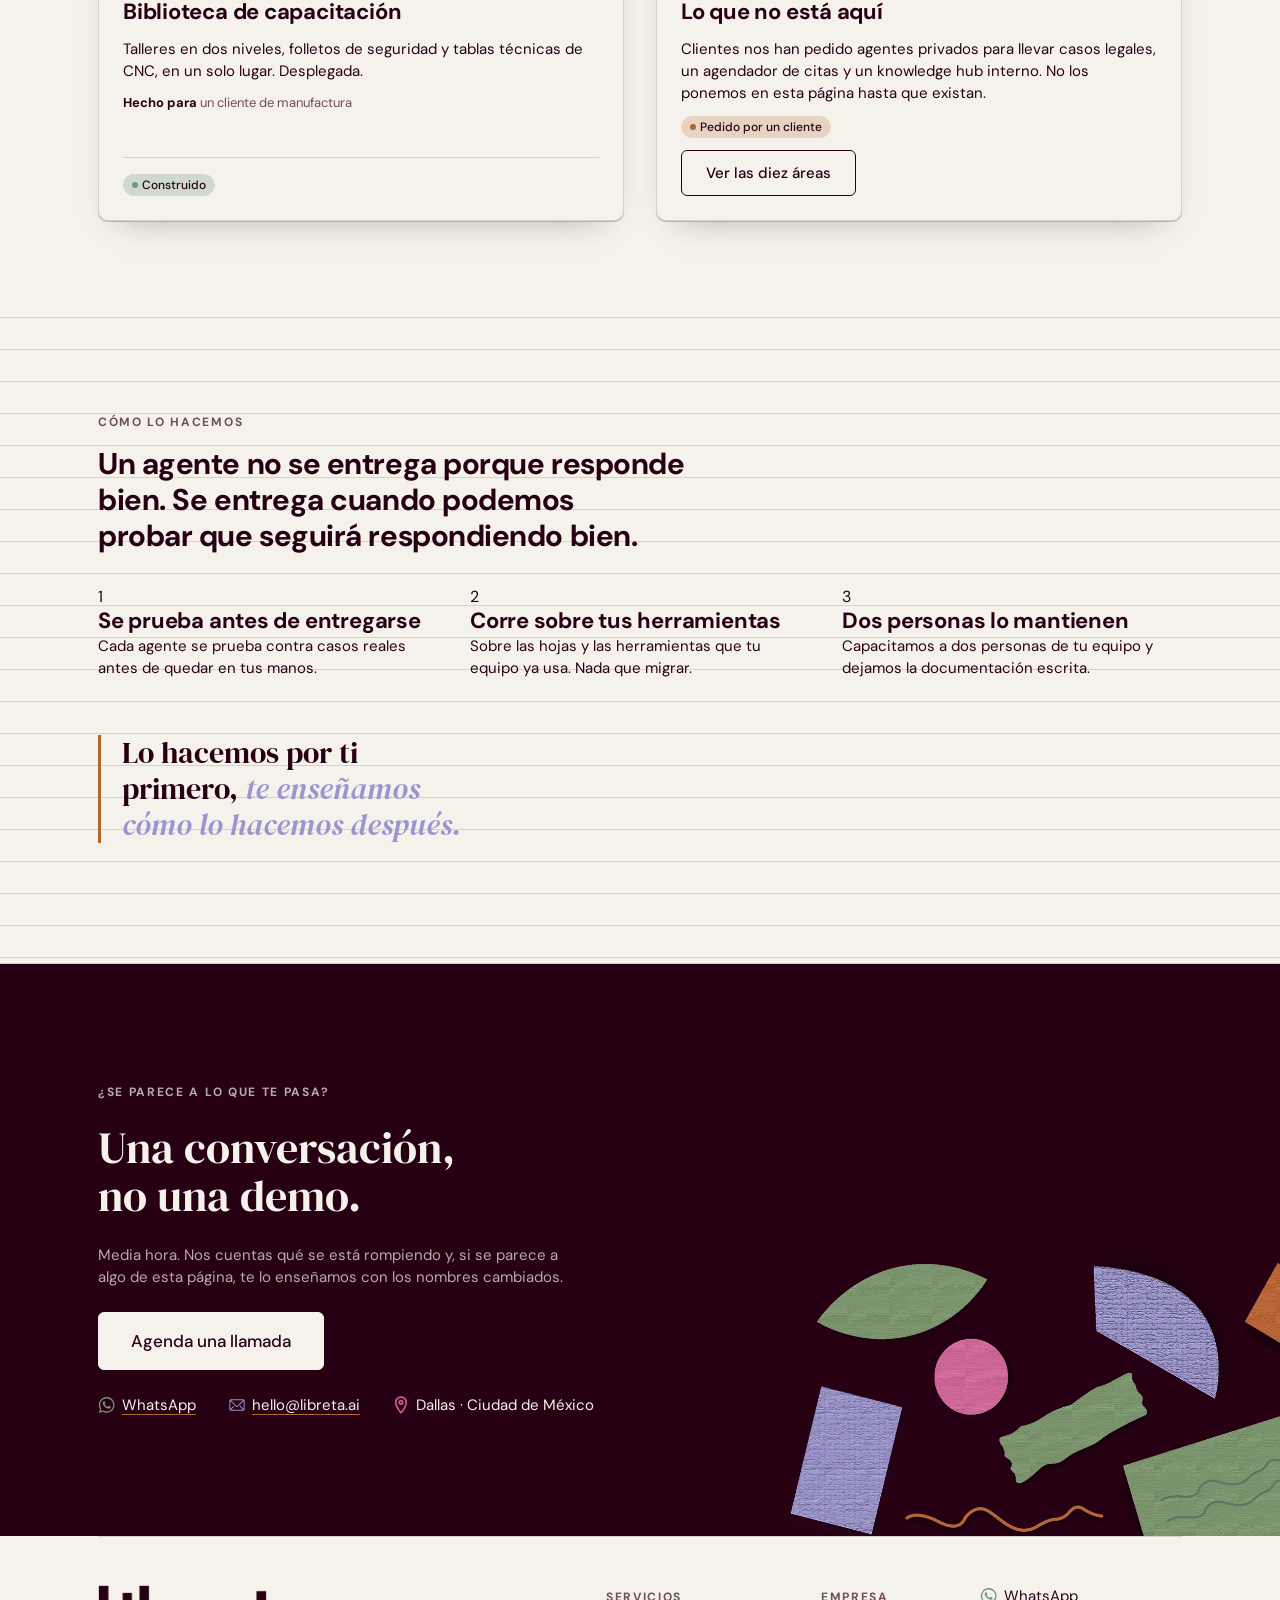
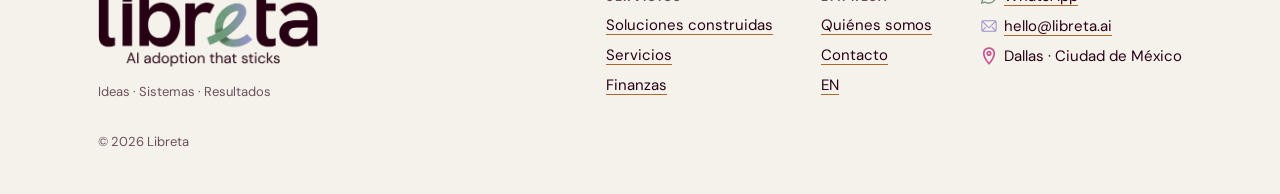
<file: soluciones/index.html>
<!doctype html><meta charset="utf-8"><title>Libreta</title><meta name="robots" content="noindex"><link rel="canonical" href="https://libreta.ai/es/soluciones/"><meta http-equiv="refresh" content="0; url=/es/soluciones/"><a href="/es/soluciones/">libreta.ai/es/soluciones/</a>
</file>
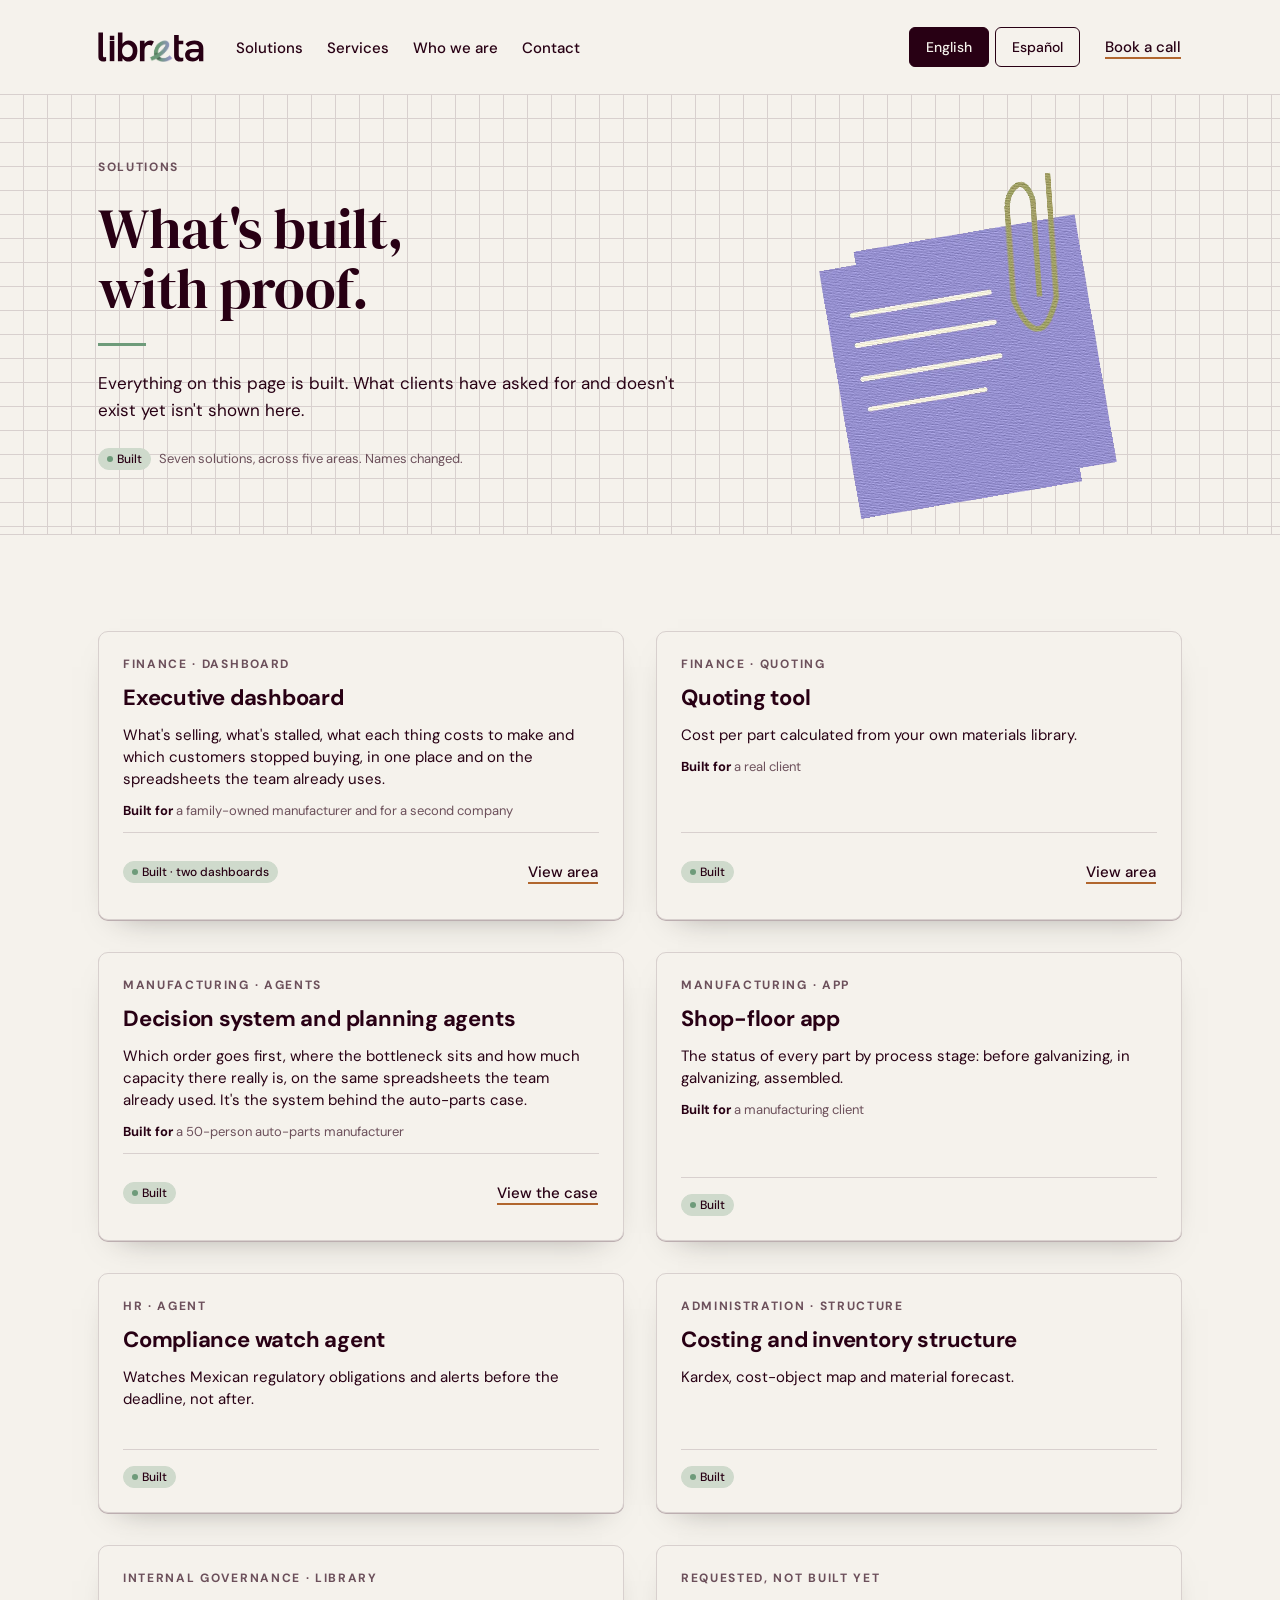
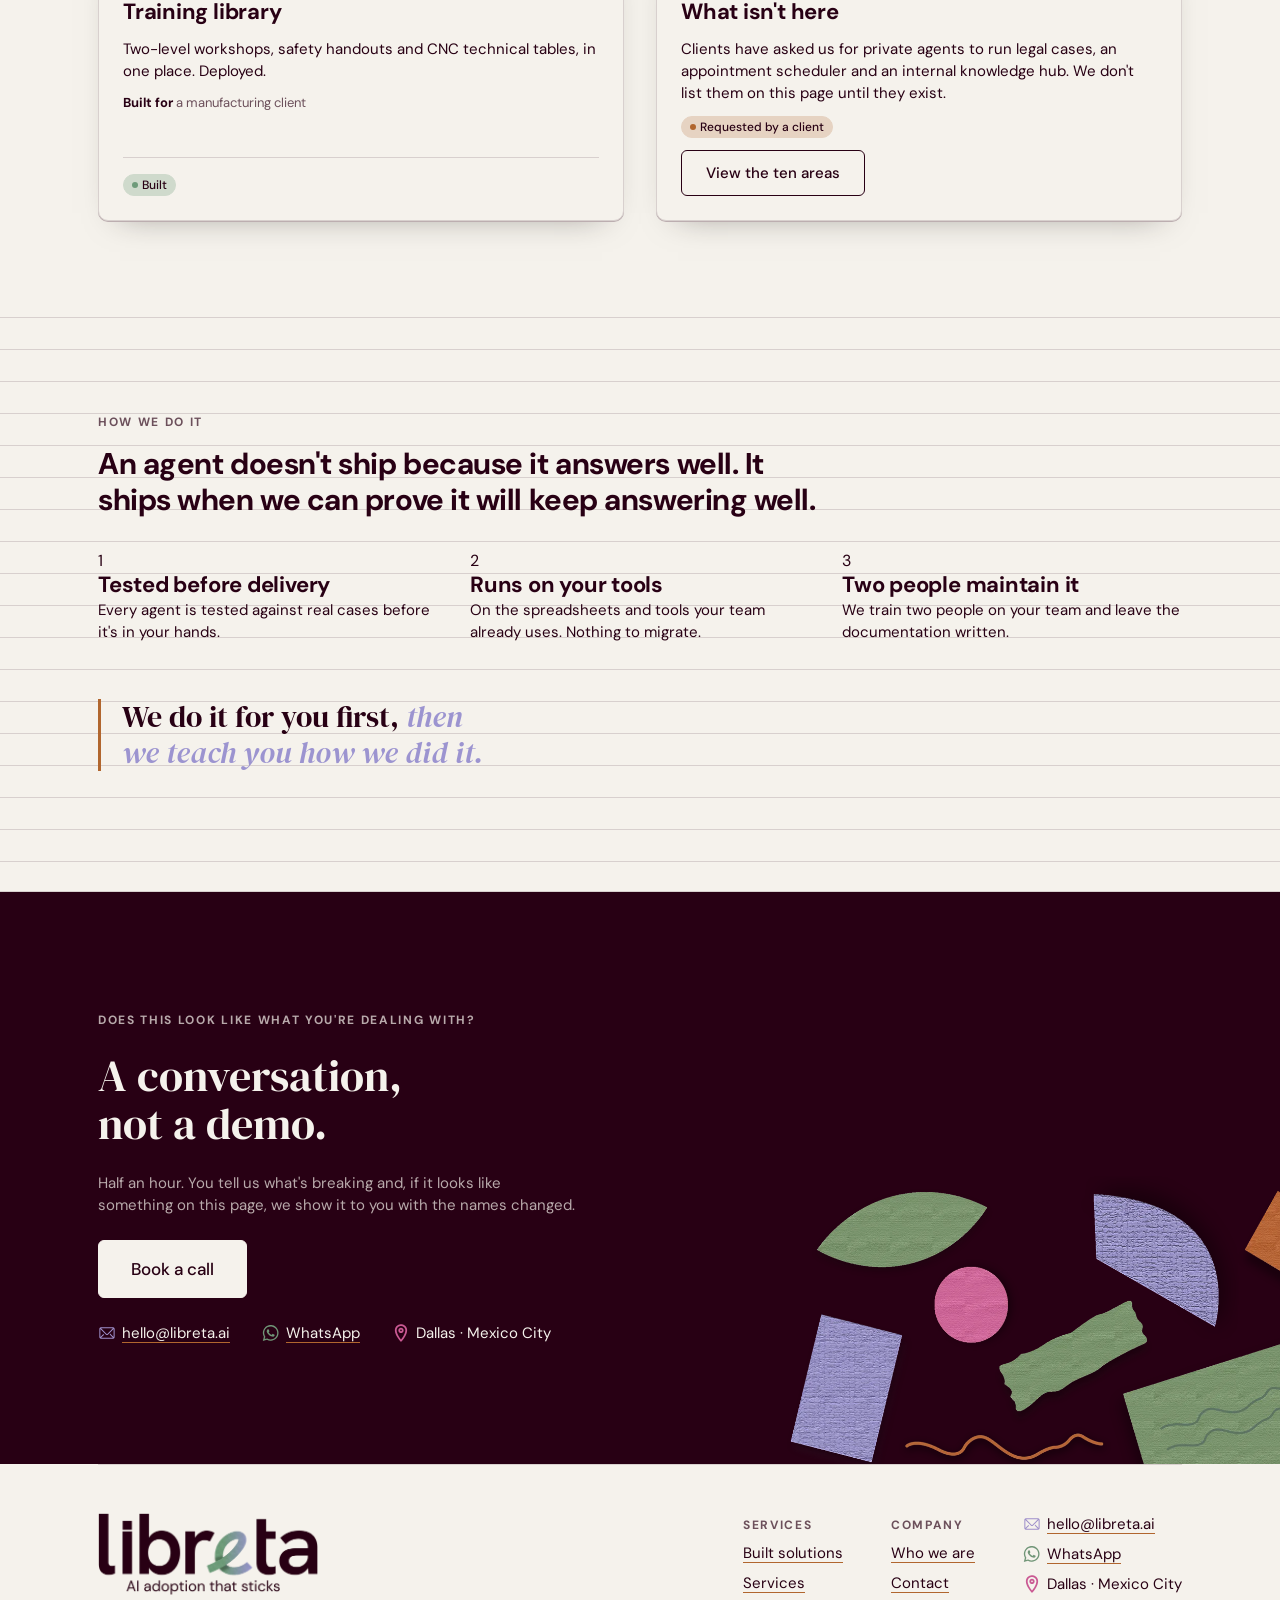
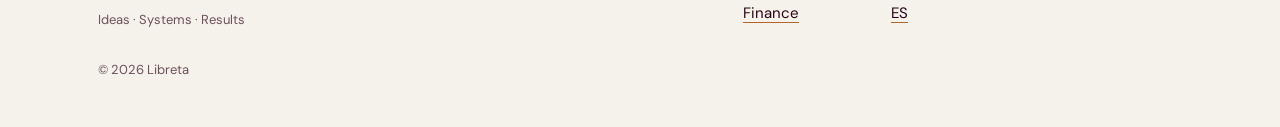
<file: solutions/index.html>
<!doctype html>
<html lang="en">
<head>
<meta charset="utf-8">
<meta name="viewport" content="width=device-width, initial-scale=1">
<title>Built solutions | Libreta</title>
<meta name="description" content="Dashboards, agents, apps and libraries already built, with client names changed.">
<meta name="theme-color" content="#f5f2ec">
<link rel="icon" type="image/png" sizes="32x32" href="../assets/img/favicon-32.png">
<link rel="icon" type="image/png" sizes="192x192" href="../assets/img/favicon-192.png">
<link rel="apple-touch-icon" href="../assets/img/apple-touch-icon.png">
<link rel="preload" href="../assets/fonts/DMSans-Variable.woff2" as="font" type="font/woff2" crossorigin>
<meta property="og:type" content="website">
<meta property="og:title" content="Built solutions | Libreta">
<meta property="og:description" content="Dashboards, agents, apps and libraries already built, with client names changed.">
<meta property="og:locale" content="en_US">
<link rel="canonical" href="https://libreta.ai/solutions/">
<link rel="alternate" hreflang="es-MX" href="https://libreta.ai/es/soluciones/">
<link rel="alternate" hreflang="en" href="https://libreta.ai/solutions/">
<link rel="alternate" hreflang="x-default" href="https://libreta.ai/solutions/">
<meta property="og:url" content="https://libreta.ai/solutions/">
<meta property="og:image" content="https://libreta.ai/assets/img/og.png">
<meta name="twitter:card" content="summary_large_image">
<link rel="stylesheet" href="../assets/css/bundle.css">
<link rel="stylesheet" href="../assets/css/sitio.css">
<style>body{margin:0;background:#f5f2ec}</style>
</head>
<body>
<div class="pagina">
<a class="saltar" href="#contenido">Skip to content</a>
<header class="wrap">
  <nav class="nav" aria-label="Main">
    <a class="lb-logo" href="../" aria-label="Libreta, home"><svg class="lb-logo__svg" role="img" aria-label="Libreta" viewBox="454 788 3698 1050" focusable="false"><g fill="currentColor"><path d="M629.8 1821.9C583.5 1821.9 545 1807.7 514.2 1779.2C483.3 1750.8 467.9 1705.3 467.9 1642.6L467.9 801.4L628.4 801.4L628.4 1610.8C628.4 1633 633.4 1649.1 643.5 1659.3C653.6 1669.4 666.9 1674.4 683.3 1674.4C692 1674.4 700.9 1673.5 710 1671.5C719.2 1669.6 728.6 1667.2 738.2 1664.3L738.2 1800.2C719.9 1807.9 701.1 1813.4 681.8 1816.8C662.5 1820.2 645.2 1821.9 629.8 1821.9"/><path d="M867.8 919.7L1023.5 919.7L1023.5 1068.8L867.8 1068.8ZM867.8 919.7"/><path d="M865.4 1096.3L1025.8 1096.3L1025.8 1808.9L865.4 1808.9ZM865.4 1096.3"/><path d="M1483.6 1674.4C1521.1 1674.4 1554.1 1665.3 1582.6 1647C1611 1628.7 1632.9 1602.7 1648.3 1568.9C1663.7 1535.2 1671.5 1496.2 1671.5 1451.8C1671.5 1407.5 1663.7 1368.5 1648.3 1334.8C1632.9 1301 1611 1275 1582.6 1256.7C1554.1 1238.4 1521.1 1229.2 1483.6 1229.2C1446 1229.2 1412.9 1238.6 1384.5 1257.4C1356.1 1276.2 1334.2 1302.2 1318.8 1335.5C1303.3 1368.7 1295.6 1407.5 1295.6 1451.8C1295.6 1496.2 1303.3 1535.2 1318.8 1568.9C1334.2 1602.7 1356.1 1628.7 1384.5 1647C1412.9 1665.3 1446 1674.4 1483.6 1674.4M1522.6 1821.9C1484 1821.9 1447.6 1814.2 1413.4 1798.8C1379.2 1783.3 1349.6 1759.5 1324.5 1727.2C1299.5 1694.9 1280.7 1652.8 1268.2 1600.7L1310.1 1610.8L1310.1 1808.9L1151.1 1808.9L1151.1 801.4L1310.1 801.4L1310.1 1295.7L1274 1295.7C1283.6 1250.4 1300.2 1212.1 1323.8 1180.8C1347.4 1149.5 1376.3 1125.4 1410.6 1108.5C1444.8 1091.7 1482.1 1083.2 1522.6 1083.2C1580.4 1083.2 1632.7 1097.9 1679.4 1127.3C1726.1 1156.7 1763.5 1198.9 1791.4 1253.8C1819.4 1308.7 1833.4 1374.8 1833.4 1451.8C1833.4 1522.2 1820.6 1585.3 1795 1641.2C1769.5 1697.1 1733.6 1741.2 1687.4 1773.5C1641.1 1805.8 1586.2 1821.9 1522.6 1821.9"/><path d="M1921.2 1808.9L1921.2 1096.3L2083.1 1096.3L2083.1 1288.5L2052.8 1292.8C2057.6 1251.4 2071.6 1215 2094.7 1183.7C2117.8 1152.4 2146 1127.8 2179.2 1110C2212.5 1092.2 2245.5 1083.2 2278.3 1083.2C2301.4 1083.2 2323.5 1086.1 2344.8 1091.9C2365.9 1097.7 2388.1 1107.3 2411.2 1120.8L2333.2 1265.4C2322.6 1258.6 2308.8 1253.1 2292 1248.8C2275.1 1244.4 2259 1242.2 2243.6 1242.2C2223.3 1242.2 2203.3 1246.1 2183.6 1253.8C2163.8 1261.5 2146.2 1273.3 2130.8 1289.2C2115.4 1305.1 2103.8 1325.6 2096.1 1350.7C2091.3 1364.2 2087.7 1381.7 2085.3 1403.4C2082.9 1425.1 2081.7 1455.2 2081.7 1493.8L2081.7 1808.9ZM1921.2 1808.9"/><path d="M3993.2 1808.9L3981.7 1688.9L3981.7 1359.3C3981.7 1313.1 3967.7 1278.2 3939.8 1254.5C3911.8 1230.9 3872.8 1219.1 3822.7 1219.1C3784.1 1219.1 3746.3 1226.6 3709.2 1241.5C3672.1 1256.5 3638.1 1279.4 3607.3 1310.2L3517.7 1204.7C3563.9 1161.3 3613.1 1130.2 3665.1 1111.4C3717.2 1092.6 3774 1083.2 3835.7 1083.2C3932 1083.2 4007 1107.6 4060.4 1156.2C4113.9 1204.9 4140.7 1272.6 4140.7 1359.3L4140.7 1808.9ZM3772.1 1821.9C3719.1 1821.9 3672.1 1812.2 3631.1 1793C3590.2 1773.7 3558.4 1746.7 3535.8 1712C3513.1 1677.3 3501.8 1636.9 3501.8 1590.6C3501.8 1551.1 3510.2 1516.9 3527.1 1488C3543.9 1459.1 3565.9 1436.4 3592.8 1420C3616 1405.6 3642.9 1395.2 3673.8 1389C3704.6 1382.7 3736.9 1379.6 3770.6 1379.6L3994.7 1379.6L3994.7 1499.5L3793.8 1499.5C3776.4 1499.5 3759.1 1501.2 3741.7 1504.6C3724.4 1508 3709 1514 3695.5 1522.7C3685.8 1530.4 3677.9 1540 3671.6 1551.6C3665.3 1563.1 3662.2 1576.6 3662.2 1592C3662.2 1622.9 3674 1647.2 3697.6 1665C3721.2 1682.9 3752.8 1691.8 3792.3 1691.8C3827 1691.8 3858.6 1684.1 3887 1668.7C3915.4 1653.3 3938.3 1632 3955.7 1605.1C3973 1578.1 3981.7 1547.7 3981.7 1514L4030.8 1593.5C4019.3 1643.6 4000.9 1685.8 3975.9 1720C3950.8 1754.2 3921 1779.7 3886.3 1796.6C3851.6 1813.4 3813.5 1821.9 3772.1 1821.9"/><path d="M3279.8 1220.6L3279.8 1564.6C3279.8 1605.1 3285.8 1636.1 3297.8 1657.8C3309.9 1679.5 3331.8 1690.3 3363.6 1690.3C3373.2 1690.3 3384.5 1689.2 3397.6 1686.7C3410.6 1684.3 3424.3 1681.2 3438.7 1677.3L3438.7 1801.6C3419.5 1808.4 3400 1813.4 3380.2 1816.8C3360.4 1820.2 3340.5 1821.9 3320.2 1821.9C3284.5 1821.9 3251.1 1814.9 3219.8 1800.9C3188.4 1786.9 3163.6 1764.3 3145.3 1733C3127 1701.7 3117.9 1660.5 3117.9 1609.4L3117.9 890.3L3279.8 890.3L3279.8 1096.2L3438.7 1096.2L3438.7 1220.6ZM3279.8 1220.6"/></g><image href="../assets/img/logotipo-e.webp" x="2270" y="1080" width="790" height="758"/></svg></a>
    <ul class="nav-links">
      <li><a href="../solutions/">Solutions</a></li>
      <li><a href="../#servicios">Services</a></li>
      <li><a href="../#quienes">Who we are</a></li>
      <li><a href="../#puerta">Contact</a></li>
    </ul>
    <div class="nav-der">
      <div class="idioma" role="group" aria-label="Language / Idioma"><span class="idioma__op idioma__op--activo" aria-current="true">English</span><a class="idioma__op" href="../es/soluciones/" hreflang="es" lang="es">Español</a></div>
      <a class="lb-boton lb-boton--enlace" href="https://calendar.app.google/qMXoVizQ12oL8fDw6">Book a call</a>
    </div>
  </nav>
</header>
<main id="contenido">
<section id="inicio" class="papel-cuadricula" style="border-top: 1px solid var(--linea); border-bottom: 1px solid var(--linea);">
  <div class="wrap hero">
    <header class="lb-encabezado">
      <span class="lb-encabezado__eyebrow">Solutions</span>
      <h1 class="lb-encabezado__frase">What's built, with proof.</h1>
      <div class="lb-encabezado__filete"></div>
      <p class="lb-encabezado__bajada">Everything on this page is built. What clients have asked for and doesn't exist yet isn't shown here.</p>
      <div class="chips"><span class="lb-chip lb-chip--bien">Built</span><span class="nota">Seven solutions, across five areas. Names changed.</span></div>
    </header>
    <div class="hero-arte" aria-hidden="true" style="min-height: 420px;">
      <img src="../assets/img/postit-con-clip.webp" alt="" style="height: 360px; transform: rotate(-4deg);">
    </div>
  </div>
</section>

<section class="sec">
  <div class="wrap" style="display: flex; flex-direction: column; gap: var(--s6);">
    <div class="g2">
      <article class="hoja sol">
        <span class="etiqueta">Finance · Dashboard</span>
        <h2 class="titulo-3">Executive dashboard</h2>
        <p class="cuerpo-ui">What's selling, what's stalled, what each thing costs to make and which customers stopped buying, in one place and on the spreadsheets the team already uses.</p>
        <div class="meta"><span><b>Built for</b> a family-owned manufacturer and for a second company</span></div>
        <div class="pie"><span class="lb-chip lb-chip--bien">Built · two dashboards</span><a class="lb-boton lb-boton--enlace" href="../finance/">View area</a></div>
      </article>
      <article class="hoja sol">
        <span class="etiqueta">Finance · Quoting</span>
        <h2 class="titulo-3">Quoting tool</h2>
        <p class="cuerpo-ui">Cost per part calculated from your own materials library.</p>
        <div class="meta"><span><b>Built for</b> a real client</span></div>
        <div class="pie"><span class="lb-chip lb-chip--bien">Built</span><a class="lb-boton lb-boton--enlace" href="../finance/">View area</a></div>
      </article>
      <article class="hoja sol">
        <span class="etiqueta">Manufacturing · Agents</span>
        <h2 class="titulo-3">Decision system and planning agents</h2>
        <p class="cuerpo-ui">Which order goes first, where the bottleneck sits and how much capacity there really is, on the same spreadsheets the team already used. It's the system behind the auto-parts case.</p>
        <div class="meta"><span><b>Built for</b> a 50-person auto-parts manufacturer</span></div>
        <div class="pie"><span class="lb-chip lb-chip--bien">Built</span><a class="lb-boton lb-boton--enlace" href="../#prueba">View the case</a></div>
      </article>
      <article class="hoja sol">
        <span class="etiqueta">Manufacturing · App</span>
        <h2 class="titulo-3">Shop-floor app</h2>
        <p class="cuerpo-ui">The status of every part by process stage: before galvanizing, in galvanizing, assembled.</p>
        <div class="meta"><span><b>Built for</b> a manufacturing client</span></div>
        <div class="pie"><span class="lb-chip lb-chip--bien">Built</span></div>
      </article>
      <article class="hoja sol">
        <span class="etiqueta">HR · Agent</span>
        <h2 class="titulo-3">Compliance watch agent</h2>
        <p class="cuerpo-ui">Watches Mexican regulatory obligations and alerts before the deadline, not after.</p>
        <div class="pie"><span class="lb-chip lb-chip--bien">Built</span></div>
      </article>
      <article class="hoja sol">
        <span class="etiqueta">Administration · Structure</span>
        <h2 class="titulo-3">Costing and inventory structure</h2>
        <p class="cuerpo-ui">Kardex, cost-object map and material forecast.</p>
        <div class="pie"><span class="lb-chip lb-chip--bien">Built</span></div>
      </article>
      <article class="hoja sol">
        <span class="etiqueta">Internal governance · Library</span>
        <h2 class="titulo-3">Training library</h2>
        <p class="cuerpo-ui">Two-level workshops, safety handouts and CNC technical tables, in one place. Deployed.</p>
        <div class="meta"><span><b>Built for</b> a manufacturing client</span></div>
        <div class="pie"><span class="lb-chip lb-chip--bien">Built</span></div>
      </article>
      <article class="hoja sol papel-puntos" style="justify-content: center; align-items: flex-start;">
        <span class="etiqueta">Requested, not built yet</span>
        <h2 class="titulo-3">What isn't here</h2>
        <p class="cuerpo-ui">Clients have asked us for private agents to run legal cases, an appointment scheduler and an internal knowledge hub. We don't list them on this page until they exist.</p>
        <div class="chips"><span class="lb-chip lb-chip--aviso">Requested by a client</span></div>
        <a class="lb-boton lb-boton--secundario" href="../#servicios">View the ten areas</a>
      </article>
    </div>
  </div>
</section>

<section class="papel-rayado" style="border-top: 1px solid var(--linea); border-bottom: 1px solid var(--linea); padding: var(--s9) 0;">
  <div class="wrap" style="display: flex; flex-direction: column; gap: var(--s6);">
    <div style="display: flex; flex-direction: column; gap: var(--s4); max-width: 68ch;">
      <p class="etiqueta">How we do it</p>
      <h2 class="titulo-2">An agent doesn't ship because it answers well. It ships when we can prove it will keep answering well.</h2>
    </div>
    <div class="g3">
      <div class="paso"><span class="n">1</span><h3 class="titulo-3">Tested before delivery</h3><p class="cuerpo-ui">Every agent is tested against real cases before it's in your hands.</p></div>
      <div class="paso"><span class="n">2</span><h3 class="titulo-3">Runs on your tools</h3><p class="cuerpo-ui">On the spreadsheets and tools your team already uses. Nothing to migrate.</p></div>
      <div class="paso"><span class="n">3</span><h3 class="titulo-3">Two people maintain it</h3><p class="cuerpo-ui">We train two people on your team and leave the documentation written.</p></div>
    </div>
    <blockquote class="lb-cita" style="padding-left: var(--s5);"><p>We do it for you first, <em>then we teach you how we did it.</em></p></blockquote>
  </div>
</section>

<section id="puerta" class="puerta-sec" data-theme="tinta">
  <img class="puerta-arte" src="../assets/img/patrones-motivos.webp" alt="" aria-hidden="true">
  <div class="wrap">
    <section class="lb-puerta" style="background: transparent;">
      <span class="etiqueta">Does this look like what you're dealing with?</span>
      <h2 class="lb-puerta__frase">A conversation, not a demo.</h2>
      <p class="lb-puerta__nota">Half an hour. You tell us what's breaking and, if it looks like something on this page, we show it to you with the names changed.</p>
      <a class="lb-boton lb-boton--grande" href="https://calendar.app.google/qMXoVizQ12oL8fDw6">Book a call</a>
      <ul class="contactos">
<li><img src="../assets/img/correo.svg" alt="" width="18" height="18"><a href="mailto:hello@libreta.ai">hello@libreta.ai</a></li>
<li><img src="../assets/img/whatsapp.svg" alt="" width="18" height="18"><a href="https://wa.me/14696051751?text=Hi%2C%20I%27d%20like%20to%20talk%20about%20something%20that%27s%20breaking%20in%20my%20operation.">WhatsApp</a></li>

<li><img src="../assets/img/ubicacion.svg" alt="" width="18" height="18"><span>Dallas · Mexico City</span></li>
</ul>
    </section>
  </div>
</section>
</main>
<footer class="wrap">
  <div class="footer">
    <div style="display: flex; flex-direction: column; gap: var(--s4);">
      <a href="../" aria-label="Libreta. AI adoption that sticks" style="display: inline-block; line-height: 0;"><img src="../assets/img/libreta-logotipo-tagline.webp" alt="" width="220" height="74" style="width: 220px; height: auto; display: block;"></a>
      <p class="nota">Ideas · Systems · Results</p>
    </div>
    <div style="display: flex; gap: var(--s7); flex-wrap: wrap;">
      <ul><li><span class="etiqueta">Services</span></li><li><a href="../solutions/">Built solutions</a></li><li><a href="../#servicios">Services</a></li><li><a href="../finance/">Finance</a></li></ul>
      <ul><li><span class="etiqueta">Company</span></li><li><a href="../#quienes">Who we are</a></li><li><a href="../#puerta">Contact</a></li><li><a href="../es/soluciones/" hreflang="es" lang="es">ES</a></li></ul>
      <ul class="contactos" style="flex-direction: column; gap: var(--s2);">
<li><img src="../assets/img/correo.svg" alt="" width="18" height="18"><a href="mailto:hello@libreta.ai">hello@libreta.ai</a></li>
<li><img src="../assets/img/whatsapp.svg" alt="" width="18" height="18"><a href="https://wa.me/14696051751?text=Hi%2C%20I%27d%20like%20to%20talk%20about%20something%20that%27s%20breaking%20in%20my%20operation.">WhatsApp</a></li>

<li><img src="../assets/img/ubicacion.svg" alt="" width="18" height="18"><span>Dallas · Mexico City</span></li>
</ul>
    </div>
    <p class="nota" style="flex-basis: 100%;">© 2026 Libreta</p>
  </div>
</footer>
</div>
<nav class="barra-fija" aria-label="Quick contact">
<a class="lb-boton lb-boton--secundario" href="https://wa.me/14696051751?text=Hi%2C%20I%27d%20like%20to%20talk%20about%20something%20that%27s%20breaking%20in%20my%20operation.">WhatsApp</a>
<a class="lb-boton" href="https://calendar.app.google/qMXoVizQ12oL8fDw6">Book a call</a>
</nav>

</body>
</html>
</file>
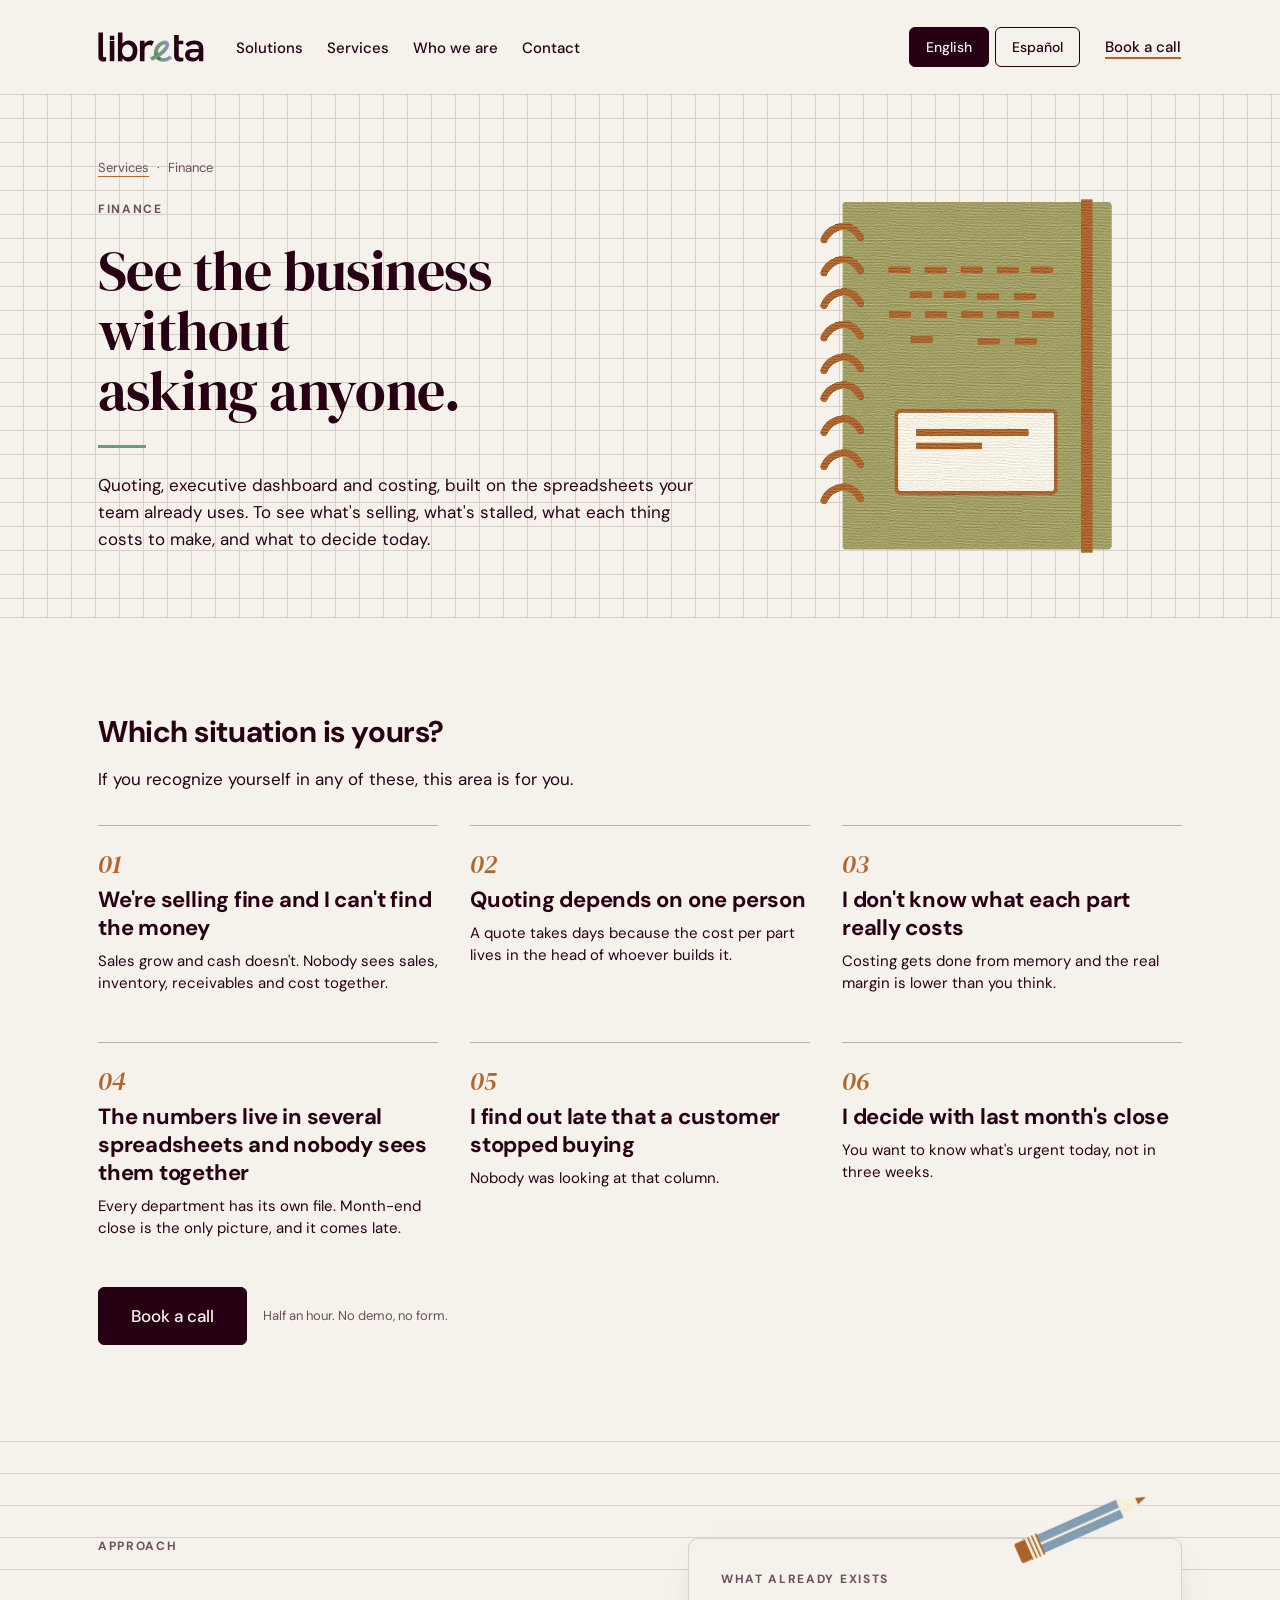
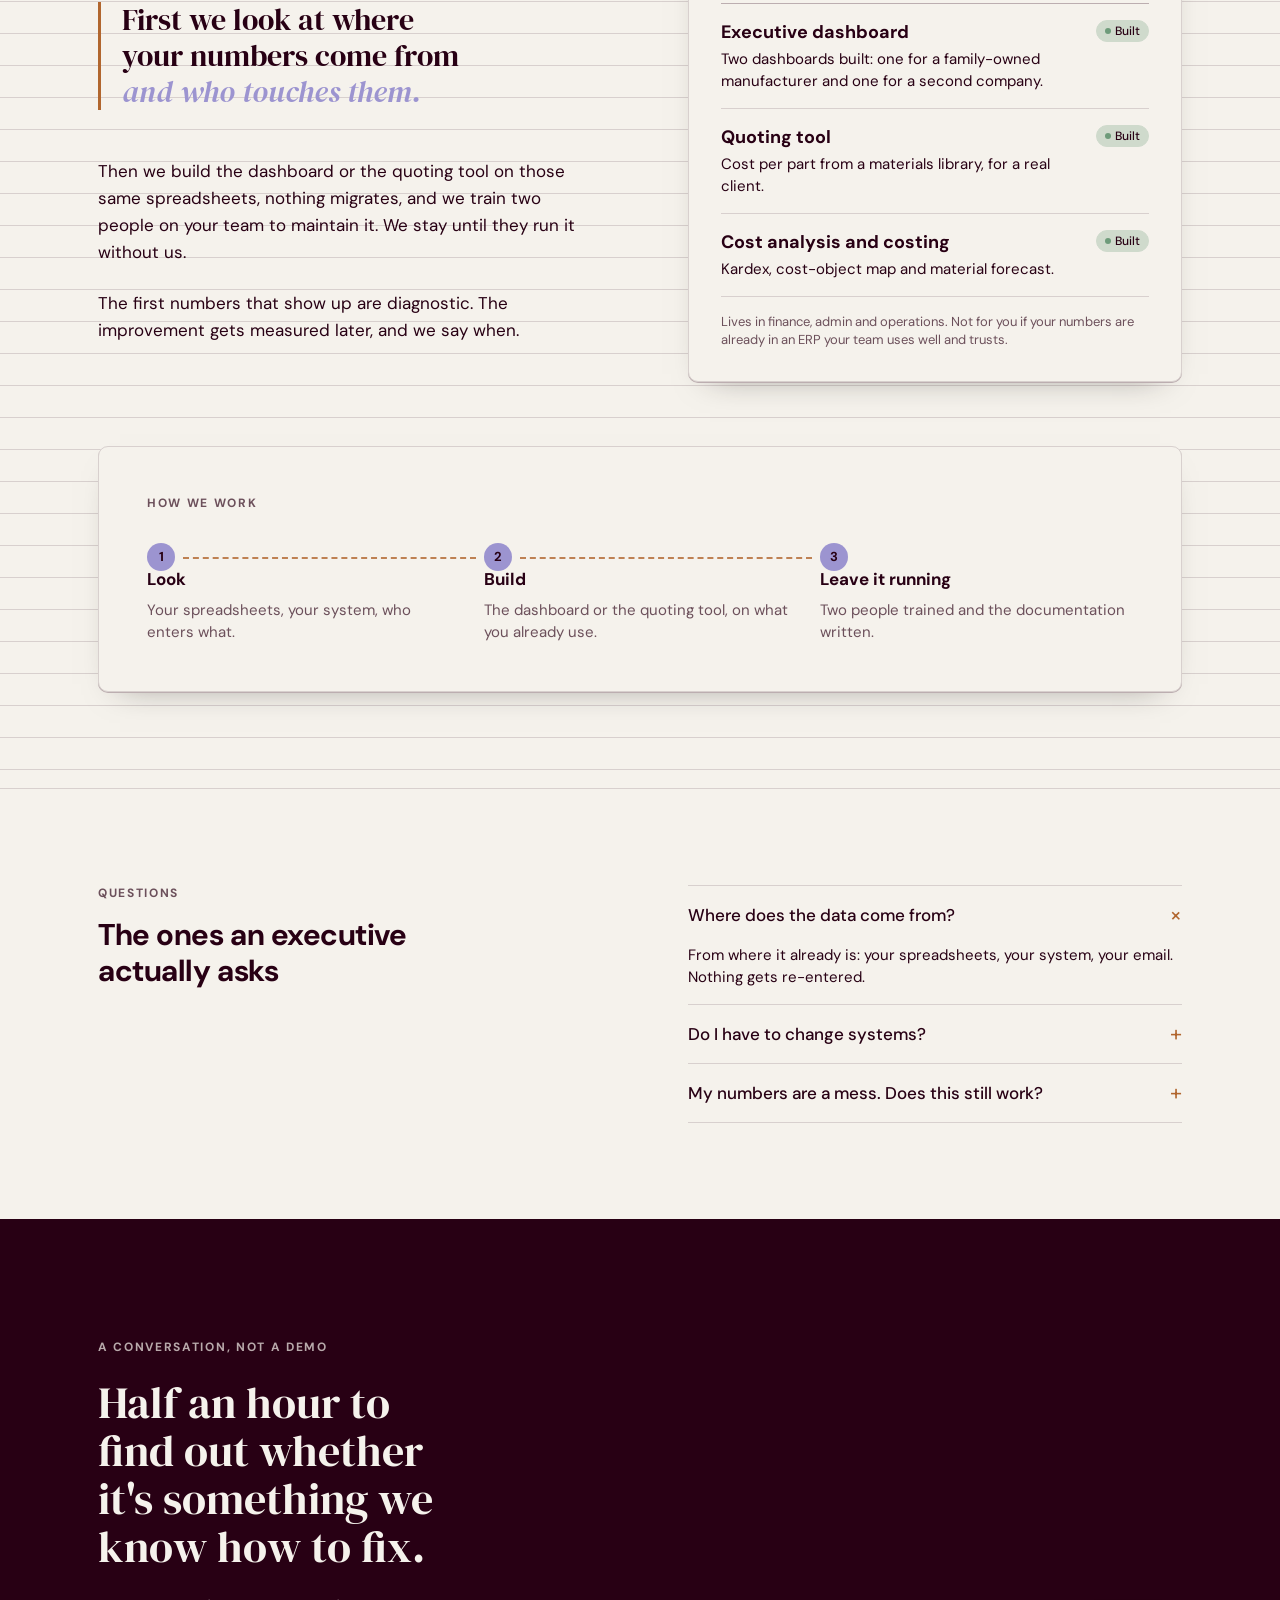
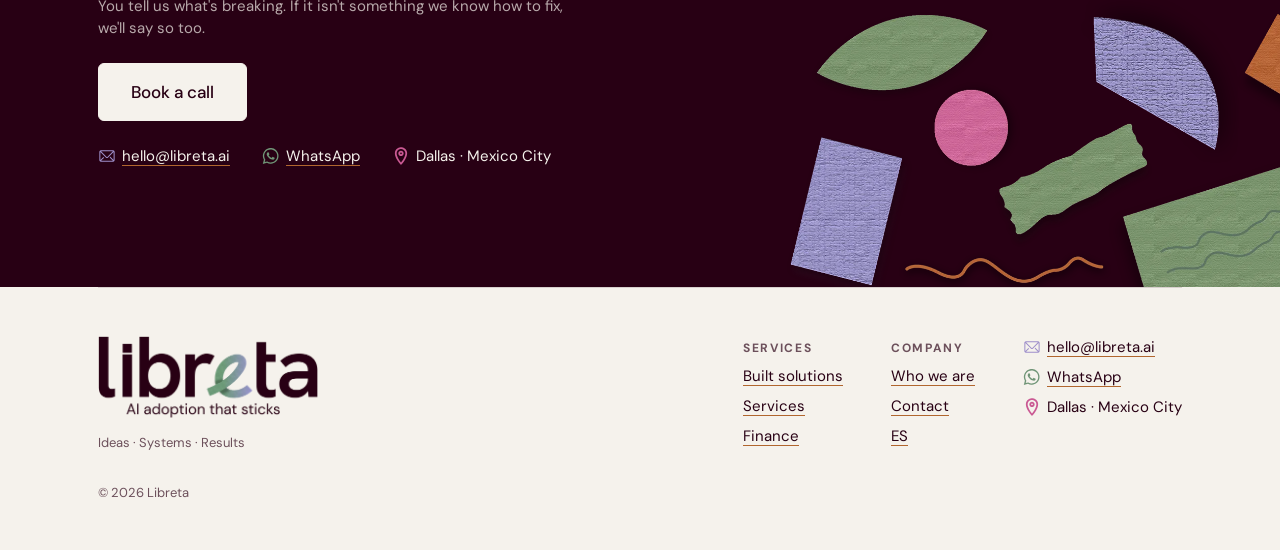
<file: en/finance/index.html>
<!doctype html><meta charset="utf-8"><title>Libreta</title><meta name="robots" content="noindex"><link rel="canonical" href="https://libreta.ai/finance/"><meta http-equiv="refresh" content="0; url=/finance/"><a href="/finance/">libreta.ai/finance/</a>
</file>
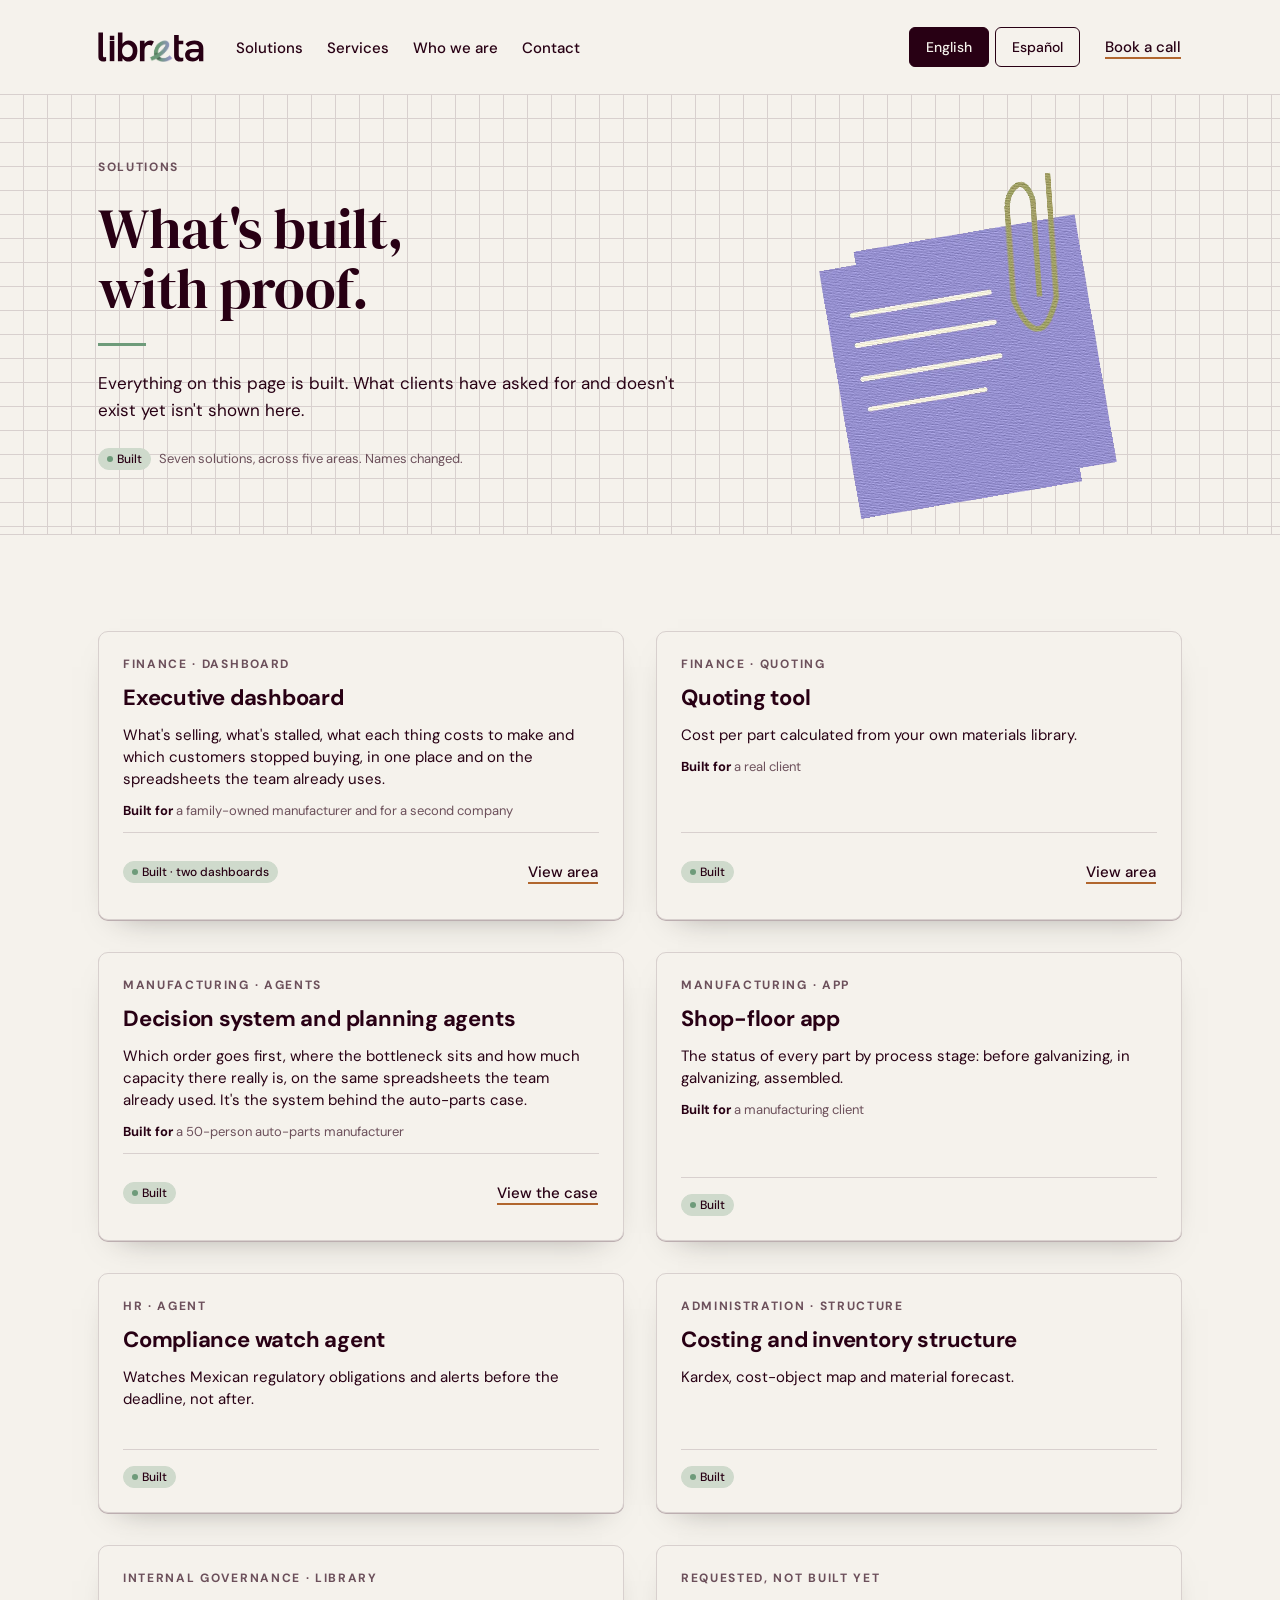
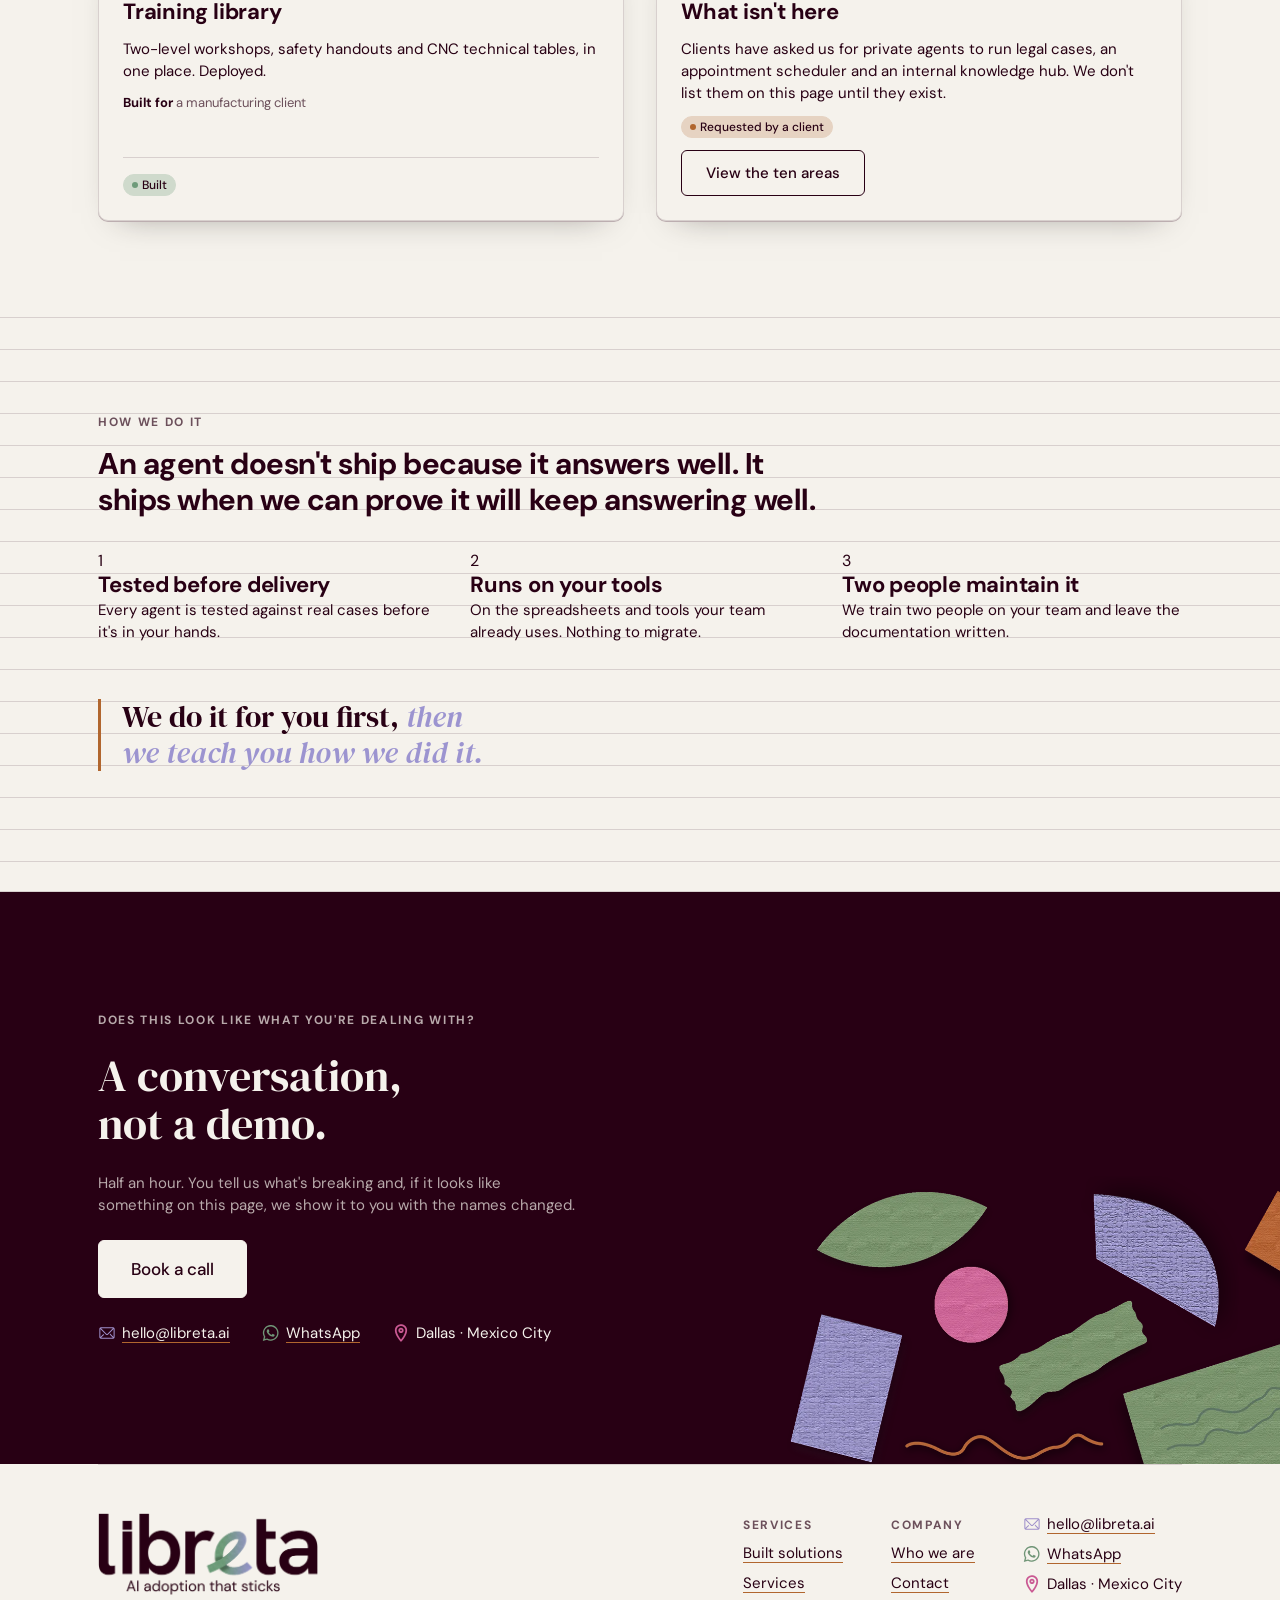
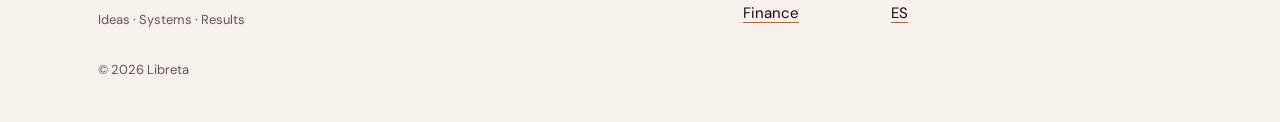
<file: en/solutions/index.html>
<!doctype html><meta charset="utf-8"><title>Libreta</title><meta name="robots" content="noindex"><link rel="canonical" href="https://libreta.ai/solutions/"><meta http-equiv="refresh" content="0; url=/solutions/"><a href="/solutions/">libreta.ai/solutions/</a>
</file>
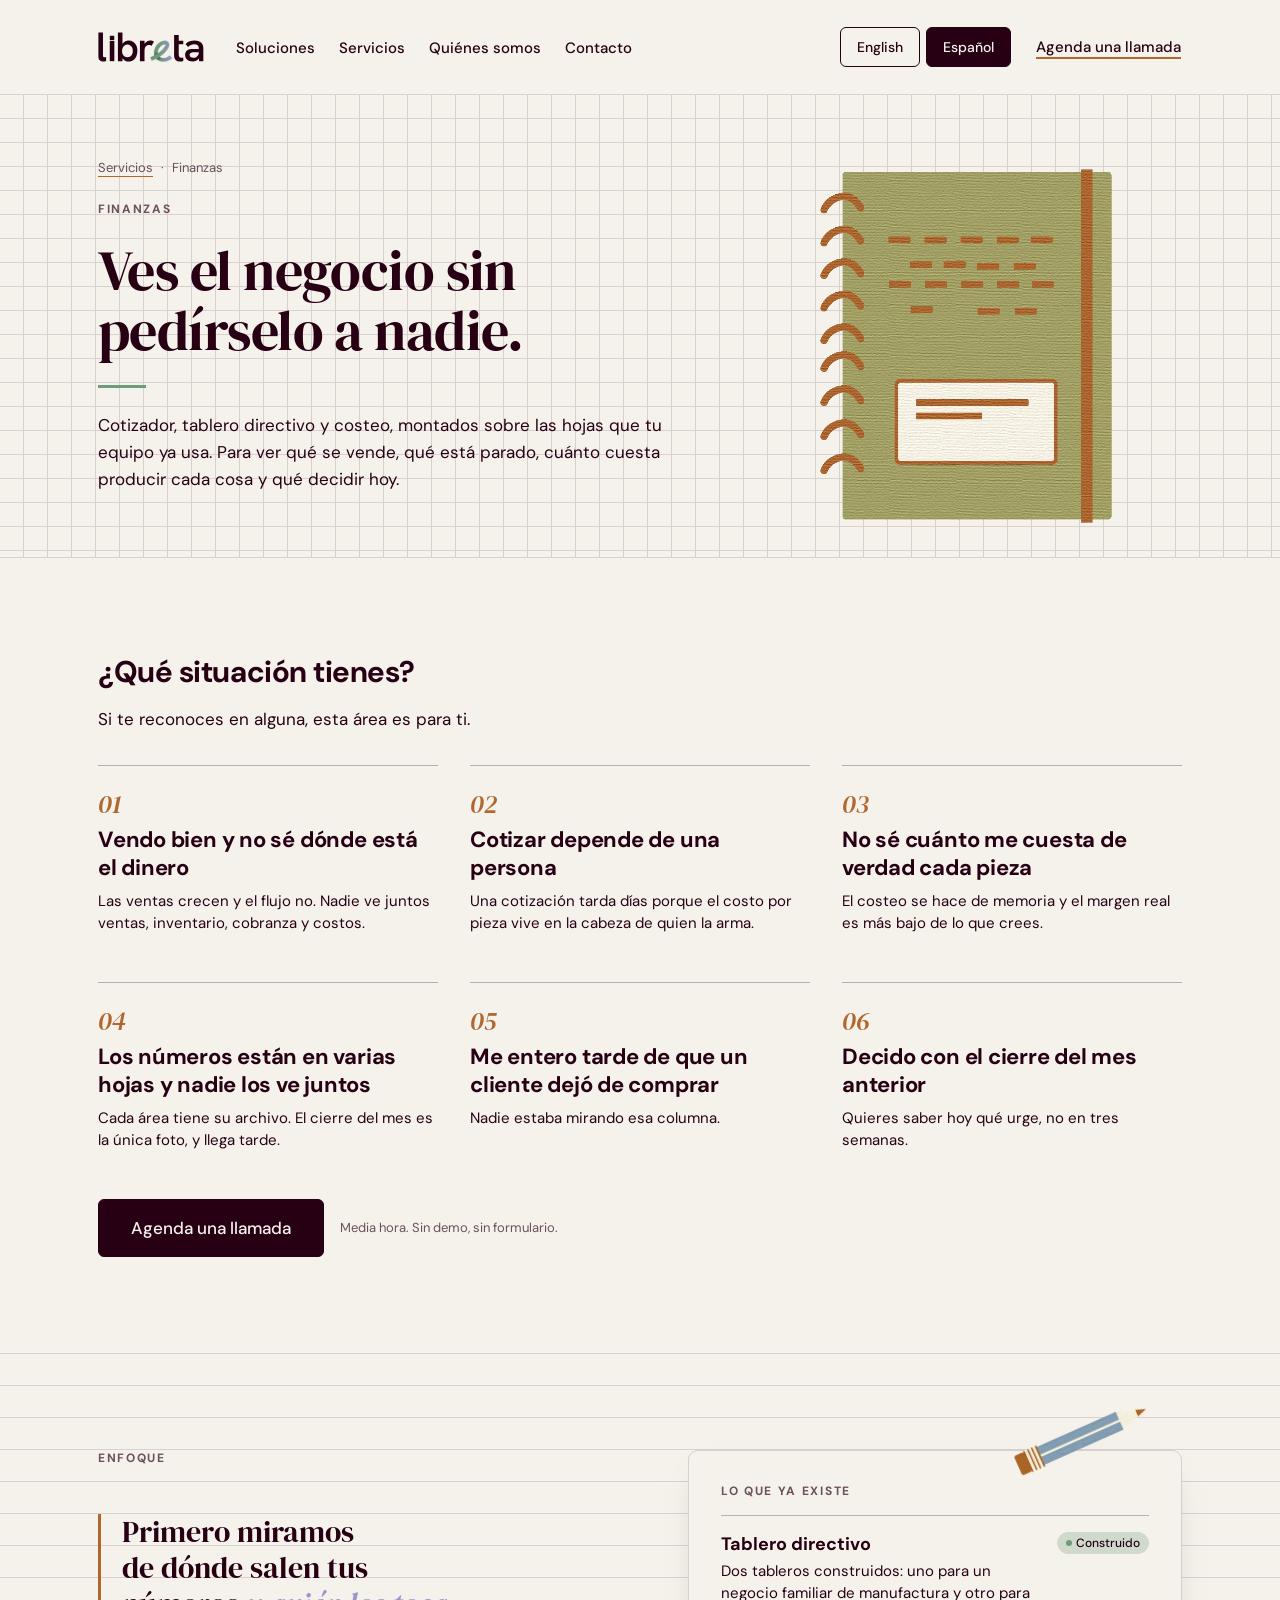
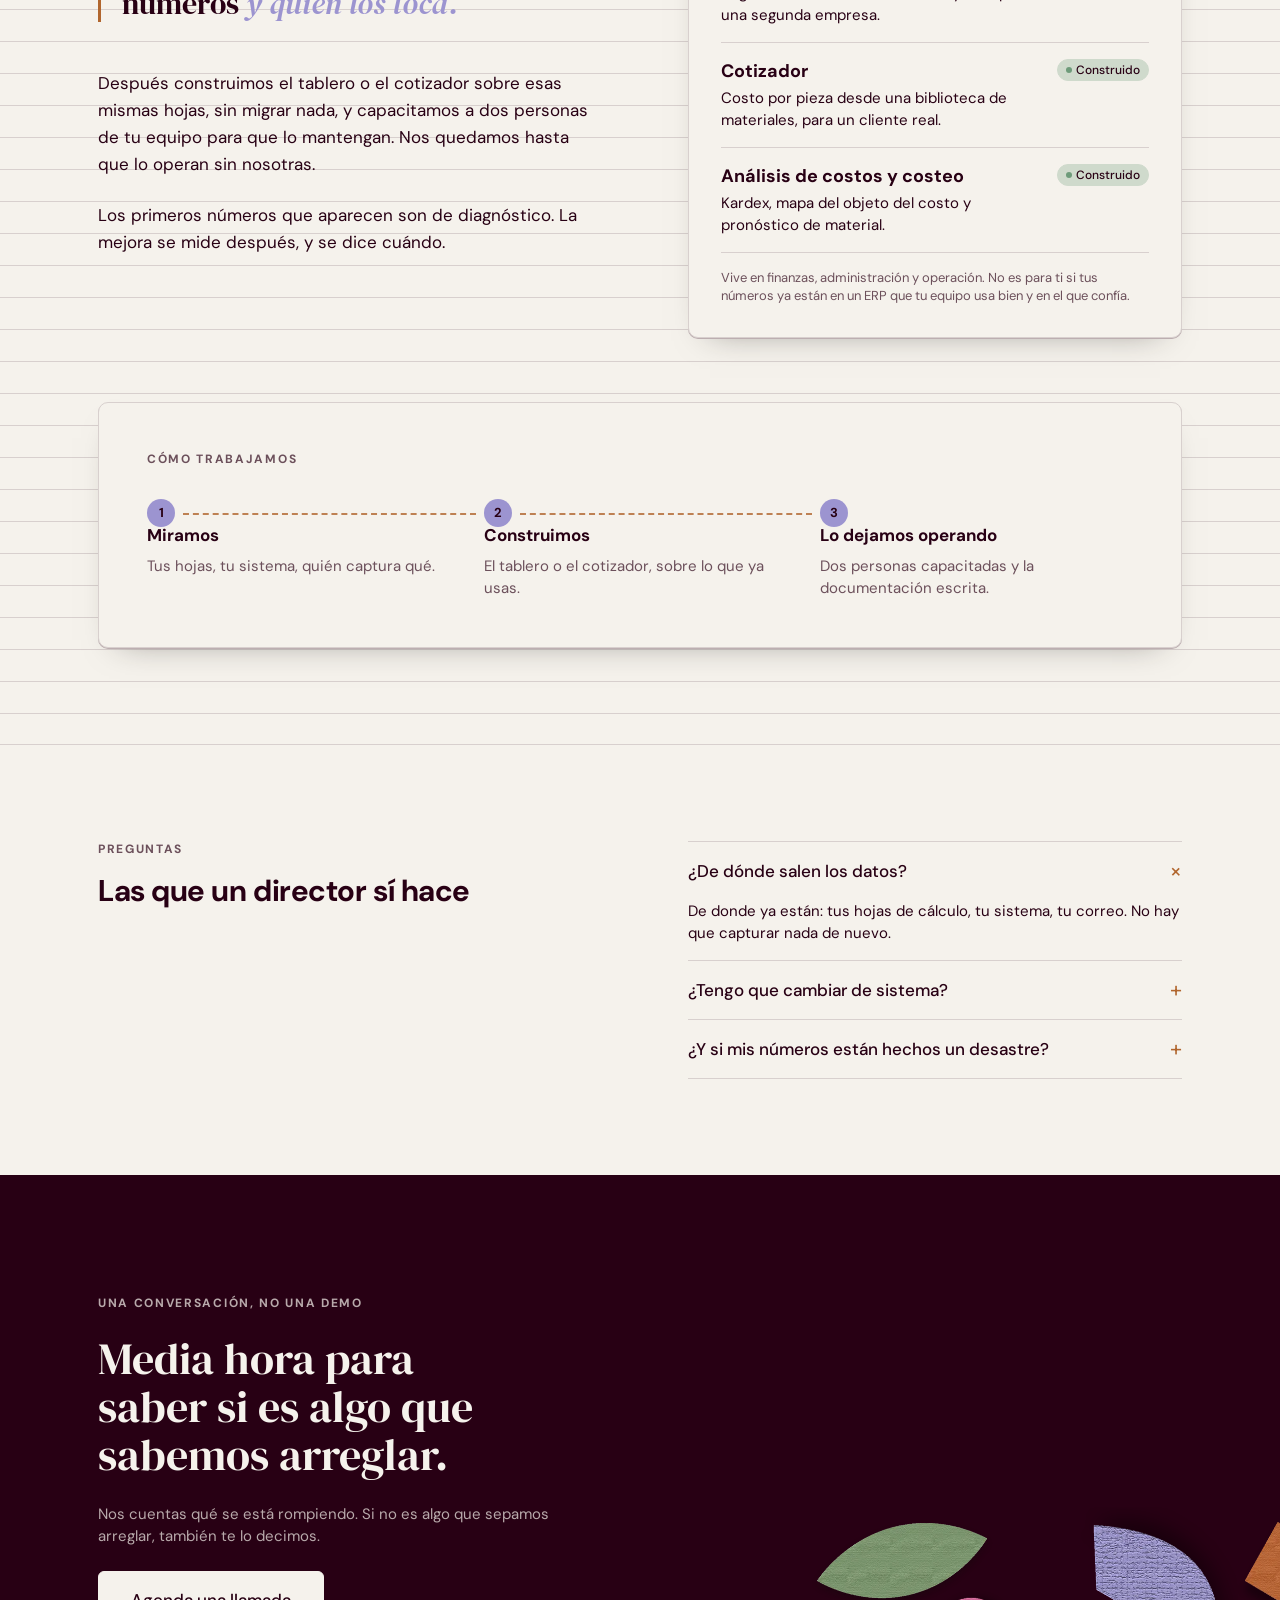
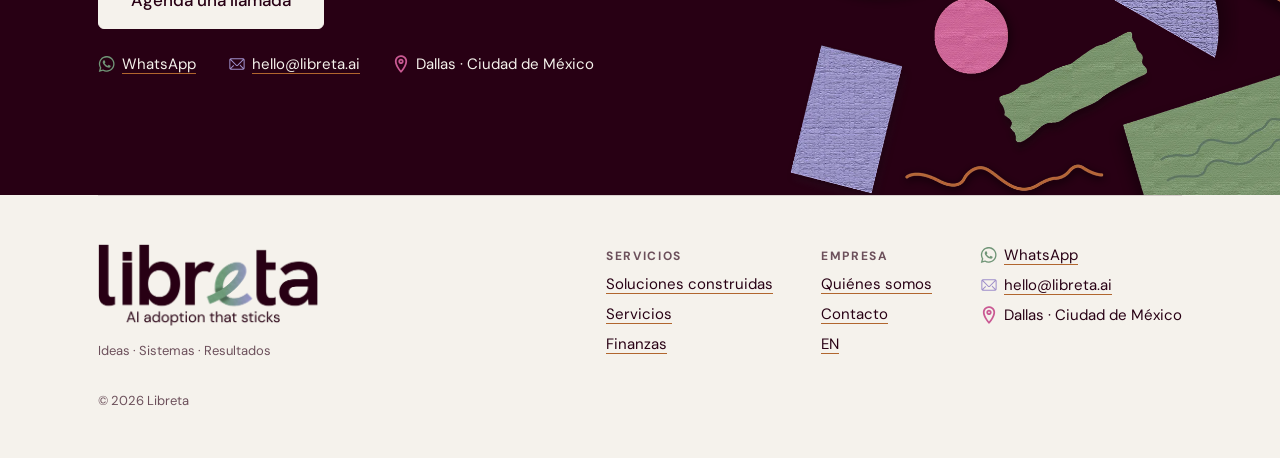
<file: es/finanzas/index.html>
<!doctype html>
<html lang="es">
<head>
<meta charset="utf-8">
<meta name="viewport" content="width=device-width, initial-scale=1">
<title>Tablero directivo, cotizador y costeo | Libreta</title>
<meta name="description" content="Ves el negocio sin pedírselo a nadie: tablero directivo, cotizador y análisis de costos sobre las hojas de cálculo que tu equipo ya usa.">
<meta name="theme-color" content="#f5f2ec">
<link rel="icon" type="image/png" sizes="32x32" href="../../assets/img/favicon-32.png">
<link rel="icon" type="image/png" sizes="192x192" href="../../assets/img/favicon-192.png">
<link rel="apple-touch-icon" href="../../assets/img/apple-touch-icon.png">
<link rel="preload" href="../../assets/fonts/DMSans-Variable.woff2" as="font" type="font/woff2" crossorigin>
<meta property="og:type" content="website">
<meta property="og:title" content="Tablero directivo, cotizador y costeo | Libreta">
<meta property="og:description" content="Ves el negocio sin pedírselo a nadie: tablero directivo, cotizador y análisis de costos sobre las hojas de cálculo que tu equipo ya usa.">
<meta property="og:locale" content="es_MX">
<link rel="canonical" href="https://libreta.ai/es/finanzas/">
<link rel="alternate" hreflang="es-MX" href="https://libreta.ai/es/finanzas/">
<link rel="alternate" hreflang="en" href="https://libreta.ai/finance/">
<link rel="alternate" hreflang="x-default" href="https://libreta.ai/finance/">
<meta property="og:url" content="https://libreta.ai/es/finanzas/">
<meta property="og:image" content="https://libreta.ai/assets/img/og.png">
<meta name="twitter:card" content="summary_large_image">
<link rel="stylesheet" href="../../assets/css/bundle.css">
<link rel="stylesheet" href="../../assets/css/sitio.css">
<style>body{margin:0;background:#f5f2ec}</style>
</head>
<body>
<div class="pagina">
<a class="saltar" href="#contenido">Saltar al contenido</a>
<header class="wrap">
  <nav class="nav" aria-label="Principal">
    <a class="lb-logo" href="../../es/" aria-label="Libreta, inicio"><svg class="lb-logo__svg" role="img" aria-label="Libreta" viewBox="454 788 3698 1050" focusable="false"><g fill="currentColor"><path d="M629.8 1821.9C583.5 1821.9 545 1807.7 514.2 1779.2C483.3 1750.8 467.9 1705.3 467.9 1642.6L467.9 801.4L628.4 801.4L628.4 1610.8C628.4 1633 633.4 1649.1 643.5 1659.3C653.6 1669.4 666.9 1674.4 683.3 1674.4C692 1674.4 700.9 1673.5 710 1671.5C719.2 1669.6 728.6 1667.2 738.2 1664.3L738.2 1800.2C719.9 1807.9 701.1 1813.4 681.8 1816.8C662.5 1820.2 645.2 1821.9 629.8 1821.9"/><path d="M867.8 919.7L1023.5 919.7L1023.5 1068.8L867.8 1068.8ZM867.8 919.7"/><path d="M865.4 1096.3L1025.8 1096.3L1025.8 1808.9L865.4 1808.9ZM865.4 1096.3"/><path d="M1483.6 1674.4C1521.1 1674.4 1554.1 1665.3 1582.6 1647C1611 1628.7 1632.9 1602.7 1648.3 1568.9C1663.7 1535.2 1671.5 1496.2 1671.5 1451.8C1671.5 1407.5 1663.7 1368.5 1648.3 1334.8C1632.9 1301 1611 1275 1582.6 1256.7C1554.1 1238.4 1521.1 1229.2 1483.6 1229.2C1446 1229.2 1412.9 1238.6 1384.5 1257.4C1356.1 1276.2 1334.2 1302.2 1318.8 1335.5C1303.3 1368.7 1295.6 1407.5 1295.6 1451.8C1295.6 1496.2 1303.3 1535.2 1318.8 1568.9C1334.2 1602.7 1356.1 1628.7 1384.5 1647C1412.9 1665.3 1446 1674.4 1483.6 1674.4M1522.6 1821.9C1484 1821.9 1447.6 1814.2 1413.4 1798.8C1379.2 1783.3 1349.6 1759.5 1324.5 1727.2C1299.5 1694.9 1280.7 1652.8 1268.2 1600.7L1310.1 1610.8L1310.1 1808.9L1151.1 1808.9L1151.1 801.4L1310.1 801.4L1310.1 1295.7L1274 1295.7C1283.6 1250.4 1300.2 1212.1 1323.8 1180.8C1347.4 1149.5 1376.3 1125.4 1410.6 1108.5C1444.8 1091.7 1482.1 1083.2 1522.6 1083.2C1580.4 1083.2 1632.7 1097.9 1679.4 1127.3C1726.1 1156.7 1763.5 1198.9 1791.4 1253.8C1819.4 1308.7 1833.4 1374.8 1833.4 1451.8C1833.4 1522.2 1820.6 1585.3 1795 1641.2C1769.5 1697.1 1733.6 1741.2 1687.4 1773.5C1641.1 1805.8 1586.2 1821.9 1522.6 1821.9"/><path d="M1921.2 1808.9L1921.2 1096.3L2083.1 1096.3L2083.1 1288.5L2052.8 1292.8C2057.6 1251.4 2071.6 1215 2094.7 1183.7C2117.8 1152.4 2146 1127.8 2179.2 1110C2212.5 1092.2 2245.5 1083.2 2278.3 1083.2C2301.4 1083.2 2323.5 1086.1 2344.8 1091.9C2365.9 1097.7 2388.1 1107.3 2411.2 1120.8L2333.2 1265.4C2322.6 1258.6 2308.8 1253.1 2292 1248.8C2275.1 1244.4 2259 1242.2 2243.6 1242.2C2223.3 1242.2 2203.3 1246.1 2183.6 1253.8C2163.8 1261.5 2146.2 1273.3 2130.8 1289.2C2115.4 1305.1 2103.8 1325.6 2096.1 1350.7C2091.3 1364.2 2087.7 1381.7 2085.3 1403.4C2082.9 1425.1 2081.7 1455.2 2081.7 1493.8L2081.7 1808.9ZM1921.2 1808.9"/><path d="M3993.2 1808.9L3981.7 1688.9L3981.7 1359.3C3981.7 1313.1 3967.7 1278.2 3939.8 1254.5C3911.8 1230.9 3872.8 1219.1 3822.7 1219.1C3784.1 1219.1 3746.3 1226.6 3709.2 1241.5C3672.1 1256.5 3638.1 1279.4 3607.3 1310.2L3517.7 1204.7C3563.9 1161.3 3613.1 1130.2 3665.1 1111.4C3717.2 1092.6 3774 1083.2 3835.7 1083.2C3932 1083.2 4007 1107.6 4060.4 1156.2C4113.9 1204.9 4140.7 1272.6 4140.7 1359.3L4140.7 1808.9ZM3772.1 1821.9C3719.1 1821.9 3672.1 1812.2 3631.1 1793C3590.2 1773.7 3558.4 1746.7 3535.8 1712C3513.1 1677.3 3501.8 1636.9 3501.8 1590.6C3501.8 1551.1 3510.2 1516.9 3527.1 1488C3543.9 1459.1 3565.9 1436.4 3592.8 1420C3616 1405.6 3642.9 1395.2 3673.8 1389C3704.6 1382.7 3736.9 1379.6 3770.6 1379.6L3994.7 1379.6L3994.7 1499.5L3793.8 1499.5C3776.4 1499.5 3759.1 1501.2 3741.7 1504.6C3724.4 1508 3709 1514 3695.5 1522.7C3685.8 1530.4 3677.9 1540 3671.6 1551.6C3665.3 1563.1 3662.2 1576.6 3662.2 1592C3662.2 1622.9 3674 1647.2 3697.6 1665C3721.2 1682.9 3752.8 1691.8 3792.3 1691.8C3827 1691.8 3858.6 1684.1 3887 1668.7C3915.4 1653.3 3938.3 1632 3955.7 1605.1C3973 1578.1 3981.7 1547.7 3981.7 1514L4030.8 1593.5C4019.3 1643.6 4000.9 1685.8 3975.9 1720C3950.8 1754.2 3921 1779.7 3886.3 1796.6C3851.6 1813.4 3813.5 1821.9 3772.1 1821.9"/><path d="M3279.8 1220.6L3279.8 1564.6C3279.8 1605.1 3285.8 1636.1 3297.8 1657.8C3309.9 1679.5 3331.8 1690.3 3363.6 1690.3C3373.2 1690.3 3384.5 1689.2 3397.6 1686.7C3410.6 1684.3 3424.3 1681.2 3438.7 1677.3L3438.7 1801.6C3419.5 1808.4 3400 1813.4 3380.2 1816.8C3360.4 1820.2 3340.5 1821.9 3320.2 1821.9C3284.5 1821.9 3251.1 1814.9 3219.8 1800.9C3188.4 1786.9 3163.6 1764.3 3145.3 1733C3127 1701.7 3117.9 1660.5 3117.9 1609.4L3117.9 890.3L3279.8 890.3L3279.8 1096.2L3438.7 1096.2L3438.7 1220.6ZM3279.8 1220.6"/></g><image href="../../assets/img/logotipo-e.webp" x="2270" y="1080" width="790" height="758"/></svg></a>
    <ul class="nav-links">
      <li><a href="../../es/soluciones/">Soluciones</a></li>
      <li><a href="../../es/#servicios">Servicios</a></li>
      <li><a href="../../es/#quienes">Quiénes somos</a></li>
      <li><a href="../../es/#puerta">Contacto</a></li>
    </ul>
    <div class="nav-der">
      <div class="idioma" role="group" aria-label="Idioma / Language"><a class="idioma__op" href="../../finance/" hreflang="en" lang="en">English</a><span class="idioma__op idioma__op--activo" aria-current="true">Español</span></div>
      <a class="lb-boton lb-boton--enlace" href="https://calendar.app.google/qMXoVizQ12oL8fDw6">Agenda una llamada</a>
    </div>
  </nav>
</header>
<main id="contenido">
<section id="inicio" class="papel-cuadricula" style="border-top: 1px solid var(--linea); border-bottom: 1px solid var(--linea);">
  <div class="wrap hero">
    <header class="lb-encabezado">
      <ul class="crumb" aria-label="Ubicación"><li><a href="../../es/#servicios">Servicios</a></li><li aria-hidden="true">·</li><li>Finanzas</li></ul>
      <span class="lb-encabezado__eyebrow">Finanzas</span>
      <h1 class="lb-encabezado__frase">Ves el negocio sin pedírselo a nadie.</h1>
      <div class="lb-encabezado__filete"></div>
      <p class="lb-encabezado__bajada">Cotizador, tablero directivo y costeo, montados sobre las hojas que tu equipo ya usa. Para ver qué se vende, qué está parado, cuánto cuesta producir cada cosa y qué decidir hoy.</p>
    </header>
    <div class="hero-arte" aria-hidden="true" style="min-height: 420px;">
      <img src="../../assets/img/libreta-de-espiral.webp" alt="" style="height: 380px;">
    </div>
  </div>
</section>


<section id="situaciones" class="sec">
  <div class="wrap" style="display: flex; flex-direction: column; gap: var(--s6);">
    <div style="display: flex; flex-direction: column; gap: var(--s4);">
      <h2 class="titulo-2">¿Qué situación tienes?</h2>
      <p class="cuerpo">Si te reconoces en alguna, esta área es para ti.</p>
    </div>
    <div class="g3" style="gap: var(--s6);">
      <div class="sit"><span class="num">01</span><h3 class="titulo-3">Vendo bien y no sé dónde está el dinero</h3><p class="cuerpo-ui">Las ventas crecen y el flujo no. Nadie ve juntos ventas, inventario, cobranza y costos.</p></div>
      <div class="sit"><span class="num">02</span><h3 class="titulo-3">Cotizar depende de una persona</h3><p class="cuerpo-ui">Una cotización tarda días porque el costo por pieza vive en la cabeza de quien la arma.</p></div>
      <div class="sit"><span class="num">03</span><h3 class="titulo-3">No sé cuánto me cuesta de verdad cada pieza</h3><p class="cuerpo-ui">El costeo se hace de memoria y el margen real es más bajo de lo que crees.</p></div>
      <div class="sit"><span class="num">04</span><h3 class="titulo-3">Los números están en varias hojas y nadie los ve juntos</h3><p class="cuerpo-ui">Cada área tiene su archivo. El cierre del mes es la única foto, y llega tarde.</p></div>
      <div class="sit"><span class="num">05</span><h3 class="titulo-3">Me entero tarde de que un cliente dejó de comprar</h3><p class="cuerpo-ui">Nadie estaba mirando esa columna.</p></div>
      <div class="sit"><span class="num">06</span><h3 class="titulo-3">Decido con el cierre del mes anterior</h3><p class="cuerpo-ui">Quieres saber hoy qué urge, no en tres semanas.</p></div>
    </div>
    <div style="display: flex; flex-wrap: wrap; align-items: center; gap: var(--s4);">
      <a class="lb-boton lb-boton--grande" href="#puerta">Agenda una llamada</a>
      <span class="nota">Media hora. Sin demo, sin formulario.</span>
    </div>
  </div>
</section>


<section id="enfoque" class="papel-rayado" style="border-top: 1px solid var(--linea); border-bottom: 1px solid var(--linea); padding: var(--s9) 0;">
  <div class="wrap" style="display: flex; flex-direction: column; gap: var(--s8);">
  <div class="g2" style="gap: var(--s9); align-items: start;">
    <div style="display: flex; flex-direction: column; gap: var(--s5);">
      <p class="etiqueta">Enfoque</p>
      <blockquote class="lb-cita" style="padding-left: var(--s5);">
        <p>Primero miramos de dónde salen tus números <em>y quién los toca.</em></p>
      </blockquote>
      <p class="cuerpo">Después construimos el tablero o el cotizador sobre esas mismas hojas, sin migrar nada, y capacitamos a dos personas de tu equipo para que lo mantengan. Nos quedamos hasta que lo operan sin nosotras.</p>
      <p class="cuerpo">Los primeros números que aparecen son de diagnóstico. La mejora se mide después, y se dice cuándo.</p>
    </div>
    <div class="hoja" style="position: relative; padding: var(--s6); display: flex; flex-direction: column; gap: var(--s4); background: var(--superficie);">
      <img class="ilu" src="../../assets/img/lapiz-con-goma.webp" alt="" style="position: absolute; right: 24px; top: -30px; width: 150px; transform: rotate(-24deg);">
      <p class="etiqueta">Lo que ya existe</p>
      <ul class="existe">
        <li><div class="q"><b>Tablero directivo</b><span class="cuerpo-ui">Dos tableros construidos: uno para un negocio familiar de manufactura y otro para una segunda empresa.</span></div><span class="lb-chip lb-chip--bien">Construido</span></li>
        <li><div class="q"><b>Cotizador</b><span class="cuerpo-ui">Costo por pieza desde una biblioteca de materiales, para un cliente real.</span></div><span class="lb-chip lb-chip--bien">Construido</span></li>
        <li><div class="q"><b>Análisis de costos y costeo</b><span class="cuerpo-ui">Kardex, mapa del objeto del costo y pronóstico de material.</span></div><span class="lb-chip lb-chip--bien">Construido</span></li>
      </ul>
      <p class="nota">Vive en finanzas, administración y operación. No es para ti si tus números ya están en un ERP que tu equipo usa bien y en el que confía.</p>
    </div>
  </div>
  <div class="hoja" style="padding: var(--s7); display: flex; flex-direction: column; gap: var(--s6);">
    <div style="display: flex; flex-wrap: wrap; align-items: center; justify-content: space-between; gap: var(--s3) var(--s5);">
      <p class="etiqueta">Cómo trabajamos</p>
      
    </div>
    <ol class="lb-pasos">
      <li><b>Miramos</b><span>Tus hojas, tu sistema, quién captura qué.</span></li>
      <li><b>Construimos</b><span>El tablero o el cotizador, sobre lo que ya usas.</span></li>
      <li><b>Lo dejamos operando</b><span>Dos personas capacitadas y la documentación escrita.</span></li>
    </ol>
  </div>
  </div>
</section>


<section id="preguntas" class="sec">
  <div class="wrap g2" style="gap: var(--s9); align-items: start;">
    <div style="display: flex; flex-direction: column; gap: var(--s4);">
      <p class="etiqueta">Preguntas</p>
      <h2 class="titulo-2">Las que un director sí hace</h2>
      
    </div>
    <div class="lb-acordeon">
      <details open>
        <summary>¿De dónde salen los datos?</summary>
        <p>De donde ya están: tus hojas de cálculo, tu sistema, tu correo. No hay que capturar nada de nuevo.</p>
      </details>
      <details>
        <summary>¿Tengo que cambiar de sistema?</summary>
        <p>No. Construimos sobre lo que tu equipo ya abre todos los días.</p>
      </details>
      <details>
        <summary>¿Y si mis números están hechos un desastre?</summary>
        <p>Ese suele ser el punto de partida, no un obstáculo.</p>
      </details>
    </div>
  </div>
</section>


<section id="puerta" class="puerta-sec" data-theme="tinta">
  <img class="puerta-arte" src="../../assets/img/patrones-motivos.webp" alt="" aria-hidden="true">
  <div class="wrap">
    <section class="lb-puerta" style="background: transparent;">
      <span class="etiqueta">Una conversación, no una demo</span>
      <h2 class="lb-puerta__frase">Media hora para saber si es algo que sabemos arreglar.</h2>
      <p class="lb-puerta__nota">Nos cuentas qué se está rompiendo. Si no es algo que sepamos arreglar, también te lo decimos.</p>
      <a class="lb-boton lb-boton--grande" href="https://calendar.app.google/qMXoVizQ12oL8fDw6">Agenda una llamada</a>
      <ul class="contactos">
<li><img src="../../assets/img/whatsapp.svg" alt="" width="18" height="18"><a href="https://wa.me/14696051751?text=Hola%2C%20quiero%20platicar%20sobre%20algo%20que%20se%20est%C3%A1%20rompiendo%20en%20mi%20operaci%C3%B3n.">WhatsApp</a></li>
<li><img src="../../assets/img/correo.svg" alt="" width="18" height="18"><a href="mailto:hello@libreta.ai">hello@libreta.ai</a></li>

<li><img src="../../assets/img/ubicacion.svg" alt="" width="18" height="18"><span>Dallas · Ciudad de México</span></li>
</ul>
    </section>
  </div>
</section>
</main>
<footer class="wrap">
  <div class="footer">
    <div style="display: flex; flex-direction: column; gap: var(--s4);">
      <a href="../../es/" aria-label="Libreta. AI adoption that sticks" style="display: inline-block; line-height: 0;"><img src="../../assets/img/libreta-logotipo-tagline.webp" alt="" width="220" height="74" style="width: 220px; height: auto; display: block;"></a>
      <p class="nota">Ideas · Sistemas · Resultados</p>
    </div>
    <div style="display: flex; gap: var(--s7); flex-wrap: wrap;">
      <ul><li><span class="etiqueta">Servicios</span></li><li><a href="../../es/soluciones/">Soluciones construidas</a></li><li><a href="../../es/#servicios">Servicios</a></li><li><a href="../../es/finanzas/">Finanzas</a></li></ul>
      <ul><li><span class="etiqueta">Empresa</span></li><li><a href="../../es/#quienes">Quiénes somos</a></li><li><a href="../../es/#puerta">Contacto</a></li><li><a href="../../finance/" hreflang="en" lang="en">EN</a></li></ul>
      <ul class="contactos" style="flex-direction: column; gap: var(--s2);">
<li><img src="../../assets/img/whatsapp.svg" alt="" width="18" height="18"><a href="https://wa.me/14696051751?text=Hola%2C%20quiero%20platicar%20sobre%20algo%20que%20se%20est%C3%A1%20rompiendo%20en%20mi%20operaci%C3%B3n.">WhatsApp</a></li>
<li><img src="../../assets/img/correo.svg" alt="" width="18" height="18"><a href="mailto:hello@libreta.ai">hello@libreta.ai</a></li>

<li><img src="../../assets/img/ubicacion.svg" alt="" width="18" height="18"><span>Dallas · Ciudad de México</span></li>
</ul>
    </div>
    <p class="nota" style="flex-basis: 100%;">© 2026 Libreta</p>
  </div>
</footer>
</div>
<nav class="barra-fija" aria-label="Contacto rápido">
<a class="lb-boton lb-boton--secundario" href="https://wa.me/14696051751?text=Hola%2C%20quiero%20platicar%20sobre%20algo%20que%20se%20est%C3%A1%20rompiendo%20en%20mi%20operaci%C3%B3n.">WhatsApp</a>
<a class="lb-boton" href="https://calendar.app.google/qMXoVizQ12oL8fDw6">Agendar</a>
</nav>

</body>
</html>
</file>
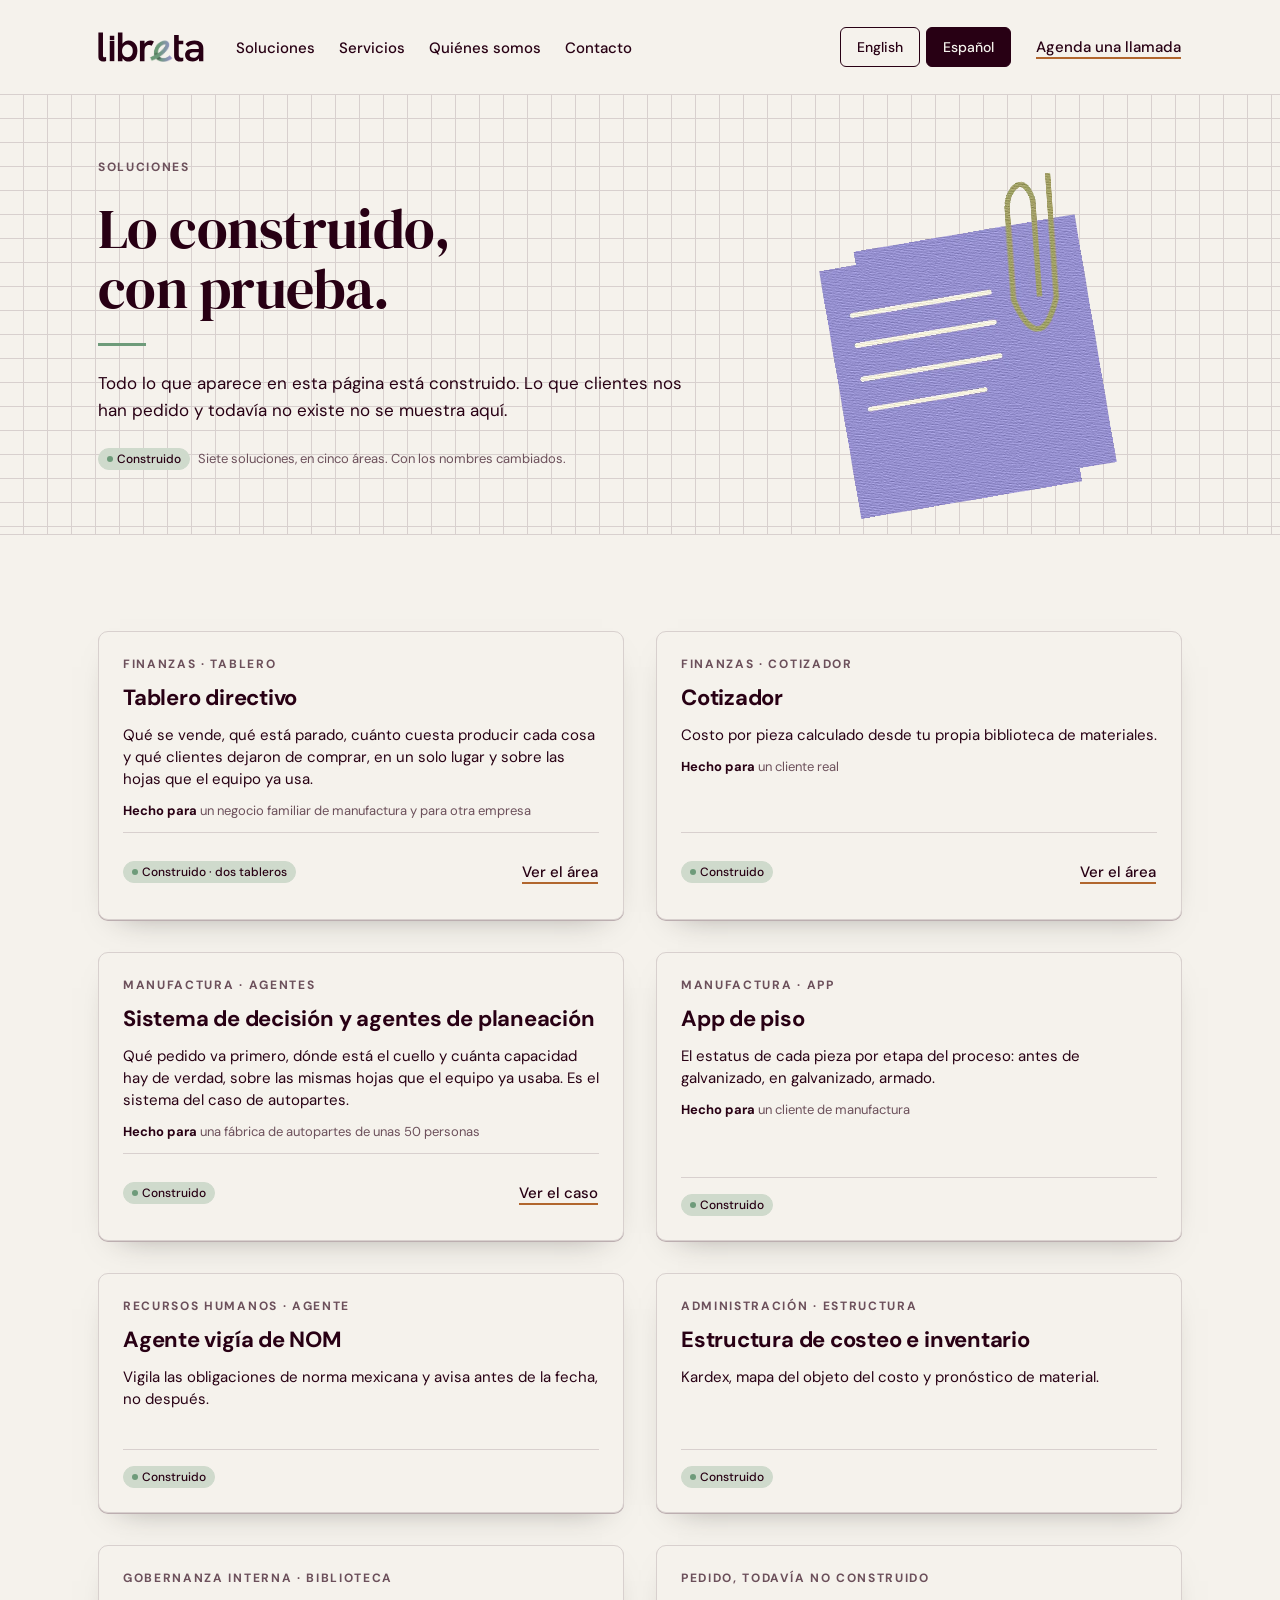
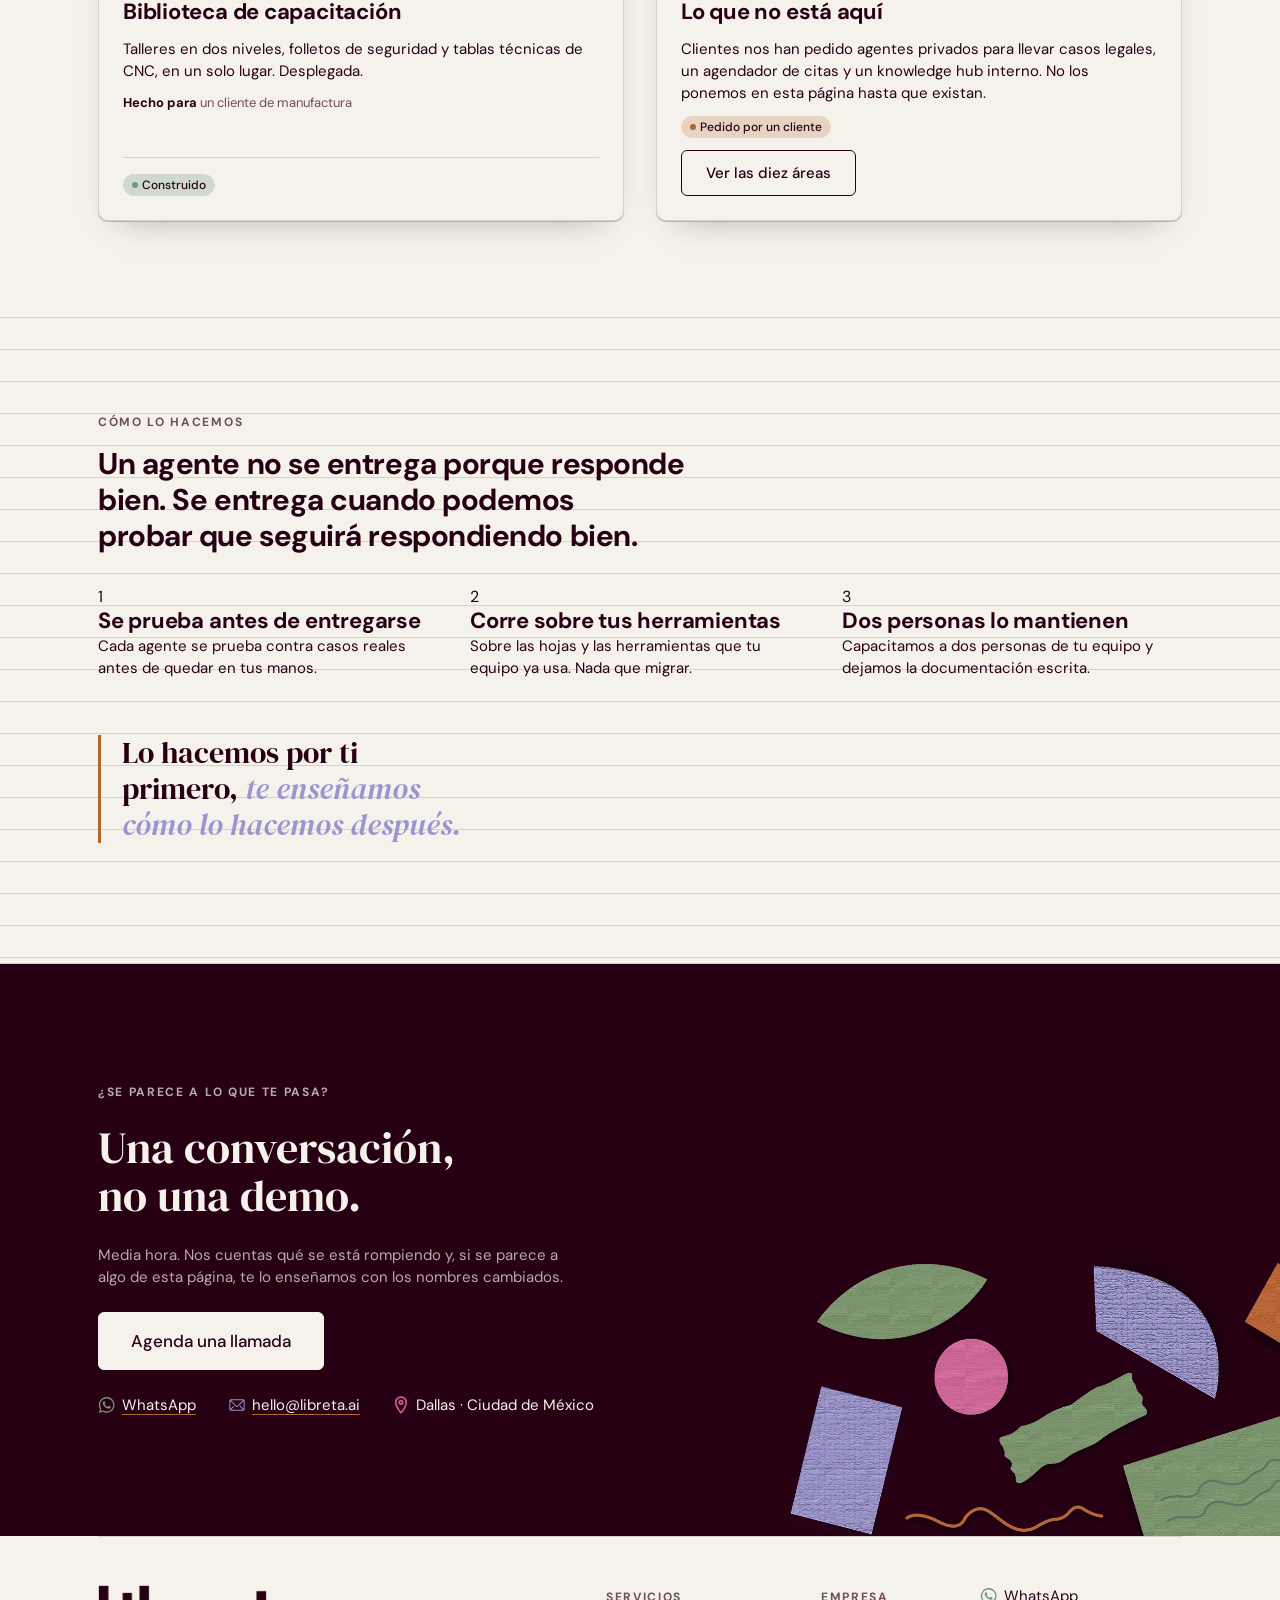
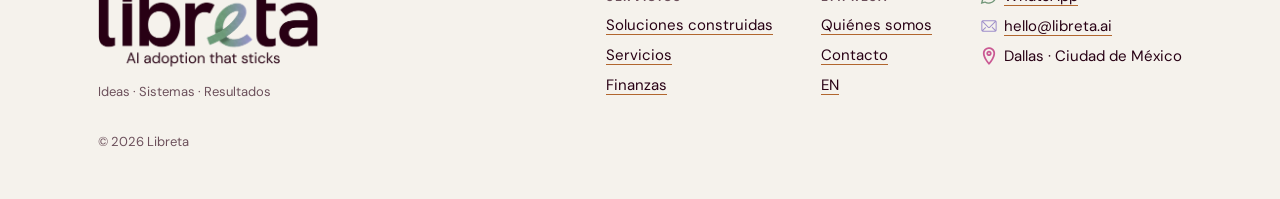
<file: es/soluciones/index.html>
<!doctype html>
<html lang="es">
<head>
<meta charset="utf-8">
<meta name="viewport" content="width=device-width, initial-scale=1">
<title>Soluciones construidas | Libreta</title>
<meta name="description" content="Tableros, agentes, apps y bibliotecas ya construidos, con los nombres de los clientes cambiados.">
<meta name="theme-color" content="#f5f2ec">
<link rel="icon" type="image/png" sizes="32x32" href="../../assets/img/favicon-32.png">
<link rel="icon" type="image/png" sizes="192x192" href="../../assets/img/favicon-192.png">
<link rel="apple-touch-icon" href="../../assets/img/apple-touch-icon.png">
<link rel="preload" href="../../assets/fonts/DMSans-Variable.woff2" as="font" type="font/woff2" crossorigin>
<meta property="og:type" content="website">
<meta property="og:title" content="Soluciones construidas | Libreta">
<meta property="og:description" content="Tableros, agentes, apps y bibliotecas ya construidos, con los nombres de los clientes cambiados.">
<meta property="og:locale" content="es_MX">
<link rel="canonical" href="https://libreta.ai/es/soluciones/">
<link rel="alternate" hreflang="es-MX" href="https://libreta.ai/es/soluciones/">
<link rel="alternate" hreflang="en" href="https://libreta.ai/solutions/">
<link rel="alternate" hreflang="x-default" href="https://libreta.ai/solutions/">
<meta property="og:url" content="https://libreta.ai/es/soluciones/">
<meta property="og:image" content="https://libreta.ai/assets/img/og.png">
<meta name="twitter:card" content="summary_large_image">
<link rel="stylesheet" href="../../assets/css/bundle.css">
<link rel="stylesheet" href="../../assets/css/sitio.css">
<style>body{margin:0;background:#f5f2ec}</style>
</head>
<body>
<div class="pagina">
<a class="saltar" href="#contenido">Saltar al contenido</a>
<header class="wrap">
  <nav class="nav" aria-label="Principal">
    <a class="lb-logo" href="../../es/" aria-label="Libreta, inicio"><svg class="lb-logo__svg" role="img" aria-label="Libreta" viewBox="454 788 3698 1050" focusable="false"><g fill="currentColor"><path d="M629.8 1821.9C583.5 1821.9 545 1807.7 514.2 1779.2C483.3 1750.8 467.9 1705.3 467.9 1642.6L467.9 801.4L628.4 801.4L628.4 1610.8C628.4 1633 633.4 1649.1 643.5 1659.3C653.6 1669.4 666.9 1674.4 683.3 1674.4C692 1674.4 700.9 1673.5 710 1671.5C719.2 1669.6 728.6 1667.2 738.2 1664.3L738.2 1800.2C719.9 1807.9 701.1 1813.4 681.8 1816.8C662.5 1820.2 645.2 1821.9 629.8 1821.9"/><path d="M867.8 919.7L1023.5 919.7L1023.5 1068.8L867.8 1068.8ZM867.8 919.7"/><path d="M865.4 1096.3L1025.8 1096.3L1025.8 1808.9L865.4 1808.9ZM865.4 1096.3"/><path d="M1483.6 1674.4C1521.1 1674.4 1554.1 1665.3 1582.6 1647C1611 1628.7 1632.9 1602.7 1648.3 1568.9C1663.7 1535.2 1671.5 1496.2 1671.5 1451.8C1671.5 1407.5 1663.7 1368.5 1648.3 1334.8C1632.9 1301 1611 1275 1582.6 1256.7C1554.1 1238.4 1521.1 1229.2 1483.6 1229.2C1446 1229.2 1412.9 1238.6 1384.5 1257.4C1356.1 1276.2 1334.2 1302.2 1318.8 1335.5C1303.3 1368.7 1295.6 1407.5 1295.6 1451.8C1295.6 1496.2 1303.3 1535.2 1318.8 1568.9C1334.2 1602.7 1356.1 1628.7 1384.5 1647C1412.9 1665.3 1446 1674.4 1483.6 1674.4M1522.6 1821.9C1484 1821.9 1447.6 1814.2 1413.4 1798.8C1379.2 1783.3 1349.6 1759.5 1324.5 1727.2C1299.5 1694.9 1280.7 1652.8 1268.2 1600.7L1310.1 1610.8L1310.1 1808.9L1151.1 1808.9L1151.1 801.4L1310.1 801.4L1310.1 1295.7L1274 1295.7C1283.6 1250.4 1300.2 1212.1 1323.8 1180.8C1347.4 1149.5 1376.3 1125.4 1410.6 1108.5C1444.8 1091.7 1482.1 1083.2 1522.6 1083.2C1580.4 1083.2 1632.7 1097.9 1679.4 1127.3C1726.1 1156.7 1763.5 1198.9 1791.4 1253.8C1819.4 1308.7 1833.4 1374.8 1833.4 1451.8C1833.4 1522.2 1820.6 1585.3 1795 1641.2C1769.5 1697.1 1733.6 1741.2 1687.4 1773.5C1641.1 1805.8 1586.2 1821.9 1522.6 1821.9"/><path d="M1921.2 1808.9L1921.2 1096.3L2083.1 1096.3L2083.1 1288.5L2052.8 1292.8C2057.6 1251.4 2071.6 1215 2094.7 1183.7C2117.8 1152.4 2146 1127.8 2179.2 1110C2212.5 1092.2 2245.5 1083.2 2278.3 1083.2C2301.4 1083.2 2323.5 1086.1 2344.8 1091.9C2365.9 1097.7 2388.1 1107.3 2411.2 1120.8L2333.2 1265.4C2322.6 1258.6 2308.8 1253.1 2292 1248.8C2275.1 1244.4 2259 1242.2 2243.6 1242.2C2223.3 1242.2 2203.3 1246.1 2183.6 1253.8C2163.8 1261.5 2146.2 1273.3 2130.8 1289.2C2115.4 1305.1 2103.8 1325.6 2096.1 1350.7C2091.3 1364.2 2087.7 1381.7 2085.3 1403.4C2082.9 1425.1 2081.7 1455.2 2081.7 1493.8L2081.7 1808.9ZM1921.2 1808.9"/><path d="M3993.2 1808.9L3981.7 1688.9L3981.7 1359.3C3981.7 1313.1 3967.7 1278.2 3939.8 1254.5C3911.8 1230.9 3872.8 1219.1 3822.7 1219.1C3784.1 1219.1 3746.3 1226.6 3709.2 1241.5C3672.1 1256.5 3638.1 1279.4 3607.3 1310.2L3517.7 1204.7C3563.9 1161.3 3613.1 1130.2 3665.1 1111.4C3717.2 1092.6 3774 1083.2 3835.7 1083.2C3932 1083.2 4007 1107.6 4060.4 1156.2C4113.9 1204.9 4140.7 1272.6 4140.7 1359.3L4140.7 1808.9ZM3772.1 1821.9C3719.1 1821.9 3672.1 1812.2 3631.1 1793C3590.2 1773.7 3558.4 1746.7 3535.8 1712C3513.1 1677.3 3501.8 1636.9 3501.8 1590.6C3501.8 1551.1 3510.2 1516.9 3527.1 1488C3543.9 1459.1 3565.9 1436.4 3592.8 1420C3616 1405.6 3642.9 1395.2 3673.8 1389C3704.6 1382.7 3736.9 1379.6 3770.6 1379.6L3994.7 1379.6L3994.7 1499.5L3793.8 1499.5C3776.4 1499.5 3759.1 1501.2 3741.7 1504.6C3724.4 1508 3709 1514 3695.5 1522.7C3685.8 1530.4 3677.9 1540 3671.6 1551.6C3665.3 1563.1 3662.2 1576.6 3662.2 1592C3662.2 1622.9 3674 1647.2 3697.6 1665C3721.2 1682.9 3752.8 1691.8 3792.3 1691.8C3827 1691.8 3858.6 1684.1 3887 1668.7C3915.4 1653.3 3938.3 1632 3955.7 1605.1C3973 1578.1 3981.7 1547.7 3981.7 1514L4030.8 1593.5C4019.3 1643.6 4000.9 1685.8 3975.9 1720C3950.8 1754.2 3921 1779.7 3886.3 1796.6C3851.6 1813.4 3813.5 1821.9 3772.1 1821.9"/><path d="M3279.8 1220.6L3279.8 1564.6C3279.8 1605.1 3285.8 1636.1 3297.8 1657.8C3309.9 1679.5 3331.8 1690.3 3363.6 1690.3C3373.2 1690.3 3384.5 1689.2 3397.6 1686.7C3410.6 1684.3 3424.3 1681.2 3438.7 1677.3L3438.7 1801.6C3419.5 1808.4 3400 1813.4 3380.2 1816.8C3360.4 1820.2 3340.5 1821.9 3320.2 1821.9C3284.5 1821.9 3251.1 1814.9 3219.8 1800.9C3188.4 1786.9 3163.6 1764.3 3145.3 1733C3127 1701.7 3117.9 1660.5 3117.9 1609.4L3117.9 890.3L3279.8 890.3L3279.8 1096.2L3438.7 1096.2L3438.7 1220.6ZM3279.8 1220.6"/></g><image href="../../assets/img/logotipo-e.webp" x="2270" y="1080" width="790" height="758"/></svg></a>
    <ul class="nav-links">
      <li><a href="../../es/soluciones/">Soluciones</a></li>
      <li><a href="../../es/#servicios">Servicios</a></li>
      <li><a href="../../es/#quienes">Quiénes somos</a></li>
      <li><a href="../../es/#puerta">Contacto</a></li>
    </ul>
    <div class="nav-der">
      <div class="idioma" role="group" aria-label="Idioma / Language"><a class="idioma__op" href="../../solutions/" hreflang="en" lang="en">English</a><span class="idioma__op idioma__op--activo" aria-current="true">Español</span></div>
      <a class="lb-boton lb-boton--enlace" href="https://calendar.app.google/qMXoVizQ12oL8fDw6">Agenda una llamada</a>
    </div>
  </nav>
</header>
<main id="contenido">
<section id="inicio" class="papel-cuadricula" style="border-top: 1px solid var(--linea); border-bottom: 1px solid var(--linea);">
  <div class="wrap hero">
    <header class="lb-encabezado">
      <span class="lb-encabezado__eyebrow">Soluciones</span>
      <h1 class="lb-encabezado__frase">Lo construido, con prueba.</h1>
      <div class="lb-encabezado__filete"></div>
      <p class="lb-encabezado__bajada">Todo lo que aparece en esta página está construido. Lo que clientes nos han pedido y todavía no existe no se muestra aquí.</p>
      <div class="chips"><span class="lb-chip lb-chip--bien">Construido</span><span class="nota">Siete soluciones, en cinco áreas. Con los nombres cambiados.</span></div>
    </header>
    <div class="hero-arte" aria-hidden="true" style="min-height: 420px;">
      <img src="../../assets/img/postit-con-clip.webp" alt="" style="height: 360px; transform: rotate(-4deg);">
    </div>
  </div>
</section>

<section class="sec">
  <div class="wrap" style="display: flex; flex-direction: column; gap: var(--s6);">
    <div class="g2">
      <article class="hoja sol">
        <span class="etiqueta">Finanzas · Tablero</span>
        <h2 class="titulo-3">Tablero directivo</h2>
        <p class="cuerpo-ui">Qué se vende, qué está parado, cuánto cuesta producir cada cosa y qué clientes dejaron de comprar, en un solo lugar y sobre las hojas que el equipo ya usa.</p>
        <div class="meta"><span><b>Hecho para</b> un negocio familiar de manufactura y para otra empresa</span></div>
        <div class="pie"><span class="lb-chip lb-chip--bien">Construido · dos tableros</span><a class="lb-boton lb-boton--enlace" href="../../es/finanzas/">Ver el área</a></div>
      </article>
      <article class="hoja sol">
        <span class="etiqueta">Finanzas · Cotizador</span>
        <h2 class="titulo-3">Cotizador</h2>
        <p class="cuerpo-ui">Costo por pieza calculado desde tu propia biblioteca de materiales.</p>
        <div class="meta"><span><b>Hecho para</b> un cliente real</span></div>
        <div class="pie"><span class="lb-chip lb-chip--bien">Construido</span><a class="lb-boton lb-boton--enlace" href="../../es/finanzas/">Ver el área</a></div>
      </article>
      <article class="hoja sol">
        <span class="etiqueta">Manufactura · Agentes</span>
        <h2 class="titulo-3">Sistema de decisión y agentes de planeación</h2>
        <p class="cuerpo-ui">Qué pedido va primero, dónde está el cuello y cuánta capacidad hay de verdad, sobre las mismas hojas que el equipo ya usaba. Es el sistema del caso de autopartes.</p>
        <div class="meta"><span><b>Hecho para</b> una fábrica de autopartes de unas 50 personas</span></div>
        <div class="pie"><span class="lb-chip lb-chip--bien">Construido</span><a class="lb-boton lb-boton--enlace" href="../../es/#prueba">Ver el caso</a></div>
      </article>
      <article class="hoja sol">
        <span class="etiqueta">Manufactura · App</span>
        <h2 class="titulo-3">App de piso</h2>
        <p class="cuerpo-ui">El estatus de cada pieza por etapa del proceso: antes de galvanizado, en galvanizado, armado.</p>
        <div class="meta"><span><b>Hecho para</b> un cliente de manufactura</span></div>
        <div class="pie"><span class="lb-chip lb-chip--bien">Construido</span></div>
      </article>
      <article class="hoja sol">
        <span class="etiqueta">Recursos humanos · Agente</span>
        <h2 class="titulo-3">Agente vigía de NOM</h2>
        <p class="cuerpo-ui">Vigila las obligaciones de norma mexicana y avisa antes de la fecha, no después.</p>
        <div class="pie"><span class="lb-chip lb-chip--bien">Construido</span></div>
      </article>
      <article class="hoja sol">
        <span class="etiqueta">Administración · Estructura</span>
        <h2 class="titulo-3">Estructura de costeo e inventario</h2>
        <p class="cuerpo-ui">Kardex, mapa del objeto del costo y pronóstico de material.</p>
        <div class="pie"><span class="lb-chip lb-chip--bien">Construido</span></div>
      </article>
      <article class="hoja sol">
        <span class="etiqueta">Gobernanza interna · Biblioteca</span>
        <h2 class="titulo-3">Biblioteca de capacitación</h2>
        <p class="cuerpo-ui">Talleres en dos niveles, folletos de seguridad y tablas técnicas de CNC, en un solo lugar. Desplegada.</p>
        <div class="meta"><span><b>Hecho para</b> un cliente de manufactura</span></div>
        <div class="pie"><span class="lb-chip lb-chip--bien">Construido</span></div>
      </article>
      <article class="hoja sol papel-puntos" style="justify-content: center; align-items: flex-start;">
        <span class="etiqueta">Pedido, todavía no construido</span>
        <h2 class="titulo-3">Lo que no está aquí</h2>
        <p class="cuerpo-ui">Clientes nos han pedido agentes privados para llevar casos legales, un agendador de citas y un knowledge hub interno. No los ponemos en esta página hasta que existan.</p>
        <div class="chips"><span class="lb-chip lb-chip--aviso">Pedido por un cliente</span></div>
        <a class="lb-boton lb-boton--secundario" href="../../es/#servicios">Ver las diez áreas</a>
      </article>
    </div>
  </div>
</section>

<section class="papel-rayado" style="border-top: 1px solid var(--linea); border-bottom: 1px solid var(--linea); padding: var(--s9) 0;">
  <div class="wrap" style="display: flex; flex-direction: column; gap: var(--s6);">
    <div style="display: flex; flex-direction: column; gap: var(--s4); max-width: 68ch;">
      <p class="etiqueta">Cómo lo hacemos</p>
      <h2 class="titulo-2">Un agente no se entrega porque responde bien. Se entrega cuando podemos probar que seguirá respondiendo bien.</h2>
    </div>
    <div class="g3">
      <div class="paso"><span class="n">1</span><h3 class="titulo-3">Se prueba antes de entregarse</h3><p class="cuerpo-ui">Cada agente se prueba contra casos reales antes de quedar en tus manos.</p></div>
      <div class="paso"><span class="n">2</span><h3 class="titulo-3">Corre sobre tus herramientas</h3><p class="cuerpo-ui">Sobre las hojas y las herramientas que tu equipo ya usa. Nada que migrar.</p></div>
      <div class="paso"><span class="n">3</span><h3 class="titulo-3">Dos personas lo mantienen</h3><p class="cuerpo-ui">Capacitamos a dos personas de tu equipo y dejamos la documentación escrita.</p></div>
    </div>
    <blockquote class="lb-cita" style="padding-left: var(--s5);"><p>Lo hacemos por ti primero, <em>te enseñamos cómo lo hacemos después.</em></p></blockquote>
  </div>
</section>

<section id="puerta" class="puerta-sec" data-theme="tinta">
  <img class="puerta-arte" src="../../assets/img/patrones-motivos.webp" alt="" aria-hidden="true">
  <div class="wrap">
    <section class="lb-puerta" style="background: transparent;">
      <span class="etiqueta">¿Se parece a lo que te pasa?</span>
      <h2 class="lb-puerta__frase">Una conversación, no una demo.</h2>
      <p class="lb-puerta__nota">Media hora. Nos cuentas qué se está rompiendo y, si se parece a algo de esta página, te lo enseñamos con los nombres cambiados.</p>
      <a class="lb-boton lb-boton--grande" href="https://calendar.app.google/qMXoVizQ12oL8fDw6">Agenda una llamada</a>
      <ul class="contactos">
<li><img src="../../assets/img/whatsapp.svg" alt="" width="18" height="18"><a href="https://wa.me/14696051751?text=Hola%2C%20quiero%20platicar%20sobre%20algo%20que%20se%20est%C3%A1%20rompiendo%20en%20mi%20operaci%C3%B3n.">WhatsApp</a></li>
<li><img src="../../assets/img/correo.svg" alt="" width="18" height="18"><a href="mailto:hello@libreta.ai">hello@libreta.ai</a></li>

<li><img src="../../assets/img/ubicacion.svg" alt="" width="18" height="18"><span>Dallas · Ciudad de México</span></li>
</ul>
    </section>
  </div>
</section>
</main>
<footer class="wrap">
  <div class="footer">
    <div style="display: flex; flex-direction: column; gap: var(--s4);">
      <a href="../../es/" aria-label="Libreta. AI adoption that sticks" style="display: inline-block; line-height: 0;"><img src="../../assets/img/libreta-logotipo-tagline.webp" alt="" width="220" height="74" style="width: 220px; height: auto; display: block;"></a>
      <p class="nota">Ideas · Sistemas · Resultados</p>
    </div>
    <div style="display: flex; gap: var(--s7); flex-wrap: wrap;">
      <ul><li><span class="etiqueta">Servicios</span></li><li><a href="../../es/soluciones/">Soluciones construidas</a></li><li><a href="../../es/#servicios">Servicios</a></li><li><a href="../../es/finanzas/">Finanzas</a></li></ul>
      <ul><li><span class="etiqueta">Empresa</span></li><li><a href="../../es/#quienes">Quiénes somos</a></li><li><a href="../../es/#puerta">Contacto</a></li><li><a href="../../solutions/" hreflang="en" lang="en">EN</a></li></ul>
      <ul class="contactos" style="flex-direction: column; gap: var(--s2);">
<li><img src="../../assets/img/whatsapp.svg" alt="" width="18" height="18"><a href="https://wa.me/14696051751?text=Hola%2C%20quiero%20platicar%20sobre%20algo%20que%20se%20est%C3%A1%20rompiendo%20en%20mi%20operaci%C3%B3n.">WhatsApp</a></li>
<li><img src="../../assets/img/correo.svg" alt="" width="18" height="18"><a href="mailto:hello@libreta.ai">hello@libreta.ai</a></li>

<li><img src="../../assets/img/ubicacion.svg" alt="" width="18" height="18"><span>Dallas · Ciudad de México</span></li>
</ul>
    </div>
    <p class="nota" style="flex-basis: 100%;">© 2026 Libreta</p>
  </div>
</footer>
</div>
<nav class="barra-fija" aria-label="Contacto rápido">
<a class="lb-boton lb-boton--secundario" href="https://wa.me/14696051751?text=Hola%2C%20quiero%20platicar%20sobre%20algo%20que%20se%20est%C3%A1%20rompiendo%20en%20mi%20operaci%C3%B3n.">WhatsApp</a>
<a class="lb-boton" href="https://calendar.app.google/qMXoVizQ12oL8fDw6">Agendar</a>
</nav>

</body>
</html>
</file>
<file: assets/css/bundle.css>
/* Libreta — bundle.css. Usa solo los roles de la capa 2 (var(--superficie), var(--texto)…), nunca un hex. */
.lb-stack{display:flex;flex-direction:column;gap:var(--s4);padding:var(--s4);background:var(--superficie);color:var(--texto);font-family:var(--font-texto);}
.lb-row{display:flex;flex-wrap:wrap;gap:var(--s3);align-items:center;padding:var(--s4);background:var(--superficie);color:var(--texto);font-family:var(--font-texto);}

/* Botón: primario en tinta con texto marfil (el botón oscuro de siempre). El morado no entra en los botones. */
.lb-boton{display:inline-flex;align-items:center;justify-content:center;gap:var(--s2);padding:var(--s3) var(--s5);border-radius:var(--r-md);border:1.5px solid var(--texto);font:500 15px/20px var(--font-texto);color:var(--texto-inv);background:var(--texto);cursor:pointer;transition:background var(--t-rapida),color var(--t-rapida),border-color var(--t-rapida),box-shadow var(--t-rapida);text-decoration:none;white-space:nowrap}
.lb-boton:hover{background:var(--superficie);color:var(--texto)}
.lb-boton:active{box-shadow:inset 0 2px 0 rgba(0,0,0,.18)}
.lb-boton:focus-visible,.lb-campo:focus-visible,.lb-acordeon summary:focus-visible{outline:2px solid var(--foco);outline-offset:2px}
.lb-boton--secundario{background:transparent;color:var(--texto);border-color:var(--texto)}
.lb-boton--secundario:hover{background:var(--texto);color:var(--texto-inv)}
.lb-boton--enlace{background:transparent;color:var(--texto);border-color:transparent;padding-left:0;padding-right:0;border-radius:0;text-decoration:underline;text-underline-offset:5px;text-decoration-color:var(--acento);text-decoration-thickness:2px}
.lb-boton--enlace:hover{background:transparent;text-decoration-color:var(--texto)}
.lb-boton--chico{padding:var(--s2) var(--s4);font-size:13px;line-height:18px}
.lb-boton--grande{padding:var(--s4) var(--s6);font-size:17px;line-height:24px}
.lb-boton[disabled],.lb-boton--deshabilitado{background:var(--superficie-alt);border-color:var(--linea);color:var(--texto-suave);cursor:not-allowed}
.lb-boton--cargando{position:relative;color:transparent}
.lb-boton--cargando::after{content:"";position:absolute;width:14px;height:14px;border:2px solid var(--texto-inv);border-right-color:transparent;border-radius:50%;animation:lb-gira .8s linear infinite}
@keyframes lb-gira{to{transform:rotate(360deg)}}
@media (prefers-reduced-motion:reduce){.lb-boton--cargando::after{animation:none;border-right-color:var(--texto-inv);opacity:.5}}

/* Chip de estado */
.lb-chip{display:inline-flex;align-items:center;gap:var(--s1);padding:2px var(--s2);border-radius:var(--r-pill);font:500 12px/16px var(--font-texto);color:var(--texto);background:var(--superficie-alt);border:1px solid var(--linea);font-variant-numeric:tabular-nums;}
.lb-chip::before{content:"";width:6px;height:6px;border-radius:50%;background:var(--texto-suave);}
.lb-chip--bien{background:var(--verde-pale);border-color:var(--verde-pale);}.lb-chip--bien::before{background:var(--secundario);}
.lb-chip--aviso{background:var(--copper-pale);border-color:var(--copper-pale);}.lb-chip--aviso::before{background:var(--acento);}
.lb-chip--critico{background:var(--superficie-inv);color:var(--texto-inv);border-color:var(--superficie-inv);}.lb-chip--critico::before{background:var(--magenta);}
.lb-chip--tinta{background:var(--morado-pale);border-color:var(--morado-pale);}.lb-chip--tinta::before{background:var(--primario);}

/* Cifra grande */
.lb-cifra{display:flex;flex-direction:column;gap:var(--s1);color:var(--texto);font-family:var(--font-texto);}
.lb-cifra__etiqueta{font:700 12px/16px var(--font-texto);letter-spacing:.14em;text-transform:uppercase;color:var(--texto-suave);}
.lb-cifra__valor{font:500 56px/60px var(--font-texto);letter-spacing:-.02em;font-variant-numeric:tabular-nums;}
.lb-cifra__valor--acento{color:var(--acento);}
.lb-cifra__nota{font:400 13px/18px var(--font-texto);color:var(--texto-suave);}
.lb-cifra__nota b{color:var(--texto);font-weight:500;}
.lb-cifra--inv{color:var(--texto-inv);}.lb-cifra--inv .lb-cifra__etiqueta,.lb-cifra--inv .lb-cifra__nota{color:var(--texto-suave-inv);}

/* Tarjeta de caso (papel) */
.lb-tarjeta{display:flex;flex-direction:column;gap:var(--s4);padding:var(--s5);background:var(--superficie);color:var(--texto);border:1px solid var(--linea);border-radius:var(--r-lg);box-shadow:var(--e1);font-family:var(--font-texto);transition:box-shadow var(--t-rapida),transform var(--t-rapida);max-width:420px;}
.lb-tarjeta:hover{box-shadow:var(--e2);transform:translateY(-1px);}
.lb-tarjeta--lomo{border-left:6px double var(--secundario);}
.lb-tarjeta__eyebrow{font:700 12px/16px var(--font-texto);letter-spacing:.14em;text-transform:uppercase;color:var(--texto-suave);}
.lb-tarjeta__titulo{font:700 22px/28px var(--font-texto);letter-spacing:-.01em;margin:0;}
.lb-tarjeta__texto{font:400 15px/22px var(--font-texto);margin:0;}
.lb-tarjeta__pie{display:flex;justify-content:space-between;align-items:center;gap:var(--s3);padding-top:var(--s3);border-top:1px solid var(--linea);font:400 13px/18px var(--font-texto);color:var(--texto-suave);}

/* Acordeón */
.lb-acordeon{border-top:1px solid var(--linea);font-family:var(--font-texto);color:var(--texto);}
.lb-acordeon details{border-bottom:1px solid var(--linea);}
.lb-acordeon summary{list-style:none;cursor:pointer;display:flex;justify-content:space-between;align-items:center;gap:var(--s4);padding:var(--s4) 0;font:500 17px/26px var(--font-texto);}
.lb-acordeon summary::-webkit-details-marker{display:none;}
.lb-acordeon summary::after{content:"+";font:400 22px/1 var(--font-texto);color:var(--acento);transition:transform var(--t-base);}
.lb-acordeon details[open] summary::after{transform:rotate(45deg);}
.lb-acordeon summary:hover{color:var(--texto);text-decoration:underline;text-decoration-color:var(--acento);text-underline-offset:4px;}
.lb-acordeon p{margin:0 0 var(--s4);font:400 15px/22px var(--font-texto);color:var(--texto);max-width:68ch;}

/* Cita */
.lb-cita{position:relative;margin:0;padding:var(--s5) var(--s5) var(--s5) var(--s6);color:var(--texto);font-family:var(--font-display);}
.lb-cita::before{content:"";position:absolute;left:0;top:var(--s5);bottom:var(--s5);width:3px;background:var(--acento);}
.lb-cita p{margin:0;font:400 30px/36px var(--font-display);text-wrap:balance;max-width:26ch;}
.lb-cita p em{font-style:italic;color:var(--primario);}
.lb-cita footer{margin-top:var(--s3);font:400 13px/18px var(--font-texto);color:var(--texto-suave);}
.lb-cita--inv{color:var(--texto-inv);}.lb-cita--inv footer{color:var(--texto-suave-inv);}.lb-cita--inv::before{background:var(--primario);}

/* Texturas */
.papel-cuadricula{background-color:var(--superficie);background-image:repeating-linear-gradient(to right,transparent 0 23px,var(--linea) 23px 24px),repeating-linear-gradient(to bottom,transparent 0 23px,var(--linea) 23px 24px);}
.papel-puntos{background-color:var(--superficie);background-image:radial-gradient(var(--linea-fuerte) 1px,transparent 1.5px);background-size:24px 24px;}
.papel-rayado{background-color:var(--superficie);background-image:repeating-linear-gradient(to bottom,transparent 0 31px,var(--linea) 31px 32px);}
.grano{position:relative;isolation:isolate;}
.grano::after{content:"";position:absolute;inset:0;pointer-events:none;mix-blend-mode:multiply;opacity:.35;background-image:url("data:image/svg+xml,%3Csvg xmlns='http://www.w3.org/2000/svg' width='120' height='120'%3E%3Cfilter id='n'%3E%3CfeTurbulence type='fractalNoise' baseFrequency='.85' numOctaves='3'/%3E%3C/filter%3E%3Crect width='120' height='120' filter='url(%23n)' opacity='.38'/%3E%3C/svg%3E");}
.marco-papel{padding:var(--s3);background:var(--superficie);border:1px solid var(--linea);border-radius:var(--r-xl);box-shadow:var(--e2);}
.lb-inv{background:var(--superficie-inv);color:var(--texto-inv);}

/* ===== Segunda tanda: sitio y producto ===== */
/* Logotipo: los vectores de María (letras en currentColor = texto) y su e como imagen. Alto por --lb-logo-alto. */
.lb-logo{display:inline-flex;align-items:center;color:var(--texto);text-decoration:none;line-height:0;vertical-align:middle;--lb-logo-alto:30px}
.lb-logo__svg{display:block;height:var(--lb-logo-alto);width:auto;aspect-ratio:3698/1050;overflow:visible}
.lb-logo--tagline{--lb-logo-alto:40px}
.lb-logo--tagline .lb-logo__svg{aspect-ratio:3698/1376}
.lb-logo--grande{--lb-logo-alto:60px}
.lb-logo--tagline.lb-logo--grande{--lb-logo-alto:80px}
a.lb-logo:focus-visible{outline:2px solid var(--foco);outline-offset:2px;border-radius:var(--r-sm)}
/* Encabezado */
.lb-encabezado{display:flex;flex-direction:column;gap:var(--s5);padding:var(--s8) var(--s6);color:var(--texto);font-family:var(--font-texto);max-width:760px}
.lb-encabezado__eyebrow{font:700 12px/16px var(--font-texto);letter-spacing:.14em;text-transform:uppercase;color:var(--texto-suave)}
.lb-encabezado__frase{margin:0;font:400 56px/60px var(--font-display);letter-spacing:-.01em;text-wrap:balance;max-width:16ch}
.lb-encabezado__bajada{margin:0;font:400 17px/27px var(--font-texto);max-width:52ch;color:var(--texto)}
.lb-encabezado__filete{width:48px;height:3px;background:var(--secundario)}
/* Puerta (CTA) */
.lb-puerta{display:flex;flex-direction:column;align-items:flex-start;gap:var(--s5);padding:var(--s8) var(--s6);background:var(--superficie);color:var(--texto);font-family:var(--font-texto)}
.lb-puerta__frase{margin:0;font:400 44px/48px var(--font-display);text-wrap:balance;max-width:18ch}
.lb-puerta__nota{margin:0;font:400 15px/22px var(--font-texto);color:var(--texto-suave);max-width:48ch}
/* Pasos */
.lb-pasos{display:flex;gap:var(--s5);list-style:none;margin:0;padding:0;color:var(--texto);font-family:var(--font-texto);counter-reset:paso;position:relative}
.lb-pasos li{flex:1;min-width:0;display:flex;flex-direction:column;gap:var(--s2);position:relative;padding-top:var(--s5)}
.lb-pasos li::before{counter-increment:paso;content:counter(paso);position:absolute;top:0;left:0;width:28px;height:28px;border-radius:50%;background:var(--primario);color:var(--tinta);font:700 13px/28px var(--font-texto);text-align:center}
.lb-pasos li::after{content:"";position:absolute;top:14px;left:36px;right:-16px;border-top:2px dashed var(--acento);opacity:.8}
.lb-pasos li:last-child::after{display:none}
.lb-pasos b{font:700 17px/24px var(--font-texto)}
.lb-pasos span{font:400 15px/22px var(--font-texto);color:var(--texto-suave)}
.lb-pasos small{font:500 12px/16px var(--font-texto);letter-spacing:.08em;text-transform:uppercase;color:var(--acento)}
/* Hallazgos */
.lb-hallazgos{list-style:none;margin:0;padding:0;color:var(--texto);font-family:var(--font-texto);border-top:1px solid var(--linea);max-width:640px}
.lb-hallazgos li{display:grid;grid-template-columns:auto 1fr;gap:var(--s4);padding:var(--s4) 0;border-bottom:1px solid var(--linea);align-items:baseline}
.lb-hallazgos li i{font:400 22px/28px var(--font-display);font-style:italic;color:var(--acento);min-width:2ch}
.lb-hallazgos li span{font:400 17px/27px var(--font-texto)}
/* Columnas sí / no */
.lb-columnas{display:grid;grid-template-columns:1fr 1fr;gap:0;border-radius:var(--r-lg);overflow:hidden;border:1px solid var(--linea);font-family:var(--font-texto)}
.lb-columnas__col{padding:var(--s6);background:var(--superficie);color:var(--texto);display:flex;flex-direction:column;gap:var(--s3)}
.lb-columnas__col h3{margin:0 0 var(--s2);font:700 22px/28px var(--font-texto);letter-spacing:-.01em}
.lb-columnas__col p{margin:0;font:400 15px/22px var(--font-texto)}
.lb-columnas__col ul{margin:0;padding-left:18px;font:400 15px/24px var(--font-texto)}
/* Marco de captura */
.lb-marco{display:inline-flex;flex-direction:column;gap:var(--s2);padding:var(--s3);background:var(--superficie);border:1px solid var(--linea);border-radius:var(--r-xl);box-shadow:var(--e2);font-family:var(--font-texto);color:var(--texto)}
.lb-marco__barra{display:flex;gap:6px;padding:0 var(--s1)}.lb-marco__barra i{width:8px;height:8px;border-radius:50%;background:var(--linea-fuerte)}
.lb-marco__pie{font:400 13px/18px var(--font-texto);color:var(--texto-suave);padding:0 var(--s1)}
.lb-marco img{display:block;max-width:100%;border-radius:var(--r-md)}
/* Tabla */
.lb-tabla{border-collapse:collapse;width:100%;font:400 15px/22px var(--font-texto);color:var(--texto);background:var(--superficie)}
.lb-tabla th{text-align:left;font:700 12px/16px var(--font-texto);letter-spacing:.1em;text-transform:uppercase;color:var(--texto-suave);padding:var(--s2) var(--s3);border-bottom:1px solid var(--linea-fuerte)}
.lb-tabla td{padding:var(--s3);border-bottom:1px solid var(--linea);vertical-align:top}
.lb-tabla td.num,.lb-tabla th.num{text-align:right;font-variant-numeric:tabular-nums;font-weight:500}
.lb-tabla tr:hover td{background:var(--superficie-alt)}
.lb-tabla--densa td{padding:var(--s2) var(--s3);font-size:14px;line-height:20px}
/* Tablero (fila de cifras) */
.lb-tablero{display:grid;grid-template-columns:repeat(auto-fit,minmax(200px,1fr));gap:var(--s4);font-family:var(--font-texto)}
.lb-tablero .lb-cifra{padding:var(--s4);border:1px solid var(--linea);border-radius:var(--r-lg);background:var(--superficie)}
.lb-tablero .lb-cifra__valor{font-size:40px;line-height:44px}
/* Campo */
.lb-campo-grupo{display:flex;flex-direction:column;gap:var(--s2);font-family:var(--font-texto);color:var(--texto);max-width:360px}
.lb-campo-grupo label{font:500 14px/20px var(--font-texto)}
.lb-campo{font:400 15px/22px var(--font-texto);color:var(--texto);background:var(--superficie);border:1.5px solid var(--linea-fuerte);border-radius:var(--r-md);padding:var(--s2) var(--s3);width:100%;box-sizing:border-box;transition:border-color var(--t-rapida)}
.lb-campo::placeholder{color:var(--texto-suave)}
.lb-campo:hover{border-color:var(--texto)}
.lb-campo:focus{outline:2px solid var(--foco);outline-offset:2px;border-color:var(--texto)}
.lb-campo[disabled]{background:var(--superficie-alt);color:var(--texto-suave);border-color:var(--linea);cursor:not-allowed}
.lb-campo--error{border-color:var(--texto)}
.lb-campo-grupo .ayuda{font:400 13px/18px var(--font-texto);color:var(--texto-suave)}
.lb-campo-grupo .error{font:500 13px/18px var(--font-texto);color:var(--texto)}
.lb-campo-grupo .error::before{content:"";display:inline-block;width:8px;height:8px;border-radius:50%;background:var(--magenta);margin-right:6px;vertical-align:middle}
/* Alerta */
.lb-alerta{display:grid;grid-template-columns:auto 1fr;gap:var(--s3);padding:var(--s3) var(--s4);border-radius:var(--r-md);background:var(--superficie-alt);color:var(--texto);font:400 15px/22px var(--font-texto);border:1px solid var(--linea);max-width:560px}
.lb-alerta b{display:block;font-weight:700}
.lb-alerta::before{content:"";width:10px;height:10px;border-radius:50%;background:var(--texto-suave);margin-top:6px}
.lb-alerta--bien{background:var(--verde-pale);border-color:var(--verde-pale)}.lb-alerta--bien::before{background:var(--secundario)}
.lb-alerta--aviso{background:var(--copper-pale);border-color:var(--copper-pale)}.lb-alerta--aviso::before{background:var(--acento)}
.lb-alerta--critico{background:var(--superficie-inv);color:var(--texto-inv);border-color:var(--superficie-inv)}.lb-alerta--critico::before{background:var(--magenta)}
/* Código */
.lb-codigo{margin:0;padding:var(--s4);background:var(--superficie-alt);border-radius:var(--r-sm);font:400 14px/22px var(--font-mono);color:var(--texto);overflow-x:auto;max-width:640px}
.lb-codigo .c{color:var(--texto-suave)}

/* ===== Plantillas de aplicación ===== */
.lb-lamina{position:relative;width:960px;height:540px;overflow:hidden;background:var(--superficie);color:var(--texto);font-family:var(--font-texto);box-sizing:border-box;padding:var(--s8);display:flex;flex-direction:column;justify-content:space-between}
.lb-lamina__eyebrow{font:700 12px/16px var(--font-texto);letter-spacing:.14em;text-transform:uppercase;color:var(--texto-suave)}
.lb-lamina__titulo{margin:0;font:400 56px/60px var(--font-display);letter-spacing:-.01em;text-wrap:balance;max-width:14ch}
.lb-lamina__titulo-sans{margin:0;font:700 36px/42px var(--font-texto);letter-spacing:-.015em;max-width:22ch}
.lb-lamina__texto{margin:0;font:400 17px/27px var(--font-texto);max-width:48ch}
.lb-lamina__pie{display:flex;justify-content:space-between;align-items:center;font:400 13px/18px var(--font-texto);color:var(--texto-suave)}
.lb-lamina__num{font-variant-numeric:tabular-nums}
.lb-lamina__filete{width:48px;height:3px;background:var(--secundario)}
.lb-lamina__arte{position:absolute;right:0;top:0;bottom:0;width:38%;overflow:hidden}
.lb-lamina__arte img{position:absolute}
.lb-lamina__medio{position:absolute;border-radius:999px 999px 0 0}
.lb-lamina--contenido{justify-content:flex-start;gap:var(--s5)}
.lb-lamina--contenido .lb-lamina__cuerpo{display:grid;grid-template-columns:1fr 1fr;gap:var(--s6);flex:1;align-content:start}
.lb-lamina--cifras .lb-tablero{margin-top:var(--s4)}
/* Portada de propuesta (carta vertical) */
.lb-portada{position:relative;width:612px;height:792px;overflow:hidden;background:var(--superficie);color:var(--texto);font-family:var(--font-texto);box-sizing:border-box;padding:var(--s8) var(--s7);display:flex;flex-direction:column;justify-content:space-between}
.lb-portada__lomo{position:absolute;left:0;top:0;bottom:0;width:18px;background:var(--primario)}
.lb-portada__sello{position:absolute;right:var(--s7);top:var(--s8);width:72px;height:72px;border-radius:50%;background:var(--primario);display:flex;align-items:center;justify-content:center}.lb-portada__sello img{height:34px;display:block}
.lb-portada__tipo{font:700 12px/16px var(--font-texto);letter-spacing:.14em;text-transform:uppercase;color:var(--texto-suave)}
.lb-portada__titulo{margin:0;font:400 48px/52px var(--font-display);text-wrap:balance;max-width:14ch}
.lb-portada__para{margin:0;font:400 17px/27px var(--font-texto)}
.lb-portada__para b{font-weight:700}
.lb-portada__meta{font:400 13px/18px var(--font-texto);color:var(--texto-suave);display:flex;flex-direction:column;gap:2px}
/* Post de redes 1:1 */
.lb-post{position:relative;width:540px;height:540px;overflow:hidden;background:var(--superficie);color:var(--texto);font-family:var(--font-texto);box-sizing:border-box;padding:var(--s7);display:flex;flex-direction:column;justify-content:space-between}
.lb-post__frase{margin:0;font:400 44px/48px var(--font-display);text-wrap:balance;max-width:12ch}
.lb-post__eyebrow{font:700 12px/16px var(--font-texto);letter-spacing:.14em;text-transform:uppercase;color:var(--texto-suave)}
.lb-post__pie{display:flex;justify-content:space-between;align-items:flex-end;font:400 13px/18px var(--font-texto);color:var(--texto-suave)}
.lb-post__obj{position:absolute;right:var(--s5);bottom:var(--s7);height:200px}
.lb-post--carrusel .lb-post__frase{font:700 32px/38px var(--font-texto);letter-spacing:-.015em;max-width:16ch}
/* Tarjeta de presentación: la de María, 85 x 55 mm (340 x 220 en pantalla). Medidas tomadas de su PDF. */
.lb-tarjetap{width:340px;height:220px;box-sizing:border-box;position:relative;overflow:hidden;background:var(--superficie);color:var(--texto);font-family:var(--font-texto);border:1px solid var(--linea);border-radius:var(--r-sm)}
.lb-tarjetap--frente{display:flex;align-items:center;justify-content:center}
.lb-tarjetap--frente .lb-logo{--lb-logo-alto:101px}
.lb-tarjetap--vuelta{padding:11px 14px 0}
.lb-tarjetap__nombre{font:400 22px/24px var(--font-display);white-space:nowrap}
.lb-tarjetap__rol{margin-top:1px;font:500 14.7px/20px var(--font-texto);white-space:nowrap}
.lb-tarjetap__datos{position:absolute;left:13px;bottom:12px;margin:0;padding:0;list-style:none;font:400 14.7px/19.4px var(--font-texto)}
.lb-tarjetap__datos li{display:flex;align-items:center;gap:5px;white-space:nowrap}
.lb-tarjetap__datos img{width:18px;height:18px;flex:none}
/* Sticker */
.lb-sticker{width:180px;height:180px;border-radius:50%;display:flex;align-items:center;justify-content:center;flex-direction:column;gap:var(--s1);font-family:var(--font-texto);color:var(--texto);box-sizing:border-box;border:6px solid var(--superficie);box-shadow:0 0 0 1px var(--linea)}
.lb-sticker .lb-logo{--lb-logo-alto:32px;color:inherit}
.lb-sticker small{font:700 10px/14px var(--font-texto);letter-spacing:.14em;text-transform:uppercase}
.lb-sticker--morado{background:var(--morado);color:var(--tinta)}
.lb-sticker--tinta{background:var(--tinta);color:var(--marfil)}
.lb-sticker--papel{background:var(--marfil);color:var(--tinta)}
.lb-sticker--verde{background:var(--verde);color:var(--tinta)}
.lb-sticker--rect{border-radius:var(--r-lg);width:220px;height:120px}
.lb-sticker img{height:56px}

/* ===== Entregables de service design: pantalla y PDF ===== */
.lb-entregable{font-family:var(--font-texto);color:var(--texto);background:var(--superficie)}
.lb-entregable__titulo{margin:0 0 var(--s1);font:700 22px/28px var(--font-texto);letter-spacing:-.01em}
.lb-entregable__meta{font:400 13px/18px var(--font-texto);color:var(--texto-suave);margin-bottom:var(--s4)}
/* Marcador de evidencia */
.lb-marcador{display:inline-flex;align-items:center;gap:6px;font:700 11px/16px var(--font-texto);letter-spacing:.1em;text-transform:uppercase;padding:1px 8px;border-radius:var(--r-sm);vertical-align:middle}
.lb-marcador--dato{background:var(--texto);color:var(--texto-inv);border:1.5px solid var(--texto)}
.lb-marcador--hip{background:transparent;color:var(--texto);border:1.5px dashed var(--texto)}
.lb-marcador--hip::before{content:"?";font-weight:700}
.lb-marcador--dato::before{content:"";width:6px;height:6px;border-radius:50%;background:var(--secundario)}
/* Journey map */
.lb-journey{display:grid;gap:1px;background:var(--linea);border:1px solid var(--linea);border-radius:var(--r-md);overflow:hidden;min-width:0}
.lb-journey>div{background:var(--superficie);padding:var(--s3);font:400 14px/20px var(--font-texto);min-width:0}
.lb-journey .cab{font:700 12px/16px var(--font-texto);letter-spacing:.12em;text-transform:uppercase;color:var(--texto-suave);background:var(--superficie-alt)}
.lb-journey .etapa{font:700 15px/20px var(--font-texto);background:var(--superficie-alt);border-bottom:3px solid var(--primario)}
.lb-journey .carril{font:700 12px/16px var(--font-texto);letter-spacing:.1em;text-transform:uppercase;color:var(--texto-suave);display:flex;align-items:center}
.lb-journey .dolor{border-top:3px solid var(--acento)}
.lb-journey .oportunidad{border-top:3px solid var(--secundario)}
.lb-journey .arco{padding:0;background:var(--superficie)}
.lb-journey .arco svg{display:block;width:100%;height:72px}
.lb-journey .arco .linea{fill:none;stroke:var(--texto);stroke-width:2;stroke-linejoin:round}
.lb-journey .arco .punto{fill:var(--superficie);stroke:var(--texto);stroke-width:2}
.lb-journey .arco .eje{stroke:var(--linea);stroke-width:1}
/* Blueprint */
.lb-blueprint{display:grid;gap:1px;background:var(--linea);border:1px solid var(--linea);border-radius:var(--r-md);overflow:hidden}
.lb-blueprint>div{background:var(--superficie);padding:var(--s3);font:400 14px/20px var(--font-texto);min-width:0}
.lb-blueprint .cab{font:700 12px/16px var(--font-texto);letter-spacing:.12em;text-transform:uppercase;color:var(--texto-suave);background:var(--superficie-alt)}
.lb-blueprint .carril{font:700 12px/16px var(--font-texto);letter-spacing:.1em;text-transform:uppercase;color:var(--texto-suave)}
.lb-blueprint .sep{grid-column:1/-1;padding:4px var(--s3);font:700 11px/14px var(--font-texto);letter-spacing:.12em;text-transform:uppercase;color:var(--acento);background:var(--superficie);border-top:2px dashed var(--acento)}
.lb-blueprint .sep--interaccion{color:var(--primario);border-top-color:var(--primario)}
.lb-blueprint .celda{min-height:56px}
/* Tarjeta de hallazgo */
.lb-hallazgo{display:flex;flex-direction:column;gap:var(--s3);padding:var(--s5);border:1px solid var(--linea);border-radius:var(--r-lg);background:var(--superficie);color:var(--texto);font-family:var(--font-texto);max-width:420px;break-inside:avoid}
.lb-hallazgo__cab{display:flex;justify-content:space-between;align-items:center;gap:var(--s3)}
.lb-hallazgo__num{font:400 22px/28px var(--font-display);font-style:italic;color:var(--acento)}
.lb-hallazgo h3{margin:0;font:700 19px/26px var(--font-texto);letter-spacing:-.01em}
.lb-hallazgo ul{margin:0;padding-left:18px;font:400 14px/22px var(--font-texto)}
.lb-hallazgo__pie{display:flex;justify-content:space-between;align-items:center;padding-top:var(--s3);border-top:1px solid var(--linea);font:400 13px/18px var(--font-texto);color:var(--texto-suave)}
.lb-confianza{display:inline-flex;gap:3px;align-items:center}
.lb-confianza i{width:10px;height:10px;border-radius:50%;border:1.5px solid var(--texto);background:transparent}
.lb-confianza i.on{background:var(--texto)}
/* Matriz de priorización */
.lb-matriz{position:relative;width:100%;max-width:560px;aspect-ratio:1;border-left:2px solid var(--texto);border-bottom:2px solid var(--texto);font-family:var(--font-texto);color:var(--texto);background-image:linear-gradient(to right,transparent 0 calc(50% - .5px),var(--linea) calc(50% - .5px) calc(50% + .5px),transparent calc(50% + .5px)),linear-gradient(to bottom,transparent 0 calc(50% - .5px),var(--linea) calc(50% - .5px) calc(50% + .5px),transparent calc(50% + .5px))}
.lb-matriz__eje{position:absolute;font:700 11px/14px var(--font-texto);letter-spacing:.12em;text-transform:uppercase;color:var(--texto-suave)}
.lb-matriz__eje--y{left:-14px;top:50%;transform:rotate(-90deg) translate(-50%,-100%);transform-origin:left top;white-space:nowrap}
.lb-matriz__eje--x{bottom:-20px;left:50%;transform:translateX(-50%)}
.lb-matriz__cuad{position:absolute;font:700 11px/14px var(--font-texto);letter-spacing:.1em;text-transform:uppercase;color:var(--linea-fuerte);padding:var(--s2)}
.lb-matriz__item{position:absolute;transform:translate(-50%,-50%);padding:4px 10px;border-radius:var(--r-pill);background:var(--superficie);border:1.5px solid var(--texto);font:500 12px/16px var(--font-texto);white-space:nowrap;max-width:160px;overflow:hidden;text-overflow:ellipsis}
.lb-matriz__item--ahora{background:var(--texto);color:var(--texto-inv)}
/* Roadmap now / next / later */
.lb-roadmap{display:grid;grid-template-columns:repeat(3,1fr);gap:var(--s4);font-family:var(--font-texto);color:var(--texto)}
.lb-roadmap__col{display:flex;flex-direction:column;gap:var(--s3);min-width:0}
.lb-roadmap__cab{font:700 12px/16px var(--font-texto);letter-spacing:.12em;text-transform:uppercase;padding-bottom:var(--s2);border-bottom:3px solid var(--texto)}
.lb-roadmap__col:nth-child(2) .lb-roadmap__cab{border-color:var(--primario)}
.lb-roadmap__col:nth-child(3) .lb-roadmap__cab{border-color:var(--linea-fuerte);color:var(--texto-suave)}
.lb-roadmap__item{padding:var(--s3);border:1px solid var(--linea);border-radius:var(--r-md);background:var(--superficie);font:400 14px/20px var(--font-texto);display:flex;flex-direction:column;gap:4px;break-inside:avoid}
.lb-roadmap__item b{font-weight:700}
.lb-roadmap__item small{font:400 12px/16px var(--font-texto);color:var(--texto-suave)}
/* Reencuadre antes / después */
.lb-reencuadre{display:grid;grid-template-columns:1fr auto 1fr;gap:var(--s5);align-items:stretch;font-family:var(--font-texto);color:var(--texto)}
.lb-reencuadre__col{display:flex;flex-direction:column;gap:var(--s3);padding:var(--s5);border:1px solid var(--linea);border-radius:var(--r-lg);background:var(--superficie-alt)}
.lb-reencuadre__col:last-child{background:var(--superficie);border-color:var(--texto)}
.lb-reencuadre__col h3{margin:0;font:700 12px/16px var(--font-texto);letter-spacing:.12em;text-transform:uppercase;color:var(--texto-suave)}
.lb-reencuadre__col p{margin:0;font:400 22px/30px var(--font-display);text-wrap:balance}
.lb-reencuadre__col ul{margin:0;padding-left:18px;font:400 14px/22px var(--font-texto)}
.lb-reencuadre__pivote{display:flex;flex-direction:column;align-items:center;justify-content:center;gap:var(--s2);font:700 11px/14px var(--font-texto);letter-spacing:.12em;text-transform:uppercase;color:var(--acento);max-width:120px;text-align:center}
.lb-reencuadre__pivote svg{width:48px;height:24px}
/* Mapa de ecosistema */
.lb-ecosistema{font-family:var(--font-texto);color:var(--texto)}
.lb-ecosistema svg{display:block;width:100%;max-width:560px;height:auto}
.lb-ecosistema .anillo{fill:none;stroke:var(--linea-fuerte);stroke-width:1.5}
.lb-ecosistema .anillo--centro{fill:var(--superficie-alt);stroke:var(--texto)}
.lb-ecosistema .etq{font:700 10px var(--font-texto);letter-spacing:.12em;text-transform:uppercase;fill:var(--texto-suave)}
.lb-ecosistema .actor{fill:var(--superficie);stroke:var(--texto);stroke-width:1.5}
.lb-ecosistema .actor--centro{fill:var(--texto)}
.lb-ecosistema .nombre{font:500 12px var(--font-texto);fill:var(--texto);text-anchor:middle}
.lb-ecosistema .nombre--centro{fill:var(--texto-inv);font-weight:700}
/* Gráfica de entregable */
.lb-grafica{font-family:var(--font-texto);color:var(--texto);max-width:640px}
.lb-grafica svg{display:block;width:100%;height:auto}
.lb-grafica .eje{stroke:var(--linea);stroke-width:1}
.lb-grafica .eje-base{stroke:var(--texto);stroke-width:1.5}
.lb-grafica .barra{fill:var(--pizarra)}
.lb-grafica .barra--destacada{fill:var(--texto)}
.lb-grafica .barra--acento{fill:var(--acento)}
.lb-grafica .etq{font:400 12px var(--font-texto);fill:var(--texto-suave);text-anchor:middle}
.lb-grafica .val{font:500 12px var(--font-texto);fill:var(--texto);text-anchor:middle;font-variant-numeric:tabular-nums}
.lb-grafica__pie{font:400 13px/18px var(--font-texto);color:var(--texto-suave);margin-top:var(--s2)}
@media print{.lb-tarjeta,.lb-hallazgo,.lb-roadmap__item{box-shadow:none}.lb-journey,.lb-blueprint{break-inside:avoid}}
</file>
<file: assets/css/sitio.css>
/* libreta.ai — hoja compartida del prototipo. Tokens del design system Libreta (3 nov 2026): capa 1 pigmentos, capa 2 roles, tema Papel por defecto y tema Tinta con data-theme="tinta". Los componentes usan solo los roles. */
@font-face{font-family:"DM Sans";src:url("../fonts/DMSans-Variable.woff2") format("woff2");font-weight:100 1000;font-style:normal;font-display:swap}
@font-face{font-family:"DM Sans";src:url("../fonts/DMSans-Italic-Variable.woff2") format("woff2");font-weight:100 1000;font-style:italic;font-display:swap}
:root{
--marfil:#f5f2ec;--marfil-2:#eae5da;--morado:#9c94d0;--verde:#6e9b7a;--copper:#b1662e;--pizarra:#8f9cb6;--magenta:#cc5794;--tinta:#280014;
--morado-pale:#dcd8e4;--verde-pale:#cfdacc;--copper-pale:#e6d3c2;
--superficie:var(--marfil);--superficie-alt:var(--marfil-2);--superficie-inv:var(--tinta);
--texto:var(--tinta);--texto-suave:#6c505b;--texto-inv:var(--marfil);--texto-suave-inv:#b8a9ab;
--primario:var(--morado);--secundario:var(--verde);--acento:var(--copper);
--linea:#d8d0ce;--linea-fuerte:#bcaeb0;--linea-inv:#4d2c3b;--foco:var(--tinta);
--font-texto:"DM Sans",system-ui,sans-serif;--font-display:"DM Serif Display",Georgia,"Times New Roman",serif;--font-mono:"Courier Prime","Courier New",ui-monospace,monospace;
--s1:4px;--s2:8px;--s3:12px;--s4:16px;--s5:24px;--s6:32px;--s7:48px;--s8:64px;--s9:96px;--s10:120px;
--r-sm:3px;--r-md:6px;--r-lg:10px;--r-xl:14px;--r-pill:999px;
--e1:0 1px 0 #d8d0ce,0 8px 20px -16px rgba(35,32,28,.45);--e2:0 1px 0 #bcaeb0,0 14px 32px -22px rgba(35,32,28,.5);
--t-rapida:.15s;--t-base:.22s;
}
[data-theme="tinta"]{
--morado-pale:#4d2f50;--verde-pale:#3e3235;--copper-pale:#54211c;
--superficie:var(--tinta);--superficie-alt:#381325;--superficie-inv:var(--marfil);
--texto:var(--marfil);--texto-suave:#b8a9ab;--texto-inv:var(--tinta);--texto-suave-inv:#6c505b;
--linea:#4d2c3b;--linea-fuerte:#6e525d;--linea-inv:#d8d0ce;--foco:var(--marfil);
--e1:0 1px 0 #4d2c3b,0 8px 20px -16px rgba(0,0,0,.6);--e2:0 1px 0 #6e525d,0 14px 32px -22px rgba(0,0,0,.7);
background:var(--superficie);color:var(--texto);
}
body{margin:0;background:var(--superficie);color:var(--texto);font-family:var(--font-texto);-webkit-font-smoothing:antialiased}
*{box-sizing:border-box}
a{color:var(--texto);text-decoration-color:var(--acento);text-underline-offset:4px}a:hover{color:var(--texto);text-decoration-color:var(--texto)}
a:focus-visible,button:focus-visible,summary:focus-visible{outline:2px solid var(--foco);outline-offset:2px}
img{max-width:100%}
.pagina{min-height:100vh;background:var(--superficie);color:var(--texto);font-family:var(--font-texto)}
.wrap{max-width:1180px;margin:0 auto;padding:0 var(--s7)}
.sec{padding:var(--s9) 0}
/* estilos tipográficos del sistema */
.etiqueta{font:700 12px/16px var(--font-texto);letter-spacing:.14em;text-transform:uppercase;color:var(--texto-suave);margin:0}
.titulo-1{font:700 44px/48px var(--font-texto);letter-spacing:-.02em;margin:0;text-wrap:balance}
.titulo-2{font:700 30px/36px var(--font-texto);letter-spacing:-.015em;margin:0;text-wrap:balance}
.titulo-3{font:700 22px/28px var(--font-texto);letter-spacing:-.01em;margin:0}
.cuerpo{font:400 17px/27px var(--font-texto);margin:0;max-width:68ch}
.cuerpo-ui{font:400 15px/22px var(--font-texto);margin:0}
.nota{font:400 13px/18px var(--font-texto);color:var(--texto-suave);margin:0}
.frase-grande{font:400 56px/60px var(--font-display);letter-spacing:-.01em;margin:0;text-wrap:balance}
.frase{font:400 30px/36px var(--font-display);margin:0;text-wrap:balance}
.frase-cursiva{font:italic 400 22px/30px var(--font-display);margin:0}
/* grano de papel sobre bloques, nunca sobre texto corrido */
.tex{position:relative;isolation:isolate}
.tex::after{content:"";position:absolute;inset:0;pointer-events:none;mix-blend-mode:multiply;opacity:.4;background-image:url("data:image/svg+xml,%3Csvg xmlns='http://www.w3.org/2000/svg' width='160' height='160'%3E%3Cfilter id='n'%3E%3CfeTurbulence type='fractalNoise' baseFrequency='.9' numOctaves='4' stitchTiles='stitch'/%3E%3C/filter%3E%3Crect width='160' height='160' filter='url(%23n)' opacity='.5'/%3E%3C/svg%3E");border-radius:inherit}
.hoja{background:var(--superficie);border:1px solid var(--linea);border-radius:var(--r-lg);box-shadow:var(--e2)}
.ilu{display:block;pointer-events:none;user-select:none}
.ilu--marfil{mix-blend-mode:multiply;filter:brightness(1.04)}
/* navegación */
.nav{display:flex;flex-wrap:wrap;align-items:center;gap:var(--s4) var(--s6);padding:var(--s5) 0}
.nav-links{display:flex;flex-wrap:wrap;gap:var(--s2) var(--s5);margin:0;padding:0;list-style:none;flex:1 1 auto}
.nav-links a{font:500 15px/20px var(--font-texto);text-decoration:none;padding:var(--s2) 0}
.nav-links a:hover{text-decoration:underline}
.nav-der{display:flex;align-items:center;gap:var(--s5)}
.crumb{display:flex;gap:var(--s2);align-items:center;font:400 13px/18px var(--font-texto);color:var(--texto-suave);margin:0;padding:0;list-style:none}
.crumb a{color:var(--texto-suave)}
/* encabezado: el componente Encabezado del sistema, con la figura de María a la derecha */
.hero{display:grid;grid-template-columns:minmax(0,7fr) minmax(0,5fr);gap:var(--s7);align-items:center;position:relative}
.hero .lb-encabezado{padding-left:0;padding-right:0}
.hero-arte{position:relative;min-height:520px;display:flex;align-items:flex-end;justify-content:center}
.hero-arte img{display:block;height:520px;width:auto;max-width:none}
.divisor{display:flex;justify-content:center;align-items:center;gap:var(--s4);padding:var(--s2) 0}
.divisor::before,.divisor::after{content:"";flex:1 1 auto;height:1px;background:var(--linea)}
.divisor img{height:28px;width:auto;display:block}
/* rejillas */
.g2{display:grid;grid-template-columns:repeat(2,minmax(0,1fr));gap:var(--s6)}
.g3{display:grid;grid-template-columns:repeat(3,minmax(0,1fr));gap:var(--s6)}
.g5{display:grid;grid-template-columns:repeat(5,minmax(0,1fr));gap:var(--s5)}
.prueba{display:grid;grid-template-columns:minmax(0,5fr) minmax(0,7fr);gap:var(--s8);align-items:start}
.cifras{display:grid;grid-template-columns:repeat(3,minmax(0,1fr));gap:var(--s5)}
.tabla-box{overflow-x:auto}
.lb-tabla{min-width:520px}
/* servicios: diez tarjetas, cada una un enlace */
.svc{display:flex;flex-direction:column;gap:var(--s3);min-height:200px;padding:var(--s5) var(--s4) var(--s4);background:var(--superficie);border:1px solid var(--linea);border-top:3px solid var(--primario);border-radius:var(--r-lg);box-shadow:var(--e1);text-decoration:none;color:var(--texto);transition:box-shadow var(--t-rapida),transform var(--t-rapida)}
.svc:hover{box-shadow:var(--e2);transform:translateY(-1px)}
.svc--copper{border-top-color:var(--acento)}.svc--verde{border-top-color:var(--secundario)}
.svc .num{font:italic 400 22px/28px var(--font-display);color:var(--acento)}
.svc h3{font:700 18px/24px var(--font-texto);letter-spacing:-.01em;margin:0}
.svc .cuerpo-ui{flex:1 1 auto}
.svc .ir{font:500 13px/18px var(--font-texto);color:var(--texto-suave);padding-top:var(--s3);border-top:1px solid var(--linea)}
/* publicaciones */
.pub{display:flex;flex-direction:column;gap:var(--s3);padding:var(--s5);background:var(--superficie);border:1px solid var(--linea);border-radius:var(--r-lg);box-shadow:var(--e1);text-decoration:none;color:var(--texto);transition:box-shadow var(--t-rapida),transform var(--t-rapida)}
.pub:hover{box-shadow:var(--e2);transform:translateY(-1px)}
.pub h3{font:700 20px/26px var(--font-texto);letter-spacing:-.01em;margin:0}
/* situaciones y lo que ya existe (landing) */
.sit{display:flex;flex-direction:column;gap:var(--s2);padding:var(--s5) 0 var(--s4);border-top:1px solid var(--linea-fuerte)}
.sit .num{font:italic 400 26px/28px var(--font-display);color:var(--acento)}
.existe{margin:0;padding:0;list-style:none;display:flex;flex-direction:column}
.existe li{display:flex;flex-wrap:wrap;gap:var(--s3) var(--s4);align-items:flex-start;justify-content:space-between;padding:var(--s4) 0;border-bottom:1px solid var(--linea)}
.existe li:first-child{border-top:1px solid var(--linea-fuerte)}
.existe .q{flex:1 1 320px;display:flex;flex-direction:column;gap:var(--s1)}
.existe .q b{font:700 18px/24px var(--font-texto)}
/* no hacemos */
.no-lista{margin:0;padding:0;list-style:none;display:flex;flex-direction:column;gap:var(--s4)}
.no-lista li{font:400 30px/36px var(--font-display)}
.no-lista li span{display:block;font:400 15px/22px var(--font-texto);margin-top:var(--s1);color:var(--texto-suave)}
/* equipo */
.equipo{display:grid;grid-template-columns:minmax(0,5fr) minmax(0,7fr);gap:var(--s8);align-items:start}
.foto{position:relative;aspect-ratio:4/5;overflow:hidden;background:var(--superficie-alt);border:1px solid var(--linea);border-radius:var(--r-md);box-shadow:var(--e2);display:flex;align-items:flex-end;padding:var(--s4)}
.foto img{position:absolute;right:-30px;top:-20px;width:200px;height:auto;transform:rotate(6deg)}
.conocida{margin:0;padding:0;list-style:none;display:flex;flex-direction:column;gap:var(--s2)}
.conocida li{display:flex;gap:var(--s3);align-items:flex-start;font:400 15px/22px var(--font-texto)}
.conocida li::before{content:"";flex:0 0 auto;width:8px;height:8px;margin-top:7px;border-radius:50%;background:var(--primario)}
/* puerta */
.puerta-sec{position:relative;overflow:hidden;background:var(--superficie);color:var(--texto)}
.puerta-sec .lb-puerta{padding:var(--s10) 0;max-width:760px;position:relative;z-index:1}
.puerta-arte{position:absolute;right:-60px;bottom:-40px;width:560px;height:auto;opacity:.95;pointer-events:none}
.contactos{display:flex;flex-wrap:wrap;gap:var(--s3) var(--s6);margin:0;padding:0;list-style:none}
.contactos li{display:flex;align-items:center;gap:6px;font:400 15px/22px var(--font-texto)}
.contactos img{width:18px;height:18px;flex:none}
.contactos a{text-decoration-color:var(--acento)}
.footer{border-top:1px solid var(--linea);padding:var(--s7) 0;display:flex;flex-wrap:wrap;gap:var(--s6) var(--s8);align-items:flex-start;justify-content:space-between}
.footer ul{list-style:none;margin:0;padding:0;display:flex;flex-direction:column;gap:var(--s2)}
.footer a{font:400 15px/22px var(--font-texto)}
.chips{display:flex;flex-wrap:wrap;gap:var(--s2);align-items:center}
/* barra fija móvil, representada en el artboard de teléfono */
.barra{display:flex;gap:var(--s3);padding:var(--s3) var(--s4);background:var(--superficie);border-top:1px solid var(--linea-fuerte);box-shadow:0 -8px 20px -16px rgba(35,32,28,.45)}
.barra a{flex:1 1 0}
/* cómo trabajamos (home): texto a la izquierda, papelería y "lo que no hacemos" a la derecha */
.como-grid{display:grid;grid-template-columns:minmax(0,8fr) minmax(0,4fr);gap:var(--s8);align-items:start}
@media (max-width:1100px){.g5{grid-template-columns:repeat(3,minmax(0,1fr))}}
@media (max-width:1000px){.hero{grid-template-columns:minmax(0,1fr);gap:var(--s5)}.hero-arte{min-height:0;justify-content:flex-start}.hero-arte img{height:360px}.prueba,.equipo,.como-grid{grid-template-columns:minmax(0,1fr)}.g3{grid-template-columns:minmax(0,1fr)}.lb-columnas{grid-template-columns:minmax(0,1fr)}.puerta-arte{width:380px;right:-80px}}
@media (max-width:640px){.wrap{padding:0 var(--s4)}.sec{padding:var(--s7) 0}.g2,.cifras,.g5{grid-template-columns:1fr}.svc{min-height:0}.lb-encabezado__frase{font-size:42px;line-height:46px}.lb-puerta__frase{font-size:34px;line-height:38px}.titulo-2{font-size:26px;line-height:32px}.frase-grande{font-size:38px;line-height:42px}.frase{font-size:24px;line-height:30px}.no-lista li{font-size:24px;line-height:30px}.lb-cifra__valor{font-size:44px;line-height:48px}.hero-arte img{height:280px}.nav{padding:var(--s4) 0}.nav-der{width:100%;justify-content:space-between}.puerta-sec .lb-puerta{padding:var(--s8) 0}.puerta-arte{width:260px;right:-60px;bottom:-30px;opacity:.6}}
/* publicaciones: destacada grande + cuatro chicas, filtros, lista */
.destacada{display:grid;grid-template-columns:minmax(0,6fr) minmax(0,3fr) minmax(0,3fr);grid-template-rows:auto auto;gap:var(--s5)}
.insight{display:flex;flex-direction:column;justify-content:flex-end;gap:var(--s2);padding:var(--s5);background:var(--superficie);border:1px solid var(--linea);border-radius:var(--r-lg);box-shadow:var(--e1);text-decoration:none;color:var(--texto);min-height:220px;position:relative;overflow:hidden;transition:box-shadow var(--t-rapida),transform var(--t-rapida)}
.insight:hover{box-shadow:var(--e2);transform:translateY(-1px)}
.insight--grande{grid-row:1/3;min-height:480px;padding:var(--s6)}
.insight h3{font:700 20px/26px var(--font-texto);letter-spacing:-.01em;margin:0}
.insight--grande h3{font:400 36px/42px var(--font-display);letter-spacing:-.01em;max-width:18ch;text-wrap:balance}
.insight .arte{position:absolute;right:-30px;top:-30px;width:260px;height:auto;pointer-events:none}
.filtros{display:flex;flex-wrap:wrap;gap:var(--s2);margin:0;padding:0;list-style:none}
.filtros a{display:inline-flex;align-items:center;min-height:36px;padding:var(--s1) var(--s4);border:1px solid var(--linea-fuerte);border-radius:var(--r-pill);font:500 14px/20px var(--font-texto);color:var(--texto);text-decoration:none;background:var(--superficie)}
.filtros a:hover{background:var(--superficie-alt)}
.filtros a.activo{background:var(--texto);color:var(--texto-inv);border-color:var(--texto)}
.lista-pub{margin:0;padding:0;list-style:none;border-top:1px solid var(--linea-fuerte)}
.lista-pub li{border-bottom:1px solid var(--linea)}
.lista-pub a{display:grid;grid-template-columns:200px minmax(0,1fr);gap:var(--s3) var(--s6);padding:var(--s5) 0;text-decoration:none;color:var(--texto);align-items:start}
.lista-pub a:hover h3{text-decoration:underline;text-decoration-color:var(--acento);text-underline-offset:4px}
.lista-pub h3{font:700 20px/26px var(--font-texto);letter-spacing:-.01em;margin:0 0 var(--s1)}
.serie{display:grid;grid-template-columns:minmax(0,4fr) minmax(0,8fr);gap:var(--s8);align-items:start}
/* llamadas: niveles */
.niveles{display:grid;grid-template-columns:repeat(3,minmax(0,1fr));gap:var(--s5);align-items:stretch}
.nivel{position:relative;display:flex;flex-direction:column;gap:var(--s4);padding:var(--s6) var(--s5) var(--s5);background:var(--superficie);border:1px solid var(--linea);border-radius:var(--r-lg);box-shadow:var(--e1)}
.nivel--principal{border:1.5px solid var(--texto);box-shadow:var(--e2)}
.nivel .precio{font:500 40px/44px var(--font-texto);letter-spacing:-.02em}
.nivel .precio small{font:400 14px/20px var(--font-texto);color:var(--texto-suave);letter-spacing:0}
.nivel .meta{display:flex;flex-wrap:wrap;gap:var(--s2)}
.sino{margin:0;padding:0;list-style:none;display:flex;flex-direction:column;gap:var(--s1)}
.sino li{display:flex;gap:var(--s2);align-items:flex-start;font:400 15px/22px var(--font-texto)}
.sino li::before{content:"";flex:0 0 auto;width:8px;height:8px;margin-top:7px;border-radius:50%;background:var(--secundario)}
.sino--no li{color:var(--texto-suave)}
.sino--no li::before{width:10px;height:2px;margin-top:10px;border-radius:0;background:var(--linea-fuerte)}
.nivel .pie{margin-top:auto;display:flex;flex-direction:column;gap:var(--s3);padding-top:var(--s4);border-top:1px solid var(--linea)}
.nivel .pie .lb-boton{width:100%}
.etiqueta-flotante{position:absolute;top:-14px;left:var(--s5);padding:4px var(--s3);border-radius:var(--r-pill);background:var(--texto);color:var(--texto-inv);font:700 11px/16px var(--font-texto);letter-spacing:.12em;text-transform:uppercase}
@media (max-width:1000px){.destacada{grid-template-columns:1fr 1fr}.insight--grande{grid-column:1/-1;grid-row:auto;min-height:360px}.niveles{grid-template-columns:1fr}.serie{grid-template-columns:1fr}}
@media (max-width:640px){.destacada{grid-template-columns:1fr}.lista-pub a{grid-template-columns:1fr;gap:var(--s2)}.insight--grande h3{font-size:28px;line-height:34px}}

/* ===== Sitio publicado ===== */
@font-face{font-family:"DM Serif Display";src:url("../fonts/DMSerifDisplay-Regular.woff2") format("woff2");font-weight:400;font-style:normal;font-display:swap}
@font-face{font-family:"DM Serif Display";src:url("../fonts/DMSerifDisplay-Italic.woff2") format("woff2");font-weight:400;font-style:italic;font-display:swap}
html{scroll-behavior:smooth}
.saltar{position:absolute;left:-9999px;top:0;background:var(--texto);color:var(--texto-inv);padding:var(--s3) var(--s4);z-index:100;border-radius:var(--r-md)}
.saltar:focus{left:var(--s4);top:var(--s4)}
.barra-fija{display:none}
@media (max-width:640px){
  .barra-fija{display:flex;gap:var(--s3);position:fixed;left:0;right:0;bottom:0;z-index:60;padding:var(--s3) var(--s4);background:var(--superficie);border-top:1px solid var(--linea-fuerte);box-shadow:0 -8px 20px -16px rgba(35,32,28,.45)}
  .barra-fija a{flex:1 1 0;min-height:44px}
  body{padding-bottom:76px}
}
/* soluciones */
.sol{display:flex;flex-direction:column;gap:var(--s3);padding:var(--s5);min-height:240px}
.sol .meta{display:flex;flex-wrap:wrap;gap:var(--s2) var(--s4);font:400 13px/18px var(--font-texto);color:var(--texto-suave)}
.sol .meta b{font-weight:700;color:var(--texto)}
.sol .pie{margin-top:auto;display:flex;flex-wrap:wrap;justify-content:space-between;align-items:center;gap:var(--s3);padding-top:var(--s4);border-top:1px solid var(--linea)}
/* aviso de privacidad */
.legal h2{font:700 22px/28px var(--font-texto);letter-spacing:-.01em;margin:var(--s6) 0 var(--s3)}
.legal p,.legal li{font:400 17px/27px var(--font-texto);margin:0 0 var(--s3)}
.legal ul,.legal ol{margin:0 0 var(--s3);padding-left:22px}
.legal b{font-weight:700}
.legal-grid{padding:var(--s7) 0 var(--s9);display:grid;grid-template-columns:minmax(0,8fr) minmax(0,4fr);gap:var(--s9);align-items:start}
@media (max-width:1000px){.legal-grid{grid-template-columns:1fr;gap:var(--s6)}}

.prueba>*,.equipo>*,.como-grid>*,.hero>*,.g3>*{min-width:0}

.tabla-box{max-width:100%;overflow-x:auto;-webkit-overflow-scrolling:touch}
.lb-marco{max-width:100%;min-width:0}
/* tarjetas de servicio sin enlace (home) */
.svc--fijo{min-height:0}
.svc--fijo:hover{box-shadow:var(--e1);transform:none}
.svc--fijo .cuerpo-ui{flex:0 0 auto;max-width:62ch}

.boton-wa{display:inline-flex;align-items:center;gap:var(--s2)}
.boton-wa img{width:20px;height:20px;flex:none}

/* selector de idioma: dos botones; el activo relleno en tinta, el otro con borde (botón secundario) */
.idioma{display:inline-flex;gap:6px}
.idioma__op{display:inline-flex;align-items:center;min-height:40px;padding:0 var(--s4);border:1.5px solid var(--texto);border-radius:var(--r-md);font:500 14px/20px var(--font-texto);color:var(--texto);background:transparent;text-decoration:none}
a.idioma__op:hover{background:var(--superficie-alt)}
.idioma__op--activo{background:var(--texto);color:var(--texto-inv)}
</file>
